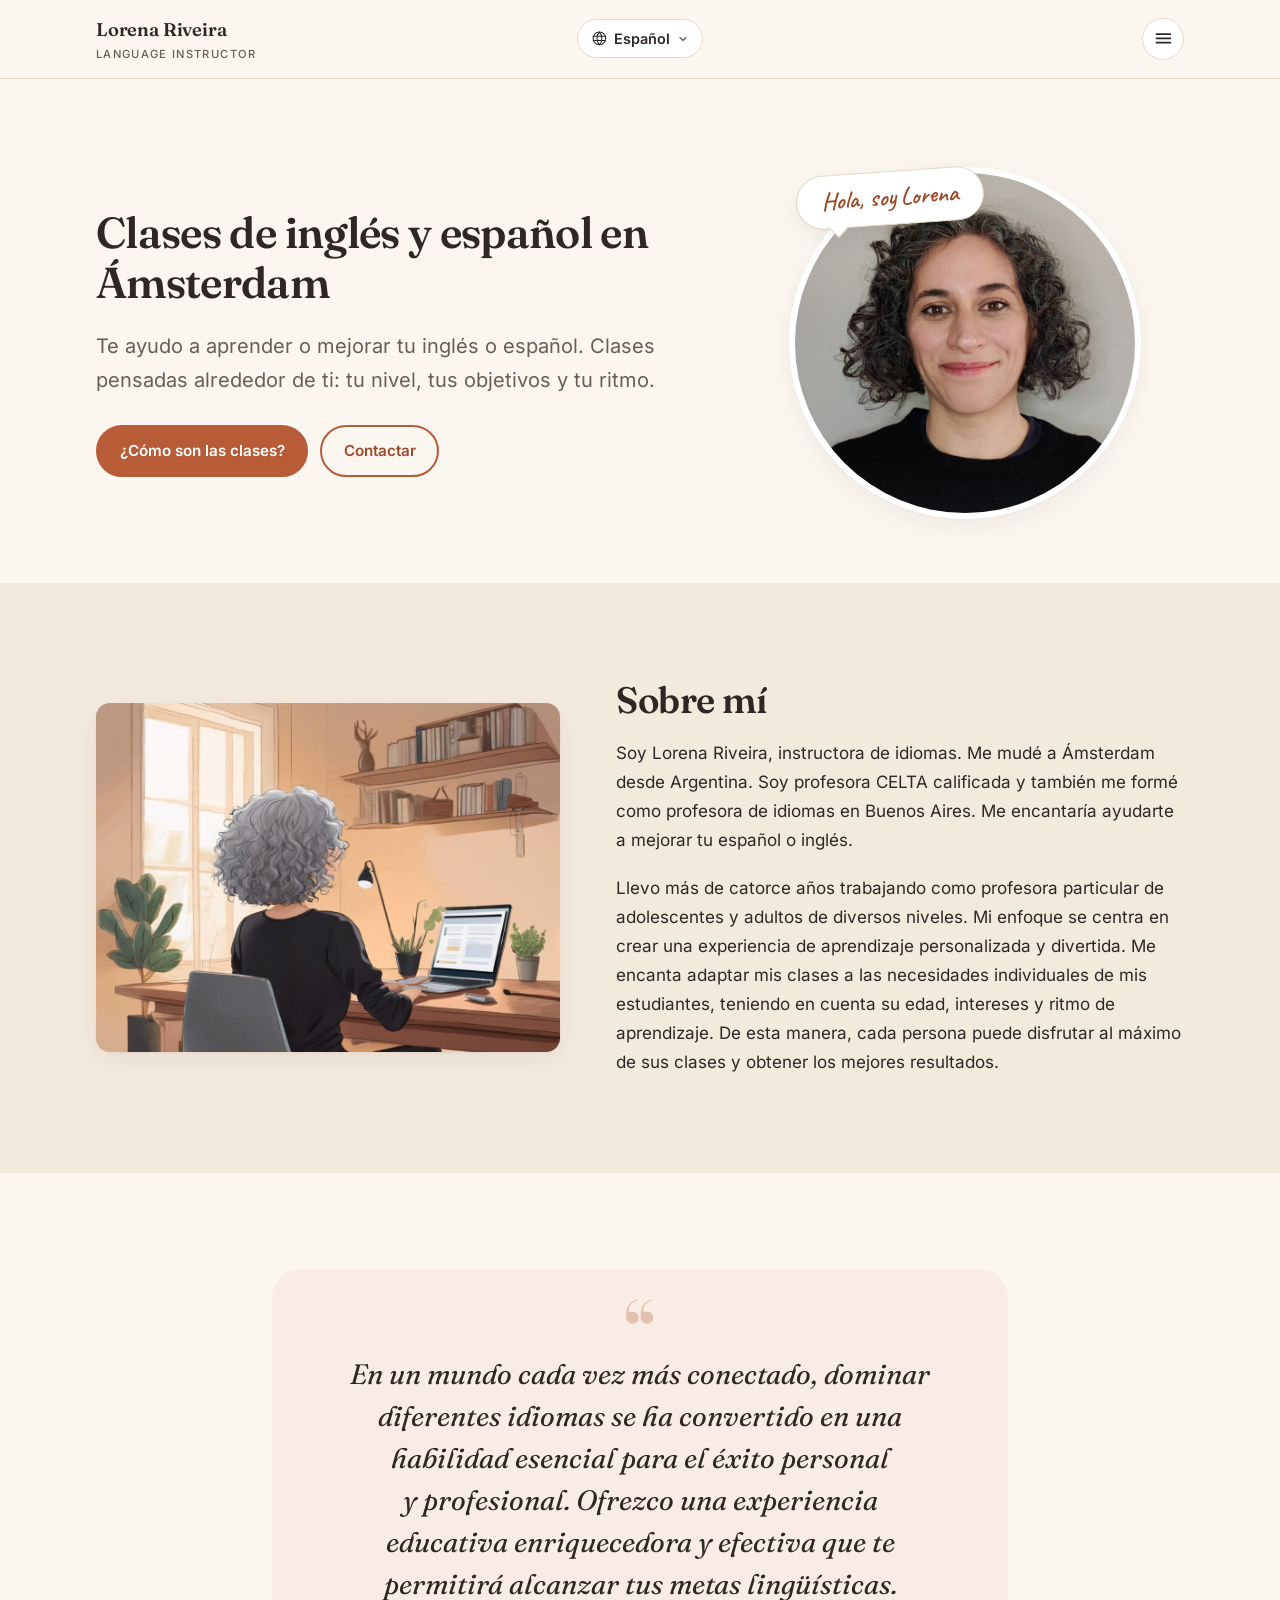
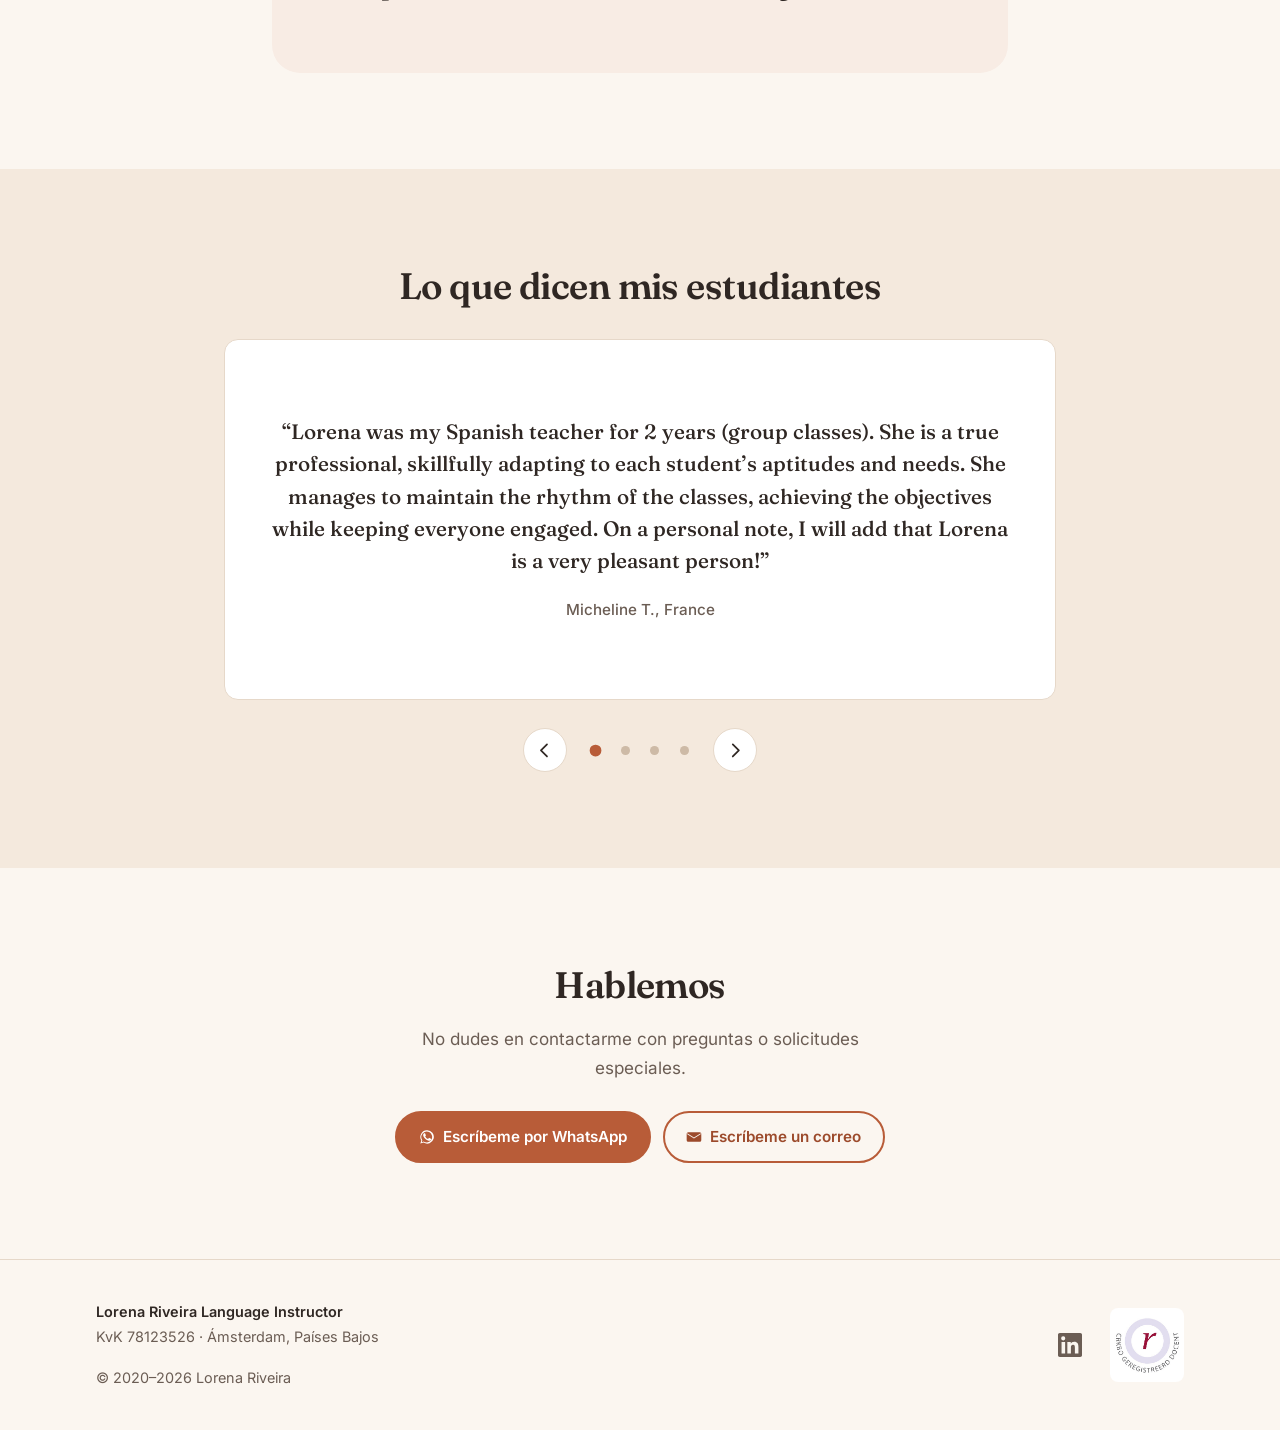
<file: index.html>
<!DOCTYPE html>
<html lang="es">
<head>
<meta charset="utf-8">
<meta name="viewport" content="width=device-width, initial-scale=1">
<title>Lorena Riveira — Clases de inglés y español en Ámsterdam</title>
<meta name="description" content="Clases de inglés y español, individuales y grupales, presenciales y online. Profesora CELTA con más de catorce años de experiencia con adolescentes y adultos.">
<link rel="canonical" href="https://lorenariveira.com/">
<link rel="alternate" hreflang="es" href="https://lorenariveira.com/">
<link rel="alternate" hreflang="en" href="https://lorenariveira.com/en/">
<link rel="alternate" hreflang="x-default" href="https://lorenariveira.com/">
<meta property="og:title" content="Lorena Riveira — Clases de inglés y español">
<meta property="og:description" content="Clases individuales y grupales, presenciales y online, adaptadas a tus necesidades.">
<meta property="og:image" content="https://lorenariveira.com/assets/img/lorena-retrato.jpg">
<meta property="og:type" content="website">
<meta property="og:locale" content="es_ES">

<link rel="stylesheet" href="assets/css/style.css">
<script type="application/ld+json">
{
  "@context": "https://schema.org",
  "@graph": [
    {
      "@type": "WebSite",
      "@id": "https://lorenariveira.com/#sitio",
      "url": "https://lorenariveira.com/",
      "name": "Lorena Riveira — Language Instructor",
      "inLanguage": "es",
      "publisher": {
        "@id": "https://lorenariveira.com/#lorena"
      }
    },
    {
      "@type": "Person",
      "@id": "https://lorenariveira.com/#lorena",
      "name": "Lorena Riveira",
      "jobTitle": "Profesora de idiomas",
      "description": "Profesora de inglés y español en Ámsterdam, con más de catorce años de experiencia con adolescentes y adultos.",
      "url": "https://lorenariveira.com/",
      "image": "https://lorenariveira.com/assets/img/lorena-retrato.jpg",
      "email": "info@lorenariveira.com",
      "sameAs": [
        "https://www.linkedin.com/in/lorenariveira"
      ],
      "knowsLanguage": [
        {
          "@type": "Language",
          "name": "Español",
          "alternateName": "es"
        },
        {
          "@type": "Language",
          "name": "Inglés",
          "alternateName": "en"
        }
      ],
      "hasCredential": {
        "@type": "EducationalOccupationalCredential",
        "credentialCategory": "certificate",
        "name": "CELTA — Certificate in Teaching English to Speakers of Other Languages"
      },
      "address": {
        "@type": "PostalAddress",
        "addressLocality": "Ámsterdam",
        "addressCountry": "NL"
      },
      "worksFor": {
        "@id": "https://lorenariveira.com/#negocio"
      }
    },
    {
      "@type": "Organization",
      "@id": "https://lorenariveira.com/#negocio",
      "name": "Lorena Riveira Language Instructor",
      "url": "https://lorenariveira.com/",
      "email": "info@lorenariveira.com",
      "founder": {
        "@id": "https://lorenariveira.com/#lorena"
      },
      "identifier": [
        {
          "@type": "PropertyValue",
          "name": "KvK",
          "value": "78123526"
        }
      ],
      "address": {
        "@type": "PostalAddress",
        "addressLocality": "Ámsterdam",
        "addressCountry": "NL"
      },
      "areaServed": [
        {
          "@type": "City",
          "name": "Ámsterdam"
        },
        {
          "@type": "Country",
          "name": "Países Bajos"
        }
      ]
    },
    {
      "@type": "Service",
      "@id": "https://lorenariveira.com/#clases",
      "name": "Clases de inglés y español",
      "serviceType": "Clases particulares de idiomas",
      "description": "Clases individuales y grupales de inglés y español, presenciales en Ámsterdam u online, con programas personalizados.",
      "url": "https://lorenariveira.com/clases.html",
      "provider": {
        "@id": "https://lorenariveira.com/#lorena"
      },
      "areaServed": [
        {
          "@type": "City",
          "name": "Ámsterdam"
        }
      ],
      "availableLanguage": [
        {
          "@type": "Language",
          "name": "Español",
          "alternateName": "es"
        },
        {
          "@type": "Language",
          "name": "Inglés",
          "alternateName": "en"
        }
      ],
      "audience": {
        "@type": "Audience",
        "audienceType": "Adolescentes y adultos"
      },
      "offers": [
        {
          "@type": "Offer",
          "name": "Clase de prueba",
          "description": "Sesión de 20 minutos: entrevista para determinar nivel y objetivos, más una actividad oral breve.",
          "price": 0,
          "priceCurrency": "EUR"
        }
      ]
    }
  ]
}
</script>
</head>
<body>

<a class="saltar" href="#contenido">Saltar al contenido</a>

<header class="cabecera">
  <div class="contenedor cabecera__inner">
    <a class="marca" href="index.html">Lorena Riveira<span>Language Instructor</span></a>

    <details class="idiomas">
      <summary class="idiomas__actual" title="Idioma / Language">
        <svg class="idiomas__globo" viewBox="0 0 24 24" fill="none" stroke="currentColor" stroke-width="1.5" stroke-linecap="round" stroke-linejoin="round" aria-hidden="true">
          <circle cx="12" cy="12" r="9"/>
          <path d="M3.2 9h17.6M3.2 15h17.6"/>
          <path d="M12 3c2.3 2.4 3.5 5.4 3.5 9s-1.2 6.6-3.5 9c-2.3-2.4-3.5-5.4-3.5-9S9.7 5.4 12 3z"/>
        </svg>
        <span class="idiomas__nombre">Español</span>
        <svg class="idiomas__flecha" viewBox="0 0 24 24" fill="none" stroke="currentColor" stroke-width="2.5" stroke-linecap="round" stroke-linejoin="round" aria-hidden="true">
          <path d="M6 9l6 6 6-6"/>
        </svg>
      </summary>
      <ul class="idiomas__menu">
        <li><a href="index.html" lang="es" hreflang="es" aria-current="page">Español</a></li>
        <li><a href="en/" lang="en" hreflang="en">English</a></li>
      </ul>
    </details>

    <details class="menu">
      <summary class="menu__boton">
        <svg class="menu__abrir" viewBox="0 0 24 24" fill="none" stroke="currentColor" stroke-width="2" stroke-linecap="round" aria-hidden="true">
          <path d="M4 7h16M4 12h16M4 17h16"/>
        </svg>
        <svg class="menu__cerrar" viewBox="0 0 24 24" fill="none" stroke="currentColor" stroke-width="2" stroke-linecap="round" aria-hidden="true">
          <path d="M6 6l12 12M18 6L6 18"/>
        </svg>
        <span class="oculto">Menú</span>
      </summary>
      <nav class="nav" aria-label="Navegación principal">
        <a href="index.html" aria-current="page">Inicio</a>
        <a href="clases.html">¿Cómo son las clases?</a>
        <a href="clases.html#prueba">Clase de prueba</a>
        <a href="#contacto">Contacto</a>
      </nav>
    </details>
  </div>
</header>

<main id="contenido">

  <section class="portada">
    <div class="contenedor portada__grid">
      <div class="portada__texto">
        <h1>Clases de inglés y español en Ámsterdam</h1>
        <p class="portada__entradilla">Te ayudo a aprender o mejorar tu inglés o español. Clases pensadas alrededor de ti: tu nivel, tus objetivos y tu ritmo.</p>
        <div class="portada__acciones">
          <a class="boton" href="clases.html">¿Cómo son las clases?</a>
          <a class="boton boton--fantasma" href="#contacto">Contactar</a>
        </div>
      </div>
      <div class="portada__retrato">
        <p class="portada__saludo">Hola, soy Lorena</p>
        <img class="retrato" src="assets/img/lorena-retrato.jpg" width="800" height="800"
             alt="Retrato de Lorena Riveira">
      </div>
    </div>
  </section>

  <section class="seccion seccion--alt" aria-labelledby="info">
    <div class="contenedor sobre__grid">
      <img class="sobre__imagen" src="assets/img/clases-ilustracion.jpg" width="1024" height="768"
           alt="Ilustración de Lorena dando clase desde su escritorio, frente al ordenador">
      <div>
        <h2 id="info">Sobre mí</h2>
        <p>Soy Lorena Riveira, instructora de idiomas. Me mudé a Ámsterdam desde Argentina. Soy profesora CELTA calificada y también me formé como profesora de idiomas en Buenos Aires. Me encantaría ayudarte a mejorar tu español o inglés.</p>
        <p>Llevo más de catorce años trabajando como profesora particular de adolescentes y adultos de diversos niveles. Mi enfoque se centra en crear una experiencia de aprendizaje personalizada y divertida. Me encanta adaptar mis clases a las necesidades individuales de mis estudiantes, teniendo en cuenta su edad, intereses y ritmo de aprendizaje. De esta manera, cada persona puede disfrutar al máximo de sus clases y obtener los mejores resultados.</p>
      </div>
    </div>
  </section>

  <section class="seccion">
    <div class="contenedor">
      <p class="destacado">En un mundo cada vez más conectado, dominar diferentes idiomas se ha convertido en una habilidad esencial para el éxito personal y profesional. Ofrezco una experiencia educativa enriquecedora y efectiva que te permitirá alcanzar tus metas lingüísticas.</p>
    </div>
  </section>

  <section class="seccion seccion--alt" aria-labelledby="testimonios">
    <div class="contenedor">
      <h2 id="testimonios" class="titulo-centrado">Lo que dicen mis estudiantes</h2>

      <div class="carrusel" data-carrusel role="group"
           aria-roledescription="carrusel" aria-label="Testimonios de estudiantes">
        <div class="carrusel__ventana">
          <ul class="carrusel__pista" data-pista>

            <li class="carrusel__slide">
              <figure class="testimonio">
                <blockquote lang="en">Lorena was my Spanish teacher for 2 years (group classes). She is a true professional, skillfully adapting to each student’s aptitudes and needs. She manages to maintain the rhythm of the classes, achieving the objectives while keeping everyone engaged. On a personal note, I will add that Lorena is a very pleasant person!</blockquote>
                <figcaption>Micheline T., France</figcaption>
              </figure>
            </li>

            <li class="carrusel__slide">
              <figure class="testimonio">
                <blockquote>Cinco minutos me llevó darme cuenta que era LA profe de inglés que estaba buscando. Tomo clases con Lorena hace un poco más de 3 años y fue la mejor decisión que pude haber tomado. Volví de un viaje que me hizo dar cuenta que necesitaba reforzar y re-aprender el inglés básico que había aprendido en la escuela. Paciencia, compromiso y dedicación son las palabras que la describen a Lorena como la mejor profe que vas a conocer. ¡¡Gracias Lorena!!</blockquote>
                <figcaption>Gabriela T., Argentina</figcaption>
              </figure>
            </li>

            <li class="carrusel__slide">
              <figure class="testimonio">
                <blockquote lang="en">Lorena helped me overcome the barrier of understanding English to finally be able to speak it with confidence. Her classes are dynamic, entertaining, and she always prepared the classes according to my interests. For several years I studied English, but I'm certain that it was with Lorena's classes that I gained confidence while I never got bored. I totally recommend her.</blockquote>
                <figcaption>Evelyn L., Netherlands</figcaption>
              </figure>
            </li>

            <li class="carrusel__slide">
              <figure class="testimonio">
                <blockquote lang="en">My experience with Lorena as an English teacher was excellent. She is a great teacher: responsible, flexible, observant and innovative. In her classes she always looked for the way to integrate methodologies and pedagogical tools that adapt to my needs. It was a great learning experience!</blockquote>
                <figcaption>Juan G., Argentina</figcaption>
              </figure>
            </li>

          </ul>
        </div>

        <div class="carrusel__controles">
          <button class="carrusel__flecha" type="button" data-anterior aria-label="Testimonio anterior">
            <svg viewBox="0 0 24 24" aria-hidden="true"><path d="M15 5l-7 7 7 7" fill="none" stroke="currentColor" stroke-width="2" stroke-linecap="round" stroke-linejoin="round"/></svg>
          </button>
          <div class="carrusel__puntos" data-puntos></div>
          <button class="carrusel__flecha" type="button" data-siguiente aria-label="Testimonio siguiente">
            <svg viewBox="0 0 24 24" aria-hidden="true"><path d="M9 5l7 7-7 7" fill="none" stroke="currentColor" stroke-width="2" stroke-linecap="round" stroke-linejoin="round"/></svg>
          </button>
        </div>
      </div>
    </div>
  </section>

  <section class="seccion contacto" id="contacto" aria-labelledby="contacto-titulo">
    <div class="contenedor">
      <h2 id="contacto-titulo">Hablemos</h2>
      <p>No dudes en contactarme con preguntas o solicitudes especiales.</p>
      <div class="contacto__acciones">
        <a class="boton" href="https://wa.me/qr/J2IYGOXS4OORE1" target="_blank" rel="noopener">
          <svg viewBox="0 0 24 24" aria-hidden="true"><path d="M17.5 14.4c-.3-.2-1.7-.9-2-1-.3-.1-.5-.1-.7.2-.2.3-.7.9-.9 1.1-.2.2-.3.2-.6.1-.3-.2-1.2-.5-2.3-1.4-.9-.8-1.4-1.7-1.6-2-.2-.3 0-.5.1-.6l.5-.6c.1-.2.2-.3.3-.5 0-.2 0-.4 0-.5 0-.2-.7-1.6-.9-2.2-.2-.6-.5-.5-.7-.5h-.6c-.2 0-.5.1-.8.4-.3.3-1 1-1 2.5s1.1 2.9 1.2 3.1c.2.2 2.1 3.2 5.1 4.5.7.3 1.3.5 1.7.6.7.2 1.4.2 1.9.1.6-.1 1.7-.7 2-1.4.2-.7.2-1.3.2-1.4-.1-.1-.3-.2-.6-.3zM12 2A10 10 0 0 0 3.5 17.2L2 22l4.9-1.6A10 10 0 1 0 12 2zm0 18.2c-1.6 0-3.2-.4-4.5-1.2l-.3-.2-3 1 .8-2.9-.2-.3A8.2 8.2 0 1 1 12 20.2z"/></svg>
          Escríbeme por WhatsApp
        </a>
        <a class="boton boton--fantasma" href="mailto:info@lorenariveira.com?subject=Contacto%20desde%20lorenariveira.com" target="_blank" rel="noopener">
          <svg viewBox="0 0 24 24" aria-hidden="true"><path fill-rule="evenodd" d="M3.4 4.8h17.2A2.4 2.4 0 0 1 23 7.2v9.6a2.4 2.4 0 0 1-2.4 2.4H3.4A2.4 2.4 0 0 1 1 16.8V7.2a2.4 2.4 0 0 1 2.4-2.4zM1.9 7.9l10.1 6.3 10.1-6.3V6.3L12 12.6 1.9 6.3z"/></svg>
          Escríbeme un correo
        </a>
      </div>
    </div>
  </section>

</main>

<footer class="pie">
  <div class="contenedor pie__inner">
    <div>
      <p><strong>Lorena Riveira Language Instructor</strong><br>
      KvK 78123526 · Ámsterdam, Países Bajos</p>
      <p>© 2020–2026 Lorena Riveira</p>
    </div>
    <div class="pie__marcas">
      <a class="pie__social" href="https://www.linkedin.com/in/lorenariveira"
         target="_blank" rel="noopener" aria-label="Perfil de Lorena Riveira en LinkedIn">
        <svg viewBox="0 0 24 24" fill="currentColor" aria-hidden="true">
          <path d="M20.45 20.45h-3.56v-5.57c0-1.33-.03-3.04-1.85-3.04-1.86 0-2.14 1.45-2.14 2.94v5.67H9.35V9h3.41v1.56h.05c.47-.9 1.63-1.85 3.36-1.85 3.59 0 4.26 2.37 4.26 5.45v6.29zM5.34 7.43a2.07 2.07 0 1 1 0-4.13 2.07 2.07 0 0 1 0 4.13zM7.12 20.45H3.55V9h3.57v11.45zM22.22 0H1.77C.79 0 0 .77 0 1.72v20.56C0 23.23.79 24 1.77 24h20.45c.98 0 1.78-.77 1.78-1.72V1.72C24 .77 23.2 0 22.22 0z"/>
        </svg>
      </a>
      <img class="pie__sello" src="assets/img/crkbo.jpg" width="283" height="283"
           alt="Sello de registro CRKBO como docente acreditada">
    </div>
  </div>
</footer>

<script src="assets/js/menu.js" defer></script>
<script src="assets/js/revelar.js" defer></script>
<script src="assets/js/carrusel.js" defer></script>
</body>
</html>
</file>
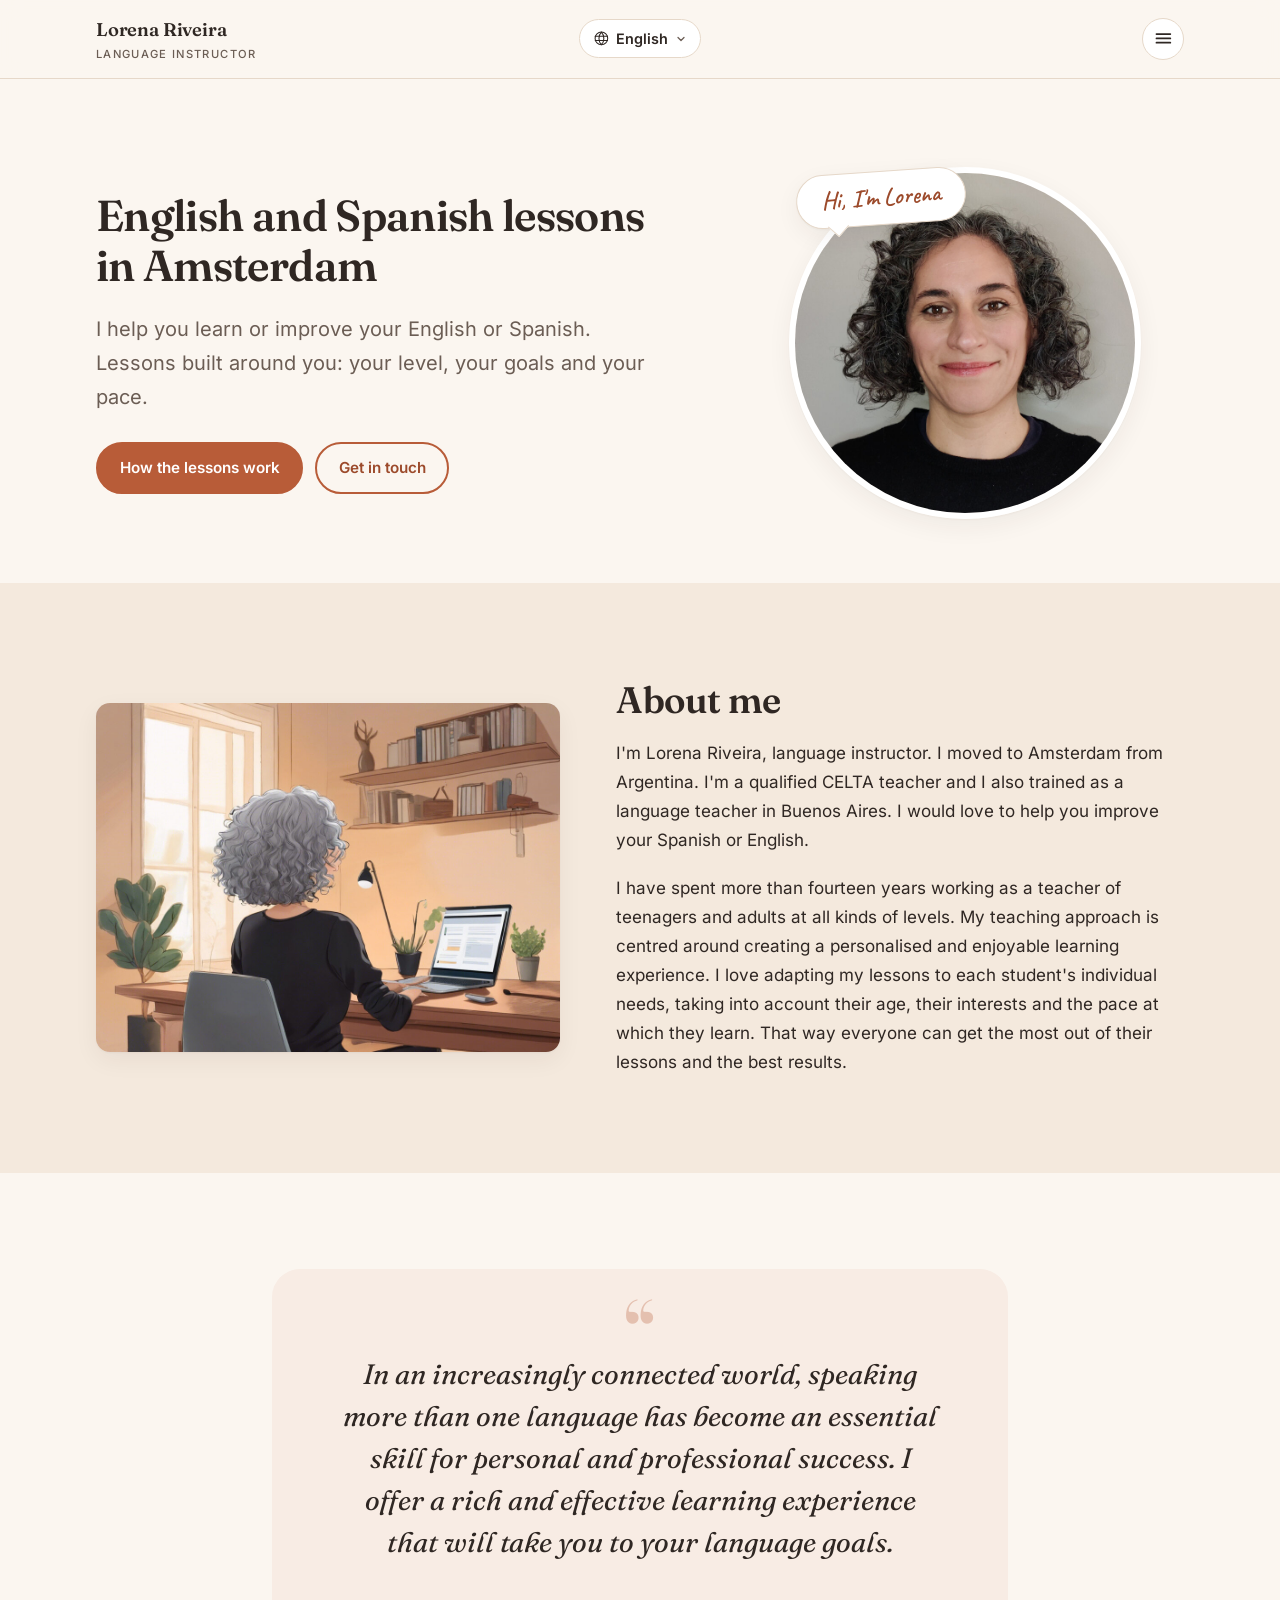
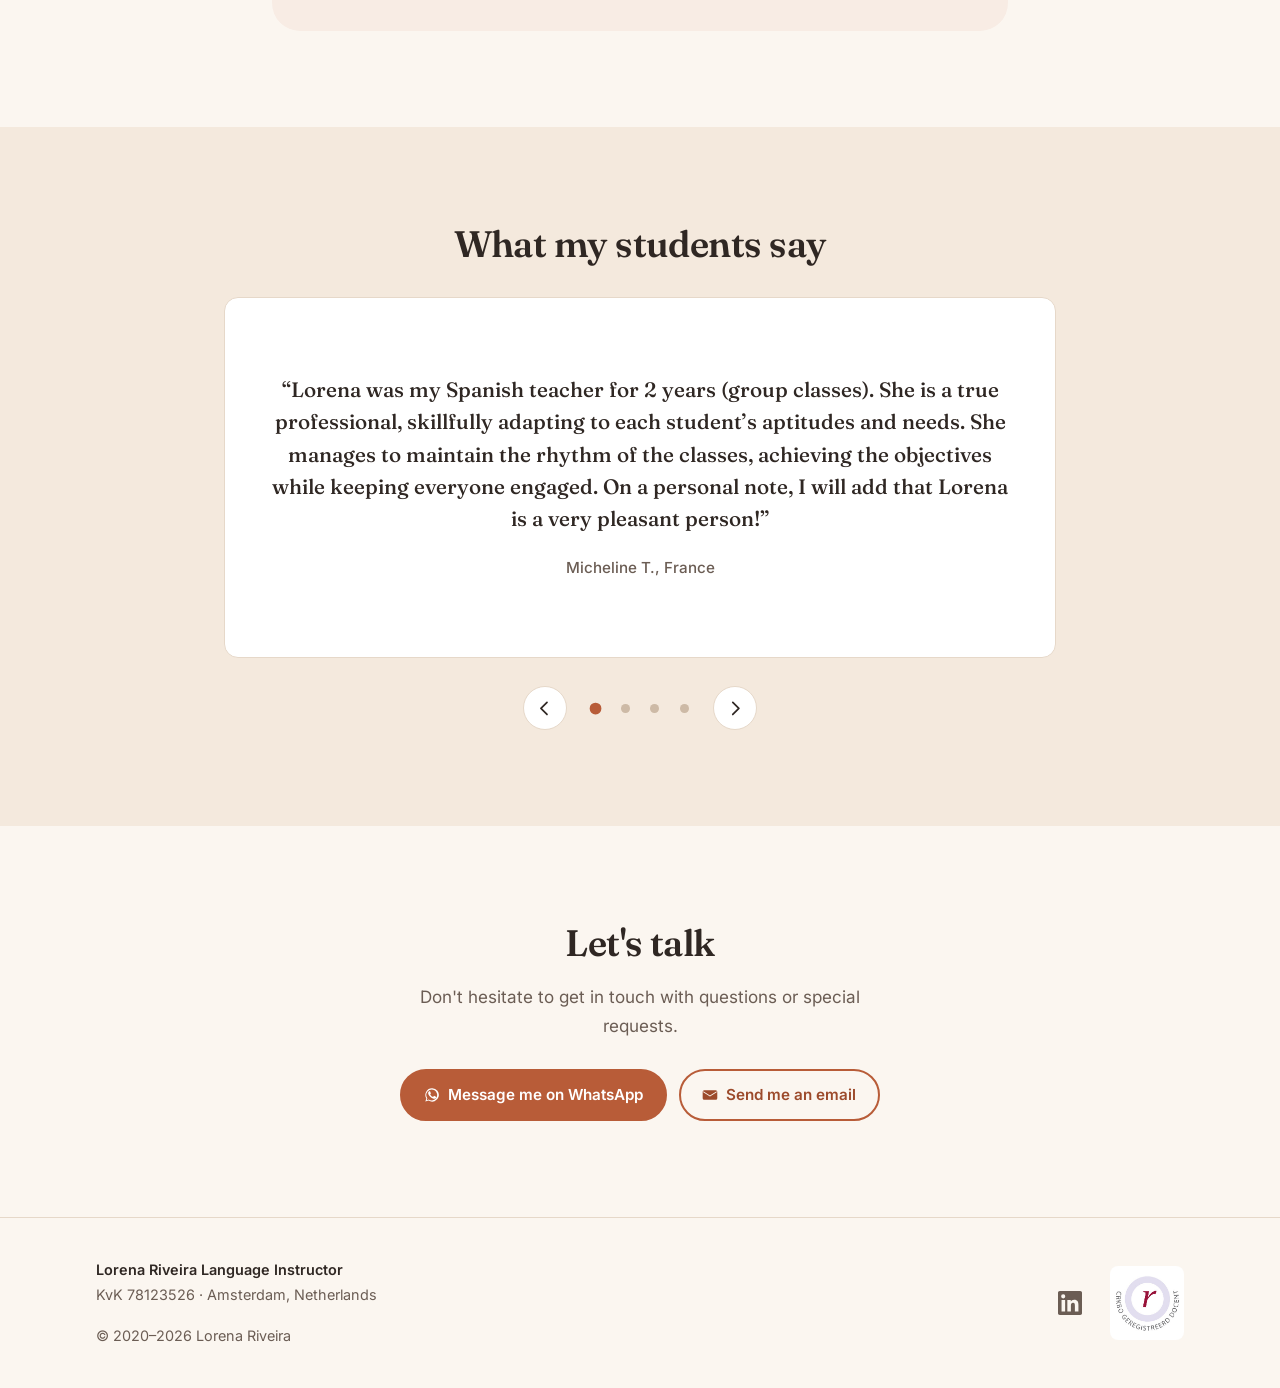
<file: en/index.html>
<!DOCTYPE html>
<html lang="en">
<head>
<meta charset="utf-8">
<meta name="viewport" content="width=device-width, initial-scale=1">
<title>Lorena Riveira — English and Spanish lessons in Amsterdam</title>
<meta name="description" content="English and Spanish lessons, one-to-one and in groups, in person and online. CELTA-qualified teacher with more than fourteen years of experience with teenagers and adults.">
<link rel="canonical" href="https://lorenariveira.com/en/">
<link rel="alternate" hreflang="es" href="https://lorenariveira.com/">
<link rel="alternate" hreflang="en" href="https://lorenariveira.com/en/">
<link rel="alternate" hreflang="x-default" href="https://lorenariveira.com/">
<meta property="og:title" content="Lorena Riveira — English and Spanish lessons">
<meta property="og:description" content="One-to-one and group lessons, in person and online, built around what you need.">
<meta property="og:image" content="https://lorenariveira.com/assets/img/lorena-retrato.jpg">
<meta property="og:type" content="website">
<meta property="og:locale" content="en_GB">

<link rel="stylesheet" href="../assets/css/style.css">
<script type="application/ld+json">
{
  "@context": "https://schema.org",
  "@graph": [
    {
      "@type": "WebSite",
      "@id": "https://lorenariveira.com/#sitio",
      "url": "https://lorenariveira.com/en/",
      "name": "Lorena Riveira — Language Instructor",
      "inLanguage": "en",
      "publisher": {
        "@id": "https://lorenariveira.com/#lorena"
      }
    },
    {
      "@type": "Person",
      "@id": "https://lorenariveira.com/#lorena",
      "name": "Lorena Riveira",
      "jobTitle": "Language teacher",
      "description": "English and Spanish teacher in Amsterdam, with more than fourteen years of experience with teenagers and adults.",
      "url": "https://lorenariveira.com/en/",
      "image": "https://lorenariveira.com/assets/img/lorena-retrato.jpg",
      "email": "info@lorenariveira.com",
      "sameAs": [
        "https://www.linkedin.com/in/lorenariveira"
      ],
      "knowsLanguage": [
        {
          "@type": "Language",
          "name": "Spanish",
          "alternateName": "es"
        },
        {
          "@type": "Language",
          "name": "English",
          "alternateName": "en"
        }
      ],
      "hasCredential": {
        "@type": "EducationalOccupationalCredential",
        "credentialCategory": "certificate",
        "name": "CELTA — Certificate in Teaching English to Speakers of Other Languages"
      },
      "address": {
        "@type": "PostalAddress",
        "addressLocality": "Amsterdam",
        "addressCountry": "NL"
      },
      "worksFor": {
        "@id": "https://lorenariveira.com/#negocio"
      }
    },
    {
      "@type": "Organization",
      "@id": "https://lorenariveira.com/#negocio",
      "name": "Lorena Riveira Language Instructor",
      "url": "https://lorenariveira.com/en/",
      "email": "info@lorenariveira.com",
      "founder": {
        "@id": "https://lorenariveira.com/#lorena"
      },
      "identifier": [
        {
          "@type": "PropertyValue",
          "name": "KvK",
          "value": "78123526"
        }
      ],
      "address": {
        "@type": "PostalAddress",
        "addressLocality": "Amsterdam",
        "addressCountry": "NL"
      },
      "areaServed": [
        {
          "@type": "City",
          "name": "Amsterdam"
        },
        {
          "@type": "Country",
          "name": "Netherlands"
        }
      ]
    },
    {
      "@type": "Service",
      "@id": "https://lorenariveira.com/#clases",
      "name": "English and Spanish lessons",
      "serviceType": "Private language lessons",
      "description": "One-to-one and group lessons in English and Spanish, in person in Amsterdam or online, with personalised programmes.",
      "url": "https://lorenariveira.com/en/lessons.html",
      "provider": {
        "@id": "https://lorenariveira.com/#lorena"
      },
      "areaServed": [
        {
          "@type": "City",
          "name": "Amsterdam"
        }
      ],
      "availableLanguage": [
        {
          "@type": "Language",
          "name": "Spanish",
          "alternateName": "es"
        },
        {
          "@type": "Language",
          "name": "English",
          "alternateName": "en"
        }
      ],
      "audience": {
        "@type": "Audience",
        "audienceType": "Teenagers and adults"
      },
      "offers": [
        {
          "@type": "Offer",
          "name": "Trial lesson",
          "description": "A 20-minute session: a short interview to work out your level and your goals, plus a brief speaking activity.",
          "price": 0,
          "priceCurrency": "EUR"
        }
      ]
    }
  ]
}
</script>
</head>
<body>

<a class="saltar" href="#contenido">Skip to content</a>

<header class="cabecera">
  <div class="contenedor cabecera__inner">
    <a class="marca" href="index.html">Lorena Riveira<span>Language Instructor</span></a>

    <details class="idiomas">
      <summary class="idiomas__actual" title="Language / Idioma">
        <svg class="idiomas__globo" viewBox="0 0 24 24" fill="none" stroke="currentColor" stroke-width="1.5" stroke-linecap="round" stroke-linejoin="round" aria-hidden="true">
          <circle cx="12" cy="12" r="9"/>
          <path d="M3.2 9h17.6M3.2 15h17.6"/>
          <path d="M12 3c2.3 2.4 3.5 5.4 3.5 9s-1.2 6.6-3.5 9c-2.3-2.4-3.5-5.4-3.5-9S9.7 5.4 12 3z"/>
        </svg>
        <span class="idiomas__nombre">English</span>
        <svg class="idiomas__flecha" viewBox="0 0 24 24" fill="none" stroke="currentColor" stroke-width="2.5" stroke-linecap="round" stroke-linejoin="round" aria-hidden="true">
          <path d="M6 9l6 6 6-6"/>
        </svg>
      </summary>
      <ul class="idiomas__menu">
        <li><a href="../" lang="es" hreflang="es">Español</a></li>
        <li><a href="index.html" lang="en" hreflang="en" aria-current="page">English</a></li>
      </ul>
    </details>

    <details class="menu">
      <summary class="menu__boton">
        <svg class="menu__abrir" viewBox="0 0 24 24" fill="none" stroke="currentColor" stroke-width="2" stroke-linecap="round" aria-hidden="true">
          <path d="M4 7h16M4 12h16M4 17h16"/>
        </svg>
        <svg class="menu__cerrar" viewBox="0 0 24 24" fill="none" stroke="currentColor" stroke-width="2" stroke-linecap="round" aria-hidden="true">
          <path d="M6 6l12 12M18 6L6 18"/>
        </svg>
        <span class="oculto">Menu</span>
      </summary>
      <nav class="nav" aria-label="Main navigation">
        <a href="index.html" aria-current="page">Home</a>
        <a href="lessons.html">How the lessons work</a>
        <a href="lessons.html#prueba">Trial lesson</a>
        <a href="#contacto">Contact</a>
      </nav>
    </details>
  </div>
</header>

<main id="contenido">

  <section class="portada">
    <div class="contenedor portada__grid">
      <div class="portada__texto">
        <h1>English and Spanish lessons in Amsterdam</h1>
        <p class="portada__entradilla">I help you learn or improve your English or Spanish. Lessons built around you: your level, your goals and your pace.</p>
        <div class="portada__acciones">
          <a class="boton" href="lessons.html">How the lessons work</a>
          <a class="boton boton--fantasma" href="#contacto">Get in touch</a>
        </div>
      </div>
      <div class="portada__retrato">
        <p class="portada__saludo">Hi, I'm Lorena</p>
        <img class="retrato" src="../assets/img/lorena-retrato.jpg" width="800" height="800"
             alt="Portrait of Lorena Riveira">
      </div>
    </div>
  </section>

  <section class="seccion seccion--alt" aria-labelledby="info">
    <div class="contenedor sobre__grid">
      <img class="sobre__imagen" src="../assets/img/clases-ilustracion.jpg" width="1024" height="768"
           alt="Illustration of Lorena teaching from her desk, in front of the computer">
      <div>
        <h2 id="info">About me</h2>
        <p>I'm Lorena Riveira, language instructor. I moved to Amsterdam from Argentina. I'm a qualified CELTA teacher and I also trained as a language teacher in Buenos Aires. I would love to help you improve your Spanish or English.</p>
        <p>I have spent more than fourteen years working as a teacher of teenagers and adults at all kinds of levels. My teaching approach is centred around creating a personalised and enjoyable learning experience. I love adapting my lessons to each student's individual needs, taking into account their age, their interests and the pace at which they learn. That way everyone can get the most out of their lessons and the best results.</p>
      </div>
    </div>
  </section>

  <section class="seccion">
    <div class="contenedor">
      <p class="destacado">In an increasingly connected world, speaking more than one language has become an essential skill for personal and professional success. I offer a rich and effective learning experience that will take you to your language goals.</p>
    </div>
  </section>

  <section class="seccion seccion--alt" aria-labelledby="testimonios">
    <div class="contenedor">
      <h2 id="testimonios" class="titulo-centrado">What my students say</h2>

      <div class="carrusel" data-carrusel role="group"
           aria-roledescription="carousel" aria-label="Student testimonials">
        <div class="carrusel__ventana">
          <ul class="carrusel__pista" data-pista>

            <li class="carrusel__slide">
              <figure class="testimonio">
                <blockquote>Lorena was my Spanish teacher for 2 years (group classes). She is a true professional, skillfully adapting to each student’s aptitudes and needs. She manages to maintain the rhythm of the classes, achieving the objectives while keeping everyone engaged. On a personal note, I will add that Lorena is a very pleasant person!</blockquote>
                <figcaption>Micheline T., France</figcaption>
              </figure>
            </li>

            <li class="carrusel__slide">
              <figure class="testimonio">
                <blockquote lang="es">Cinco minutos me llevó darme cuenta que era LA profe de inglés que estaba buscando. Tomo clases con Lorena hace un poco más de 3 años y fue la mejor decisión que pude haber tomado. Volví de un viaje que me hizo dar cuenta que necesitaba reforzar y re-aprender el inglés básico que había aprendido en la escuela. Paciencia, compromiso y dedicación son las palabras que la describen a Lorena como la mejor profe que vas a conocer. ¡¡Gracias Lorena!!</blockquote>
                <figcaption>Gabriela T., Argentina</figcaption>
              </figure>
            </li>

            <li class="carrusel__slide">
              <figure class="testimonio">
                <blockquote>Lorena helped me overcome the barrier of understanding English to finally be able to speak it with confidence. Her classes are dynamic, entertaining, and she always prepared the classes according to my interests. For several years I studied English, but I'm certain that it was with Lorena's classes that I gained confidence while I never got bored. I totally recommend her.</blockquote>
                <figcaption>Evelyn L., Netherlands</figcaption>
              </figure>
            </li>

            <li class="carrusel__slide">
              <figure class="testimonio">
                <blockquote>My experience with Lorena as an English teacher was excellent. She is a great teacher: responsible, flexible, observant and innovative. In her classes she always looked for the way to integrate methodologies and pedagogical tools that adapt to my needs. It was a great learning experience!</blockquote>
                <figcaption>Juan G., Argentina</figcaption>
              </figure>
            </li>

          </ul>
        </div>

        <div class="carrusel__controles">
          <button class="carrusel__flecha" type="button" data-anterior aria-label="Previous testimonial">
            <svg viewBox="0 0 24 24" aria-hidden="true"><path d="M15 5l-7 7 7 7" fill="none" stroke="currentColor" stroke-width="2" stroke-linecap="round" stroke-linejoin="round"/></svg>
          </button>
          <div class="carrusel__puntos" data-puntos></div>
          <button class="carrusel__flecha" type="button" data-siguiente aria-label="Next testimonial">
            <svg viewBox="0 0 24 24" aria-hidden="true"><path d="M9 5l7 7-7 7" fill="none" stroke="currentColor" stroke-width="2" stroke-linecap="round" stroke-linejoin="round"/></svg>
          </button>
        </div>
      </div>
    </div>
  </section>

  <section class="seccion contacto" id="contacto" aria-labelledby="contacto-titulo">
    <div class="contenedor">
      <h2 id="contacto-titulo">Let's talk</h2>
      <p>Don't hesitate to get in touch with questions or special requests.</p>
      <div class="contacto__acciones">
        <a class="boton" href="https://wa.me/qr/J2IYGOXS4OORE1" target="_blank" rel="noopener">
          <svg viewBox="0 0 24 24" aria-hidden="true"><path d="M17.5 14.4c-.3-.2-1.7-.9-2-1-.3-.1-.5-.1-.7.2-.2.3-.7.9-.9 1.1-.2.2-.3.2-.6.1-.3-.2-1.2-.5-2.3-1.4-.9-.8-1.4-1.7-1.6-2-.2-.3 0-.5.1-.6l.5-.6c.1-.2.2-.3.3-.5 0-.2 0-.4 0-.5 0-.2-.7-1.6-.9-2.2-.2-.6-.5-.5-.7-.5h-.6c-.2 0-.5.1-.8.4-.3.3-1 1-1 2.5s1.1 2.9 1.2 3.1c.2.2 2.1 3.2 5.1 4.5.7.3 1.3.5 1.7.6.7.2 1.4.2 1.9.1.6-.1 1.7-.7 2-1.4.2-.7.2-1.3.2-1.4-.1-.1-.3-.2-.6-.3zM12 2A10 10 0 0 0 3.5 17.2L2 22l4.9-1.6A10 10 0 1 0 12 2zm0 18.2c-1.6 0-3.2-.4-4.5-1.2l-.3-.2-3 1 .8-2.9-.2-.3A8.2 8.2 0 1 1 12 20.2z"/></svg>
          Message me on WhatsApp
        </a>
        <a class="boton boton--fantasma" href="mailto:info@lorenariveira.com?subject=Contact%20from%20lorenariveira.com" target="_blank" rel="noopener">
          <svg viewBox="0 0 24 24" aria-hidden="true"><path fill-rule="evenodd" d="M3.4 4.8h17.2A2.4 2.4 0 0 1 23 7.2v9.6a2.4 2.4 0 0 1-2.4 2.4H3.4A2.4 2.4 0 0 1 1 16.8V7.2a2.4 2.4 0 0 1 2.4-2.4zM1.9 7.9l10.1 6.3 10.1-6.3V6.3L12 12.6 1.9 6.3z"/></svg>
          Send me an email
        </a>
      </div>
    </div>
  </section>

</main>

<footer class="pie">
  <div class="contenedor pie__inner">
    <div>
      <p><strong>Lorena Riveira Language Instructor</strong><br>
      KvK 78123526 · Amsterdam, Netherlands</p>
      <p>© 2020–2026 Lorena Riveira</p>
    </div>
    <div class="pie__marcas">
      <a class="pie__social" href="https://www.linkedin.com/in/lorenariveira"
         target="_blank" rel="noopener" aria-label="Lorena Riveira's LinkedIn profile">
        <svg viewBox="0 0 24 24" fill="currentColor" aria-hidden="true">
          <path d="M20.45 20.45h-3.56v-5.57c0-1.33-.03-3.04-1.85-3.04-1.86 0-2.14 1.45-2.14 2.94v5.67H9.35V9h3.41v1.56h.05c.47-.9 1.63-1.85 3.36-1.85 3.59 0 4.26 2.37 4.26 5.45v6.29zM5.34 7.43a2.07 2.07 0 1 1 0-4.13 2.07 2.07 0 0 1 0 4.13zM7.12 20.45H3.55V9h3.57v11.45zM22.22 0H1.77C.79 0 0 .77 0 1.72v20.56C0 23.23.79 24 1.77 24h20.45c.98 0 1.78-.77 1.78-1.72V1.72C24 .77 23.2 0 22.22 0z"/>
        </svg>
      </a>
      <img class="pie__sello" src="../assets/img/crkbo.jpg" width="283" height="283"
           alt="CRKBO registration seal as an accredited teacher">
    </div>
  </div>
</footer>

<script src="../assets/js/menu.js" defer></script>
<script src="../assets/js/revelar.js" defer></script>
<script src="../assets/js/carrusel.js" defer></script>
</body>
</html>
</file>
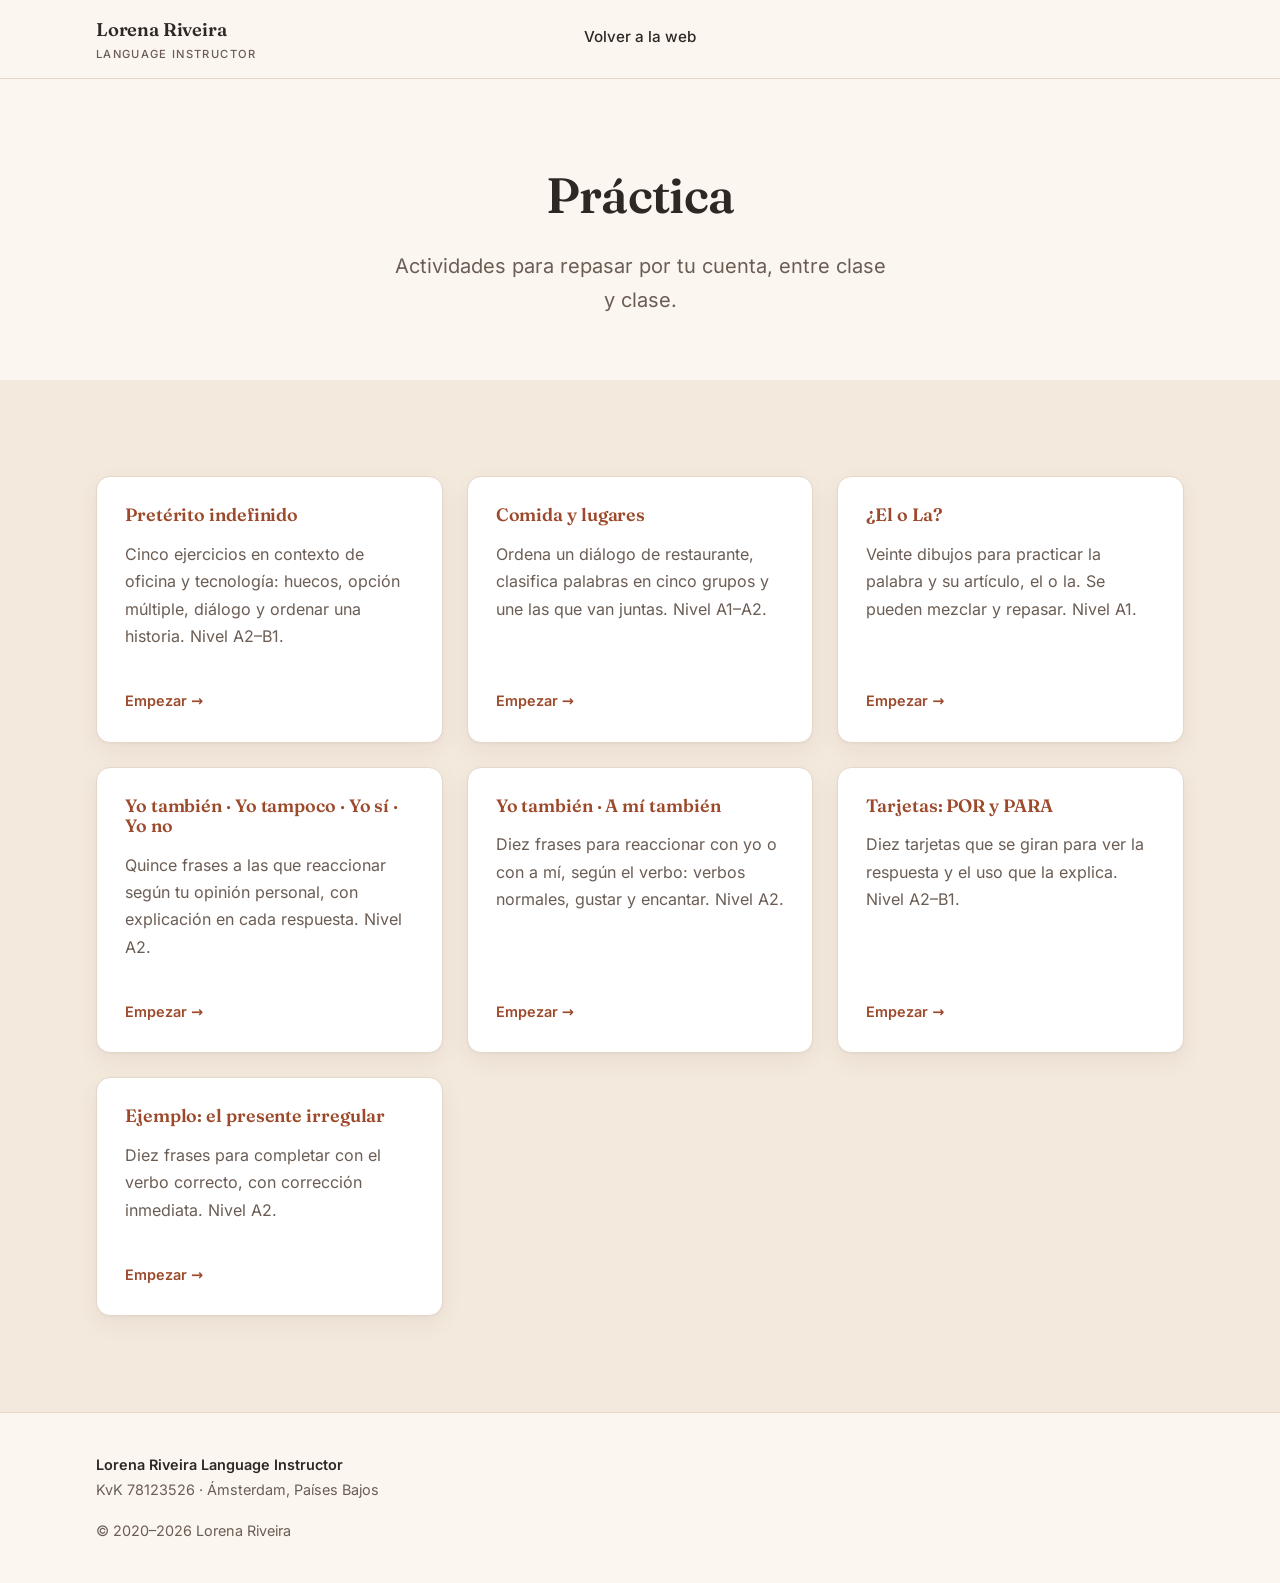
<file: practica/index.html>
<!DOCTYPE html>
<html lang="es">
<head>
<meta charset="utf-8">
<meta name="viewport" content="width=device-width, initial-scale=1">
<!-- Página no listada: no se enlaza desde el sitio y se pide a los buscadores
     que no la indexen. No es una página privada: quien tenga el enlace entra. -->
<meta name="robots" content="noindex, nofollow">
<title>Práctica — Lorena Riveira</title>
<meta name="description" content="Actividades interactivas para estudiantes de Lorena Riveira.">

<link rel="stylesheet" href="../assets/css/style.css">
</head>
<body>

<a class="saltar" href="#contenido">Saltar al contenido</a>

<header class="cabecera">
  <div class="contenedor cabecera__inner">
    <a class="marca" href="../index.html">Lorena Riveira<span>Language Instructor</span></a>
    <nav class="nav" aria-label="Navegación">
      <a href="../index.html">Volver a la web</a>
    </nav>
  </div>
</header>

<main id="contenido">

  <section class="portada portada--simple">
    <div class="contenedor">
      <div class="portada__texto">
        <h1>Práctica</h1>
        <p class="portada__entradilla">Actividades para repasar por tu cuenta, entre clase y clase.</p>
      </div>
    </div>
  </section>

  <section class="seccion seccion--alt">
    <div class="contenedor">
      <ul class="tarjetas">

        <li>
          <a class="tarjeta actividad" href="preterito-indefinido.html">
            <h3>Pretérito indefinido</h3>
            <p>Cinco ejercicios en contexto de oficina y tecnología: huecos, opción múltiple, diálogo y ordenar una historia. Nivel A2–B1.</p>
            <span class="actividad__ir">Empezar</span>
          </a>
        </li>

        <li>
          <a class="tarjeta actividad" href="comida-y-lugares.html">
            <h3>Comida y lugares</h3>
            <p>Ordena un diálogo de restaurante, clasifica palabras en cinco grupos y une las que van juntas. Nivel A1–A2.</p>
            <span class="actividad__ir">Empezar</span>
          </a>
        </li>

        <li>
          <a class="tarjeta actividad" href="el-o-la.html">
            <h3>¿El o La?</h3>
            <p>Veinte dibujos para practicar la palabra y su artículo, el o la. Se pueden mezclar y repasar. Nivel A1.</p>
            <span class="actividad__ir">Empezar</span>
          </a>
        </li>

        <li>
          <a class="tarjeta actividad" href="yo-tambien-yo-tampoco.html">
            <h3>Yo también · Yo tampoco · Yo sí · Yo no</h3>
            <p>Quince frases a las que reaccionar según tu opinión personal, con explicación en cada respuesta. Nivel A2.</p>
            <span class="actividad__ir">Empezar</span>
          </a>
        </li>

        <li>
          <a class="tarjeta actividad" href="yo-tambien-a-mi-tambien.html">
            <h3>Yo también · A mí también</h3>
            <p>Diez frases para reaccionar con yo o con a mí, según el verbo: verbos normales, gustar y encantar. Nivel A2.</p>
            <span class="actividad__ir">Empezar</span>
          </a>
        </li>

        <li>
          <a class="tarjeta actividad" href="por-y-para.html">
            <h3>Tarjetas: POR y PARA</h3>
            <p>Diez tarjetas que se giran para ver la respuesta y el uso que la explica. Nivel A2–B1.</p>
            <span class="actividad__ir">Empezar</span>
          </a>
        </li>

        <li>
          <a class="tarjeta actividad" href="ejemplo.html">
            <h3>Ejemplo: el presente irregular</h3>
            <p>Diez frases para completar con el verbo correcto, con corrección inmediata. Nivel A2.</p>
            <span class="actividad__ir">Empezar</span>
          </a>
        </li>

      </ul>
    </div>
  </section>

</main>

<footer class="pie">
  <div class="contenedor pie__inner">
    <div>
      <p><strong>Lorena Riveira Language Instructor</strong><br>
      KvK 78123526 · Ámsterdam, Países Bajos</p>
      <p>© 2020–2026 Lorena Riveira</p>
    </div>
  </div>
</footer>

<script src="../assets/js/revelar.js" defer></script>
</body>
</html>
</file>
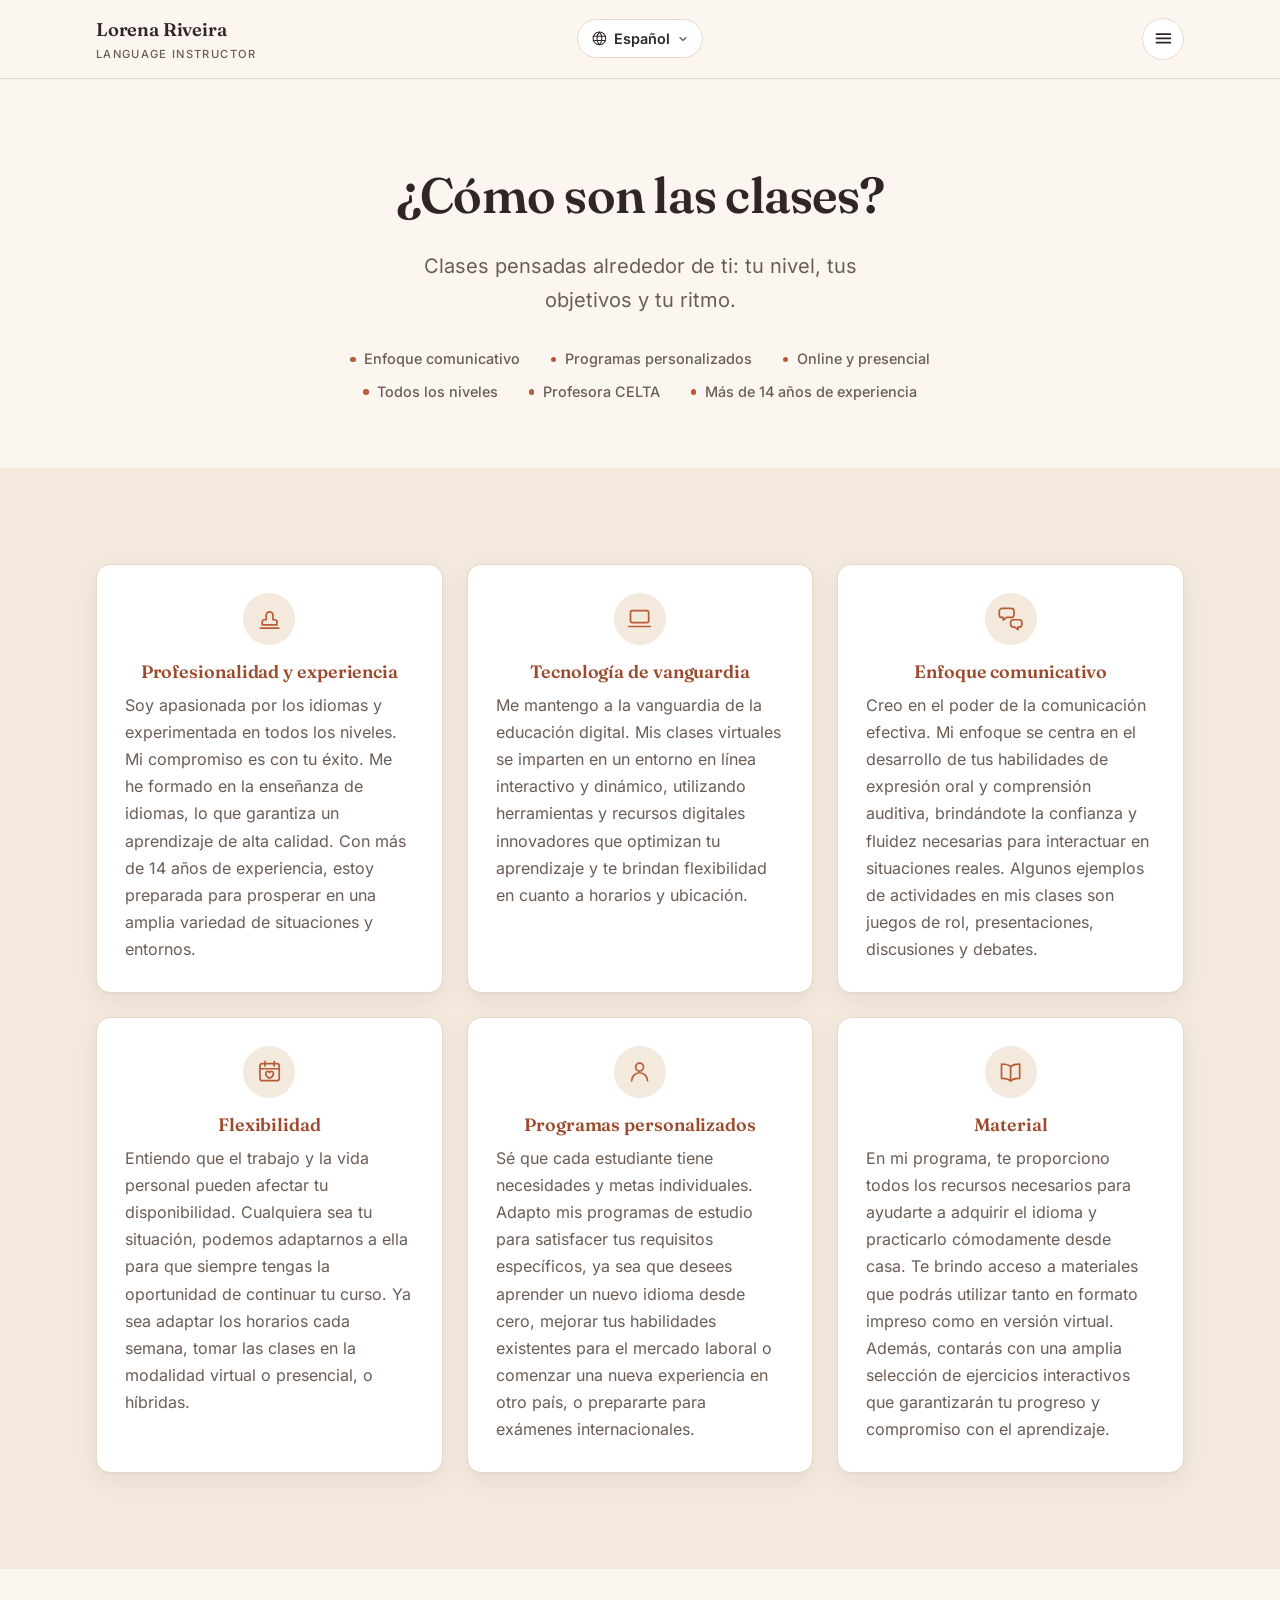
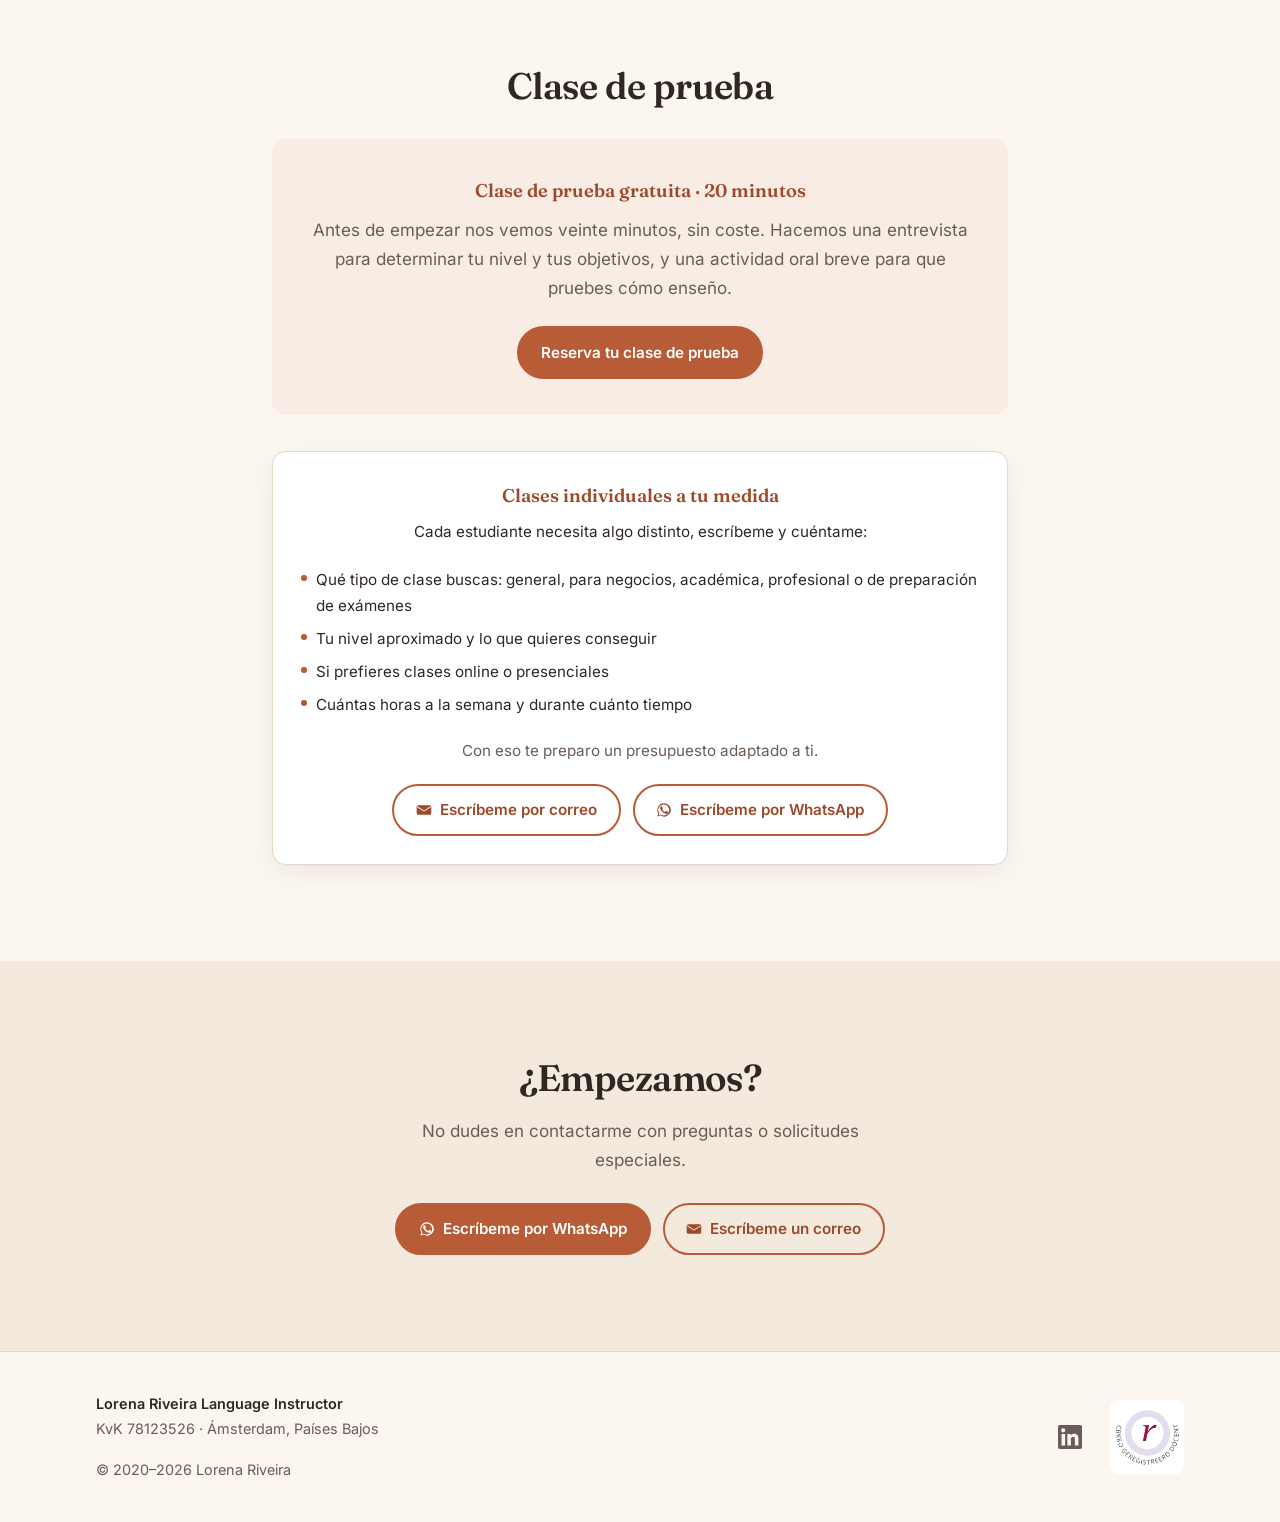
<file: clases.html>
<!DOCTYPE html>
<html lang="es">
<head>
<meta charset="utf-8">
<meta name="viewport" content="width=device-width, initial-scale=1">
<title>¿Cómo son las clases? — Lorena Riveira</title>
<meta name="description" content="Clases de idiomas con enfoque comunicativo, programas personalizados, horarios flexibles y materiales incluidos. Presenciales, online o híbridas.">
<link rel="canonical" href="https://lorenariveira.com/clases.html">
<link rel="alternate" hreflang="es" href="https://lorenariveira.com/clases.html">
<link rel="alternate" hreflang="en" href="https://lorenariveira.com/en/lessons.html">
<link rel="alternate" hreflang="x-default" href="https://lorenariveira.com/clases.html">
<meta property="og:title" content="¿Cómo son las clases? — Lorena Riveira">
<meta property="og:description" content="Enfoque comunicativo, programas personalizados y horarios flexibles.">
<meta property="og:image" content="https://lorenariveira.com/assets/img/clases-ilustracion.jpg">
<meta property="og:type" content="website">
<meta property="og:locale" content="es_ES">

<link rel="stylesheet" href="assets/css/style.css">
<script type="application/ld+json">
{
  "@context": "https://schema.org",
  "@graph": [
    {
      "@type": "WebSite",
      "@id": "https://lorenariveira.com/#sitio",
      "url": "https://lorenariveira.com/",
      "name": "Lorena Riveira — Language Instructor",
      "inLanguage": "es",
      "publisher": {
        "@id": "https://lorenariveira.com/#lorena"
      }
    },
    {
      "@type": "Person",
      "@id": "https://lorenariveira.com/#lorena",
      "name": "Lorena Riveira",
      "jobTitle": "Profesora de idiomas",
      "description": "Profesora de inglés y español en Ámsterdam, con más de catorce años de experiencia con adolescentes y adultos.",
      "url": "https://lorenariveira.com/",
      "image": "https://lorenariveira.com/assets/img/lorena-retrato.jpg",
      "email": "info@lorenariveira.com",
      "sameAs": [
        "https://www.linkedin.com/in/lorenariveira"
      ],
      "knowsLanguage": [
        {
          "@type": "Language",
          "name": "Español",
          "alternateName": "es"
        },
        {
          "@type": "Language",
          "name": "Inglés",
          "alternateName": "en"
        }
      ],
      "hasCredential": {
        "@type": "EducationalOccupationalCredential",
        "credentialCategory": "certificate",
        "name": "CELTA — Certificate in Teaching English to Speakers of Other Languages"
      },
      "address": {
        "@type": "PostalAddress",
        "addressLocality": "Ámsterdam",
        "addressCountry": "NL"
      },
      "worksFor": {
        "@id": "https://lorenariveira.com/#negocio"
      }
    },
    {
      "@type": "Organization",
      "@id": "https://lorenariveira.com/#negocio",
      "name": "Lorena Riveira Language Instructor",
      "url": "https://lorenariveira.com/",
      "email": "info@lorenariveira.com",
      "founder": {
        "@id": "https://lorenariveira.com/#lorena"
      },
      "identifier": [
        {
          "@type": "PropertyValue",
          "name": "KvK",
          "value": "78123526"
        }
      ],
      "address": {
        "@type": "PostalAddress",
        "addressLocality": "Ámsterdam",
        "addressCountry": "NL"
      },
      "areaServed": [
        {
          "@type": "City",
          "name": "Ámsterdam"
        },
        {
          "@type": "Country",
          "name": "Países Bajos"
        }
      ]
    },
    {
      "@type": "Service",
      "@id": "https://lorenariveira.com/#clases",
      "name": "Clases de inglés y español",
      "serviceType": "Clases particulares de idiomas",
      "description": "Clases individuales y grupales de inglés y español, presenciales en Ámsterdam u online, con programas personalizados.",
      "url": "https://lorenariveira.com/clases.html",
      "provider": {
        "@id": "https://lorenariveira.com/#lorena"
      },
      "areaServed": [
        {
          "@type": "City",
          "name": "Ámsterdam"
        }
      ],
      "availableLanguage": [
        {
          "@type": "Language",
          "name": "Español",
          "alternateName": "es"
        },
        {
          "@type": "Language",
          "name": "Inglés",
          "alternateName": "en"
        }
      ],
      "audience": {
        "@type": "Audience",
        "audienceType": "Adolescentes y adultos"
      },
      "offers": [
        {
          "@type": "Offer",
          "name": "Clase de prueba",
          "description": "Sesión de 20 minutos: entrevista para determinar nivel y objetivos, más una actividad oral breve.",
          "price": 0,
          "priceCurrency": "EUR"
        }
      ]
    }
  ]
}
</script>
</head>
<body>

<a class="saltar" href="#contenido">Saltar al contenido</a>

<header class="cabecera">
  <div class="contenedor cabecera__inner">
    <a class="marca" href="index.html">Lorena Riveira<span>Language Instructor</span></a>

    <details class="idiomas">
      <summary class="idiomas__actual" title="Idioma / Language">
        <svg class="idiomas__globo" viewBox="0 0 24 24" fill="none" stroke="currentColor" stroke-width="1.5" stroke-linecap="round" stroke-linejoin="round" aria-hidden="true">
          <circle cx="12" cy="12" r="9"/>
          <path d="M3.2 9h17.6M3.2 15h17.6"/>
          <path d="M12 3c2.3 2.4 3.5 5.4 3.5 9s-1.2 6.6-3.5 9c-2.3-2.4-3.5-5.4-3.5-9S9.7 5.4 12 3z"/>
        </svg>
        <span class="idiomas__nombre">Español</span>
        <svg class="idiomas__flecha" viewBox="0 0 24 24" fill="none" stroke="currentColor" stroke-width="2.5" stroke-linecap="round" stroke-linejoin="round" aria-hidden="true">
          <path d="M6 9l6 6 6-6"/>
        </svg>
      </summary>
      <ul class="idiomas__menu">
        <li><a href="clases.html" lang="es" hreflang="es" aria-current="page">Español</a></li>
        <li><a href="en/lessons.html" lang="en" hreflang="en">English</a></li>
      </ul>
    </details>

    <details class="menu">
      <summary class="menu__boton">
        <svg class="menu__abrir" viewBox="0 0 24 24" fill="none" stroke="currentColor" stroke-width="2" stroke-linecap="round" aria-hidden="true">
          <path d="M4 7h16M4 12h16M4 17h16"/>
        </svg>
        <svg class="menu__cerrar" viewBox="0 0 24 24" fill="none" stroke="currentColor" stroke-width="2" stroke-linecap="round" aria-hidden="true">
          <path d="M6 6l12 12M18 6L6 18"/>
        </svg>
        <span class="oculto">Menú</span>
      </summary>
      <nav class="nav" aria-label="Navegación principal">
        <a href="index.html">Inicio</a>
        <a href="clases.html" aria-current="page">¿Cómo son las clases?</a>
        <a href="#prueba">Clase de prueba</a>
        <a href="#contacto">Contacto</a>
      </nav>
    </details>
  </div>
</header>

<main id="contenido">

  <section class="portada portada--simple">
    <div class="contenedor">
      <div class="portada__texto">
        <h1>¿Cómo son las clases?</h1>
        <p class="portada__entradilla">Clases pensadas alrededor de ti: tu nivel, tus objetivos y tu ritmo.</p>
        <ul class="datos">
          <li>Enfoque comunicativo</li>
          <li>Programas personalizados</li>
          <li>Online y presencial</li>
          <li>Todos los niveles</li>
          <li>Profesora CELTA</li>
          <li>Más de 14 años de experiencia</li>
        </ul>
      </div>
    </div>
  </section>

  <section class="seccion seccion--alt">
    <div class="contenedor">
      <ul class="tarjetas">

        <li class="tarjeta">
          <span class="tarjeta__icono" aria-hidden="true">
            <svg viewBox="0 0 24 24" fill="none" stroke="currentColor" stroke-width="1.5" stroke-linecap="round" stroke-linejoin="round">
              <path d="M4 20.5h16"/>
              <path d="M9 13V9a3 3 0 0 1 6 0v4h1.5a2 2 0 0 1 2 2v2.5h-13V15a2 2 0 0 1 2-2z"/>
            </svg>
          </span>
          <h3>Profesionalidad y experiencia</h3>
          <p>Soy apasionada por los idiomas y experimentada en todos los niveles. Mi compromiso es con tu éxito. Me he formado en la enseñanza de idiomas, lo que garantiza un aprendizaje de alta calidad. Con más de 14 años de experiencia, estoy preparada para prosperar en una amplia variedad de situaciones y entornos.</p>
        </li>

        <li class="tarjeta">
          <span class="tarjeta__icono" aria-hidden="true">
            <svg viewBox="0 0 24 24" fill="none" stroke="currentColor" stroke-width="1.5" stroke-linecap="round" stroke-linejoin="round">
              <rect x="4" y="5" width="16" height="10.5" rx="1.5"/>
              <path d="M2.5 19h19"/>
            </svg>
          </span>
          <h3>Tecnología de vanguardia</h3>
          <p>Me mantengo a la vanguardia de la educación digital. Mis clases virtuales se imparten en un entorno en línea interactivo y dinámico, utilizando herramientas y recursos digitales innovadores que optimizan tu aprendizaje y te brindan flexibilidad en cuanto a horarios y ubicación.</p>
        </li>

        <li class="tarjeta">
          <span class="tarjeta__icono" aria-hidden="true">
            <svg viewBox="0 0 24 24" fill="none" stroke="currentColor" stroke-width="1.5" stroke-linecap="round" stroke-linejoin="round">
              <path d="M4.5 3h8A2.5 2.5 0 0 1 15 5.5v3A2.5 2.5 0 0 1 12.5 11h-4l-3 2.4V11h-1A2.5 2.5 0 0 1 2 8.5v-3A2.5 2.5 0 0 1 4.5 3z"/>
              <path d="M14.5 13h5a2.5 2.5 0 0 1 2.5 2.5V17a2.5 2.5 0 0 1-2.5 2.5h-1v2.2l-2.7-2.2h-1.3A2.5 2.5 0 0 1 12 17v-1.5a2.5 2.5 0 0 1 2.5-2.5z"/>
            </svg>
          </span>
          <h3>Enfoque comunicativo</h3>
          <p>Creo en el poder de la comunicación efectiva. Mi enfoque se centra en el desarrollo de tus habilidades de expresión oral y comprensión auditiva, brindándote la confianza y fluidez necesarias para interactuar en situaciones reales. Algunos ejemplos de actividades en mis clases son juegos de rol, presentaciones, discusiones y debates.</p>
        </li>

        <li class="tarjeta">
          <span class="tarjeta__icono" aria-hidden="true">
            <svg viewBox="0 0 24 24" fill="none" stroke="currentColor" stroke-width="1.5" stroke-linecap="round" stroke-linejoin="round">
              <rect x="3.5" y="5" width="17" height="15" rx="2"/>
              <path d="M3.5 9.5h17M8 3v4M16 3v4"/>
              <path d="M12 18s-3.4-2.1-3.4-4.2a1.8 1.8 0 0 1 3.4-1 1.8 1.8 0 0 1 3.4 1C15.4 15.9 12 18 12 18z"/>
            </svg>
          </span>
          <h3>Flexibilidad</h3>
          <p>Entiendo que el trabajo y la vida personal pueden afectar tu disponibilidad. Cualquiera sea tu situación, podemos adaptarnos a ella para que siempre tengas la oportunidad de continuar tu curso. Ya sea adaptar los horarios cada semana, tomar las clases en la modalidad virtual o presencial, o híbridas.</p>
        </li>

        <li class="tarjeta">
          <span class="tarjeta__icono" aria-hidden="true">
            <svg viewBox="0 0 24 24" fill="none" stroke="currentColor" stroke-width="1.5" stroke-linecap="round" stroke-linejoin="round">
              <circle cx="12" cy="8" r="3.5"/>
              <path d="M5 20a7 7 0 0 1 14 0"/>
            </svg>
          </span>
          <h3>Programas personalizados</h3>
          <p>Sé que cada estudiante tiene necesidades y metas individuales. Adapto mis programas de estudio para satisfacer tus requisitos específicos, ya sea que desees aprender un nuevo idioma desde cero, mejorar tus habilidades existentes para el mercado laboral o comenzar una nueva experiencia en otro país, o prepararte para exámenes internacionales.</p>
        </li>

        <li class="tarjeta">
          <span class="tarjeta__icono" aria-hidden="true">
            <svg viewBox="0 0 24 24" fill="none" stroke="currentColor" stroke-width="1.5" stroke-linecap="round" stroke-linejoin="round">
              <path d="M12 7.6C10.4 6.1 7.9 5.3 4 5.3V18c3.9 0 6.4.8 8 2.3 1.6-1.5 4.1-2.3 8-2.3V5.3c-3.9 0-6.4.8-8 2.3z"/>
              <path d="M12 7.6v12.7"/>
            </svg>
          </span>
          <h3>Material</h3>
          <p>En mi programa, te proporciono todos los recursos necesarios para ayudarte a adquirir el idioma y practicarlo cómodamente desde casa. Te brindo acceso a materiales que podrás utilizar tanto en formato impreso como en versión virtual. Además, contarás con una amplia selección de ejercicios interactivos que garantizarán tu progreso y compromiso con el aprendizaje.</p>
        </li>

      </ul>
    </div>
  </section>

  <section class="seccion" id="prueba" aria-labelledby="prueba-titulo">
    <div class="contenedor">
      <h2 id="prueba-titulo" class="titulo-centrado">Clase de prueba</h2>

      <div class="prueba">
        <p class="prueba__etiqueta">Clase de prueba gratuita · 20 minutos</p>
        <p class="prueba__texto">Antes de empezar nos vemos veinte minutos, sin coste. Hacemos una entrevista para
        determinar tu nivel y tus objetivos, y una actividad oral breve para que pruebes
        cómo enseño.</p>
        <p class="prueba__accion"><a class="boton" href="mailto:info@lorenariveira.com?subject=Reserva%20de%20clase%20de%20prueba&amp;body=Hola%20Lorena%2C%20me%20gustar%C3%ADa%20reservar%20la%20clase%20de%20prueba%20de%2020%20minutos." target="_blank" rel="noopener">Reserva tu clase de prueba</a></p>
      </div>

      <div class="precio">
        <p class="precio__nombre">Clases individuales a tu medida</p>
        <p class="precio__intro">Cada estudiante necesita algo distinto, escríbeme y cuéntame:</p>
        <ul class="precio__lista">
          <li>Qué tipo de clase buscas: general, para negocios, académica, profesional o de preparación de exámenes</li>
          <li>Tu nivel aproximado y lo que quieres conseguir</li>
          <li>Si prefieres clases online o presenciales</li>
          <li>Cuántas horas a la semana y durante cuánto tiempo</li>
        </ul>
        <p class="precio__nota">Con eso te preparo un presupuesto adaptado a ti.</p>
        <div class="precio__acciones">
          <a class="boton boton--fantasma" href="mailto:info@lorenariveira.com?subject=Consulta%20de%20precios&amp;body=Hola%20Lorena%2C%20me%20gustar%C3%ADa%20pedirte%20un%20presupuesto%20para%20clases%20individuales.%0A%0ATipo%20de%20clase%3A%0AMi%20nivel%20aproximado%3A%0ALo%20que%20quiero%20conseguir%3A%0AOnline%20o%20presencial%3A%0AHoras%20a%20la%20semana%20y%20durante%20cu%C3%A1nto%20tiempo%3A%0A" target="_blank" rel="noopener">
            <svg viewBox="0 0 24 24" aria-hidden="true"><path fill-rule="evenodd" d="M3.4 4.8h17.2A2.4 2.4 0 0 1 23 7.2v9.6a2.4 2.4 0 0 1-2.4 2.4H3.4A2.4 2.4 0 0 1 1 16.8V7.2a2.4 2.4 0 0 1 2.4-2.4zM1.9 7.9l10.1 6.3 10.1-6.3V6.3L12 12.6 1.9 6.3z"/></svg>
            Escríbeme por correo
          </a>
          <a class="boton boton--fantasma" href="https://wa.me/qr/J2IYGOXS4OORE1" target="_blank" rel="noopener">
            <svg viewBox="0 0 24 24" aria-hidden="true"><path d="M17.5 14.4c-.3-.2-1.7-.9-2-1-.3-.1-.5-.1-.7.2-.2.3-.7.9-.9 1.1-.2.2-.3.2-.6.1-.3-.2-1.2-.5-2.3-1.4-.9-.8-1.4-1.7-1.6-2-.2-.3 0-.5.1-.6l.5-.6c.1-.2.2-.3.3-.5 0-.2 0-.4 0-.5 0-.2-.7-1.6-.9-2.2-.2-.6-.5-.5-.7-.5h-.6c-.2 0-.5.1-.8.4-.3.3-1 1-1 2.5s1.1 2.9 1.2 3.1c.2.2 2.1 3.2 5.1 4.5.7.3 1.3.5 1.7.6.7.2 1.4.2 1.9.1.6-.1 1.7-.7 2-1.4.2-.7.2-1.3.2-1.4-.1-.1-.3-.2-.6-.3zM12 2A10 10 0 0 0 3.5 17.2L2 22l4.9-1.6A10 10 0 1 0 12 2zm0 18.2c-1.6 0-3.2-.4-4.5-1.2l-.3-.2-3 1 .8-2.9-.2-.3A8.2 8.2 0 1 1 12 20.2z"/></svg>
            Escríbeme por WhatsApp
          </a>
        </div>
      </div>
    </div>
  </section>

  <section class="seccion seccion--alt contacto" id="contacto" aria-labelledby="contacto-titulo">
    <div class="contenedor">
      <h2 id="contacto-titulo">¿Empezamos?</h2>
      <p>No dudes en contactarme con preguntas o solicitudes especiales.</p>
      <div class="contacto__acciones">
        <a class="boton" href="https://wa.me/qr/J2IYGOXS4OORE1" target="_blank" rel="noopener">
          <svg viewBox="0 0 24 24" aria-hidden="true"><path d="M17.5 14.4c-.3-.2-1.7-.9-2-1-.3-.1-.5-.1-.7.2-.2.3-.7.9-.9 1.1-.2.2-.3.2-.6.1-.3-.2-1.2-.5-2.3-1.4-.9-.8-1.4-1.7-1.6-2-.2-.3 0-.5.1-.6l.5-.6c.1-.2.2-.3.3-.5 0-.2 0-.4 0-.5 0-.2-.7-1.6-.9-2.2-.2-.6-.5-.5-.7-.5h-.6c-.2 0-.5.1-.8.4-.3.3-1 1-1 2.5s1.1 2.9 1.2 3.1c.2.2 2.1 3.2 5.1 4.5.7.3 1.3.5 1.7.6.7.2 1.4.2 1.9.1.6-.1 1.7-.7 2-1.4.2-.7.2-1.3.2-1.4-.1-.1-.3-.2-.6-.3zM12 2A10 10 0 0 0 3.5 17.2L2 22l4.9-1.6A10 10 0 1 0 12 2zm0 18.2c-1.6 0-3.2-.4-4.5-1.2l-.3-.2-3 1 .8-2.9-.2-.3A8.2 8.2 0 1 1 12 20.2z"/></svg>
          Escríbeme por WhatsApp
        </a>
        <a class="boton boton--fantasma" href="mailto:info@lorenariveira.com?subject=Contacto%20desde%20lorenariveira.com" target="_blank" rel="noopener">
          <svg viewBox="0 0 24 24" aria-hidden="true"><path fill-rule="evenodd" d="M3.4 4.8h17.2A2.4 2.4 0 0 1 23 7.2v9.6a2.4 2.4 0 0 1-2.4 2.4H3.4A2.4 2.4 0 0 1 1 16.8V7.2a2.4 2.4 0 0 1 2.4-2.4zM1.9 7.9l10.1 6.3 10.1-6.3V6.3L12 12.6 1.9 6.3z"/></svg>
          Escríbeme un correo
        </a>
      </div>
    </div>
  </section>

</main>

<footer class="pie">
  <div class="contenedor pie__inner">
    <div>
      <p><strong>Lorena Riveira Language Instructor</strong><br>
      KvK 78123526 · Ámsterdam, Países Bajos</p>
      <p>© 2020–2026 Lorena Riveira</p>
    </div>
    <div class="pie__marcas">
      <a class="pie__social" href="https://www.linkedin.com/in/lorenariveira"
         target="_blank" rel="noopener" aria-label="Perfil de Lorena Riveira en LinkedIn">
        <svg viewBox="0 0 24 24" fill="currentColor" aria-hidden="true">
          <path d="M20.45 20.45h-3.56v-5.57c0-1.33-.03-3.04-1.85-3.04-1.86 0-2.14 1.45-2.14 2.94v5.67H9.35V9h3.41v1.56h.05c.47-.9 1.63-1.85 3.36-1.85 3.59 0 4.26 2.37 4.26 5.45v6.29zM5.34 7.43a2.07 2.07 0 1 1 0-4.13 2.07 2.07 0 0 1 0 4.13zM7.12 20.45H3.55V9h3.57v11.45zM22.22 0H1.77C.79 0 0 .77 0 1.72v20.56C0 23.23.79 24 1.77 24h20.45c.98 0 1.78-.77 1.78-1.72V1.72C24 .77 23.2 0 22.22 0z"/>
        </svg>
      </a>
      <img class="pie__sello" src="assets/img/crkbo.jpg" width="283" height="283"
           alt="Sello de registro CRKBO como docente acreditada">
    </div>
  </div>
</footer>

<script src="assets/js/menu.js" defer></script>
<script src="assets/js/revelar.js" defer></script>
</body>
</html>
</file>
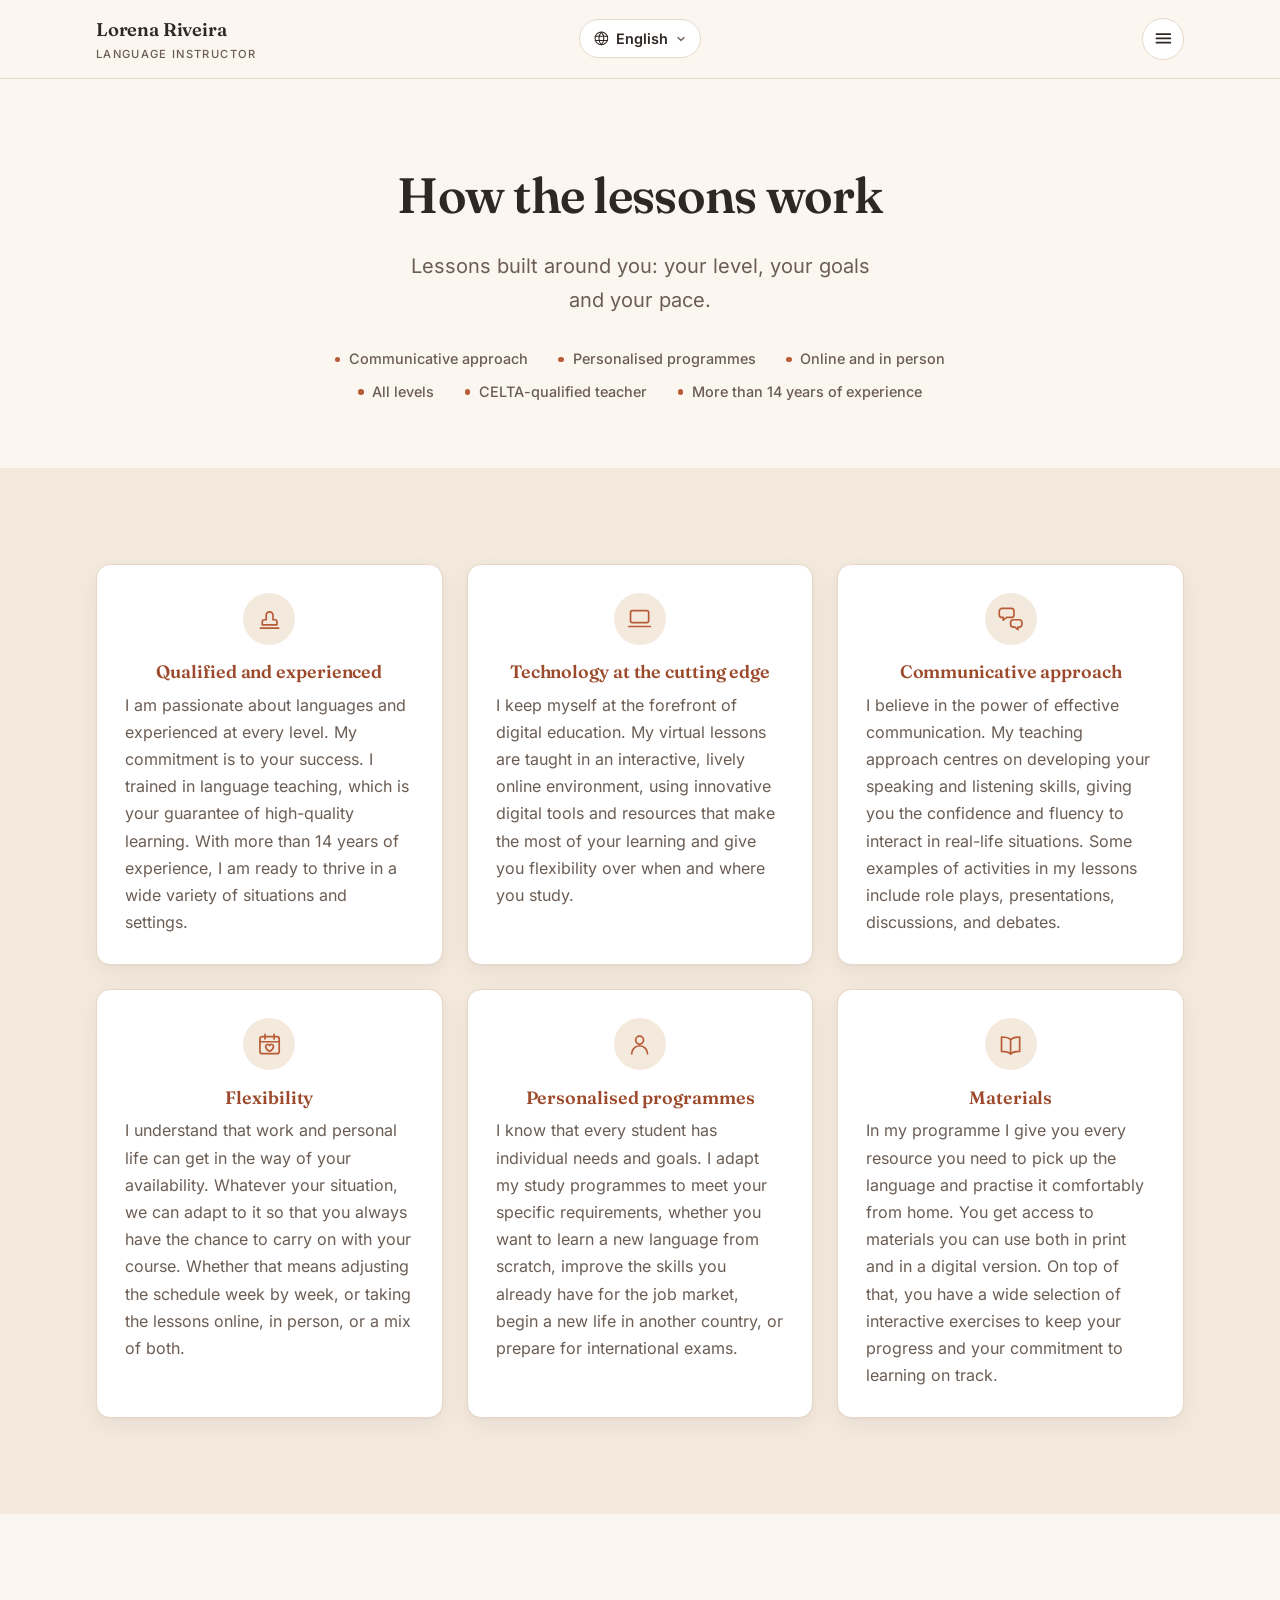
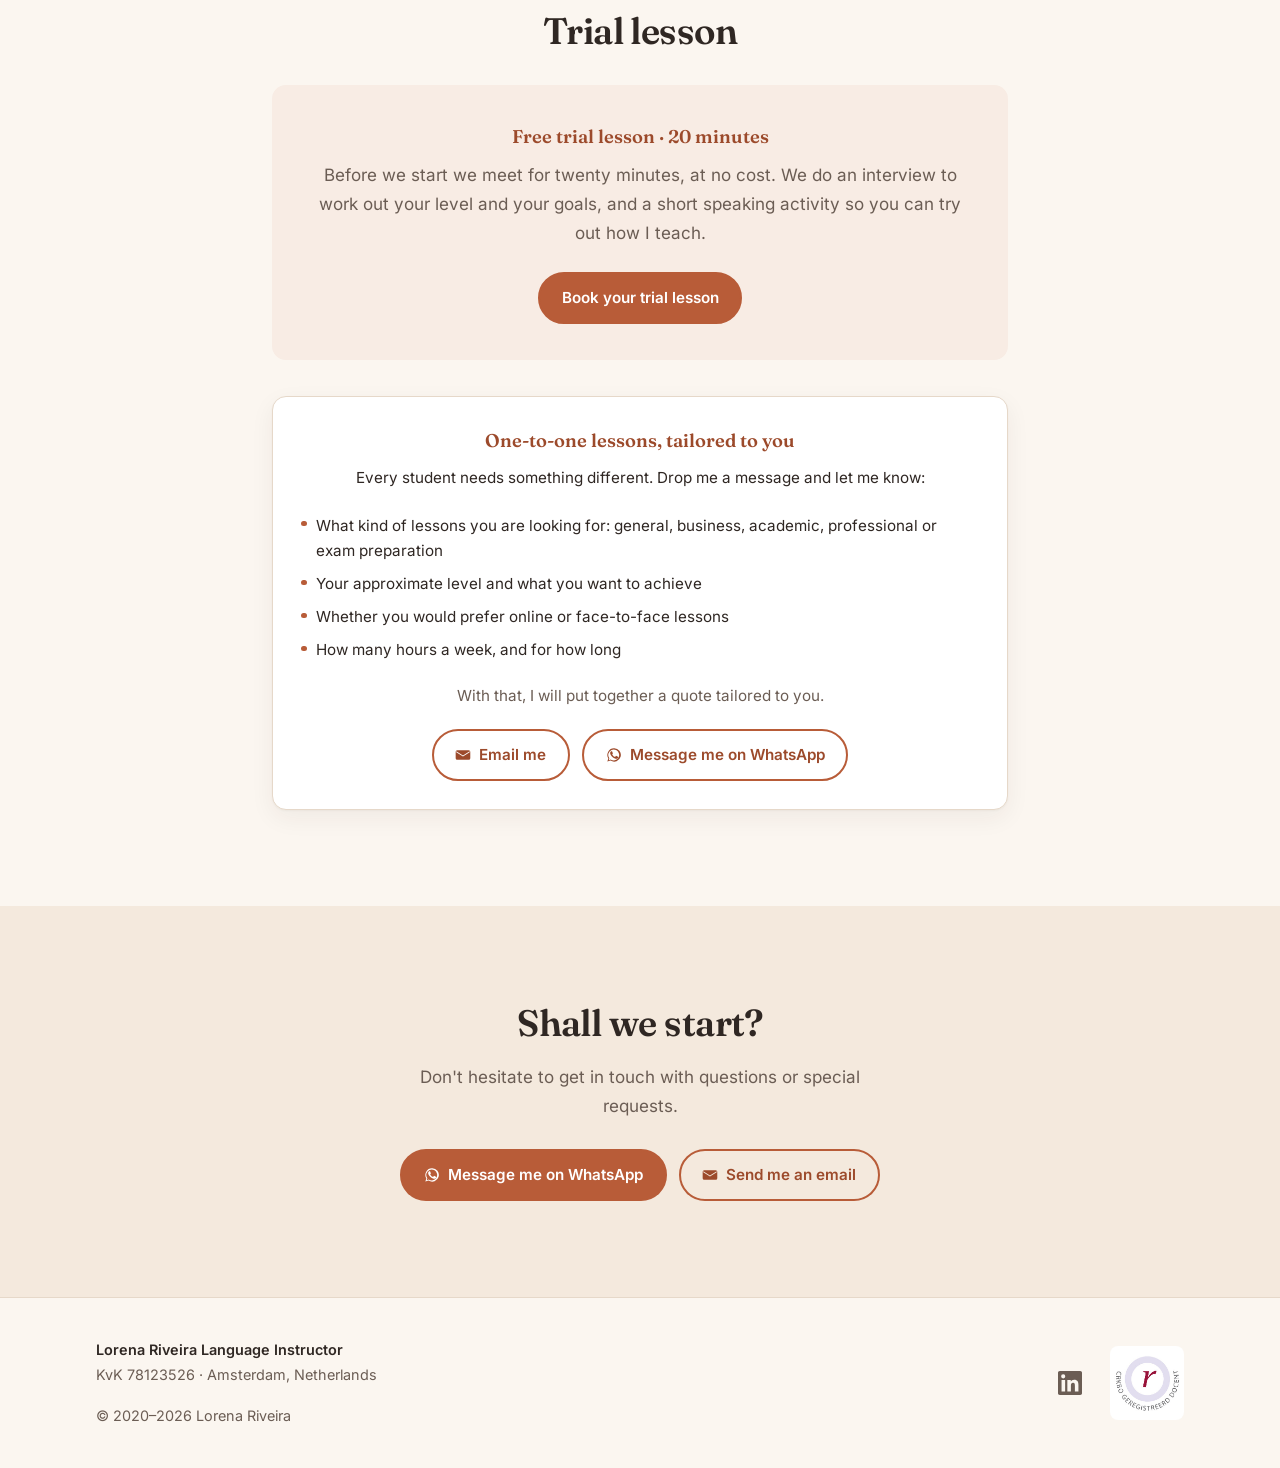
<file: en/lessons.html>
<!DOCTYPE html>
<html lang="en">
<head>
<meta charset="utf-8">
<meta name="viewport" content="width=device-width, initial-scale=1">
<title>How the lessons work — Lorena Riveira</title>
<meta name="description" content="Language lessons with a communicative approach, personalised programmes, flexible schedules and materials included. In person, online or a mix of both.">
<link rel="canonical" href="https://lorenariveira.com/en/lessons.html">
<link rel="alternate" hreflang="es" href="https://lorenariveira.com/clases.html">
<link rel="alternate" hreflang="en" href="https://lorenariveira.com/en/lessons.html">
<link rel="alternate" hreflang="x-default" href="https://lorenariveira.com/clases.html">
<meta property="og:title" content="How the lessons work — Lorena Riveira">
<meta property="og:description" content="A communicative approach, personalised programmes and flexible schedules.">
<meta property="og:image" content="https://lorenariveira.com/assets/img/clases-ilustracion.jpg">
<meta property="og:type" content="website">
<meta property="og:locale" content="en_GB">

<link rel="stylesheet" href="../assets/css/style.css">
<script type="application/ld+json">
{
  "@context": "https://schema.org",
  "@graph": [
    {
      "@type": "WebSite",
      "@id": "https://lorenariveira.com/#sitio",
      "url": "https://lorenariveira.com/en/",
      "name": "Lorena Riveira — Language Instructor",
      "inLanguage": "en",
      "publisher": {
        "@id": "https://lorenariveira.com/#lorena"
      }
    },
    {
      "@type": "Person",
      "@id": "https://lorenariveira.com/#lorena",
      "name": "Lorena Riveira",
      "jobTitle": "Language teacher",
      "description": "English and Spanish teacher in Amsterdam, with more than fourteen years of experience with teenagers and adults.",
      "url": "https://lorenariveira.com/en/",
      "image": "https://lorenariveira.com/assets/img/lorena-retrato.jpg",
      "email": "info@lorenariveira.com",
      "sameAs": [
        "https://www.linkedin.com/in/lorenariveira"
      ],
      "knowsLanguage": [
        {
          "@type": "Language",
          "name": "Spanish",
          "alternateName": "es"
        },
        {
          "@type": "Language",
          "name": "English",
          "alternateName": "en"
        }
      ],
      "hasCredential": {
        "@type": "EducationalOccupationalCredential",
        "credentialCategory": "certificate",
        "name": "CELTA — Certificate in Teaching English to Speakers of Other Languages"
      },
      "address": {
        "@type": "PostalAddress",
        "addressLocality": "Amsterdam",
        "addressCountry": "NL"
      },
      "worksFor": {
        "@id": "https://lorenariveira.com/#negocio"
      }
    },
    {
      "@type": "Organization",
      "@id": "https://lorenariveira.com/#negocio",
      "name": "Lorena Riveira Language Instructor",
      "url": "https://lorenariveira.com/en/",
      "email": "info@lorenariveira.com",
      "founder": {
        "@id": "https://lorenariveira.com/#lorena"
      },
      "identifier": [
        {
          "@type": "PropertyValue",
          "name": "KvK",
          "value": "78123526"
        }
      ],
      "address": {
        "@type": "PostalAddress",
        "addressLocality": "Amsterdam",
        "addressCountry": "NL"
      },
      "areaServed": [
        {
          "@type": "City",
          "name": "Amsterdam"
        },
        {
          "@type": "Country",
          "name": "Netherlands"
        }
      ]
    },
    {
      "@type": "Service",
      "@id": "https://lorenariveira.com/#clases",
      "name": "English and Spanish lessons",
      "serviceType": "Private language lessons",
      "description": "One-to-one and group lessons in English and Spanish, in person in Amsterdam or online, with personalised programmes.",
      "url": "https://lorenariveira.com/en/lessons.html",
      "provider": {
        "@id": "https://lorenariveira.com/#lorena"
      },
      "areaServed": [
        {
          "@type": "City",
          "name": "Amsterdam"
        }
      ],
      "availableLanguage": [
        {
          "@type": "Language",
          "name": "Spanish",
          "alternateName": "es"
        },
        {
          "@type": "Language",
          "name": "English",
          "alternateName": "en"
        }
      ],
      "audience": {
        "@type": "Audience",
        "audienceType": "Teenagers and adults"
      },
      "offers": [
        {
          "@type": "Offer",
          "name": "Trial lesson",
          "description": "A 20-minute session: a short interview to work out your level and your goals, plus a brief speaking activity.",
          "price": 0,
          "priceCurrency": "EUR"
        }
      ]
    }
  ]
}
</script>
</head>
<body>

<a class="saltar" href="#contenido">Skip to content</a>

<header class="cabecera">
  <div class="contenedor cabecera__inner">
    <a class="marca" href="index.html">Lorena Riveira<span>Language Instructor</span></a>

    <details class="idiomas">
      <summary class="idiomas__actual" title="Language / Idioma">
        <svg class="idiomas__globo" viewBox="0 0 24 24" fill="none" stroke="currentColor" stroke-width="1.5" stroke-linecap="round" stroke-linejoin="round" aria-hidden="true">
          <circle cx="12" cy="12" r="9"/>
          <path d="M3.2 9h17.6M3.2 15h17.6"/>
          <path d="M12 3c2.3 2.4 3.5 5.4 3.5 9s-1.2 6.6-3.5 9c-2.3-2.4-3.5-5.4-3.5-9S9.7 5.4 12 3z"/>
        </svg>
        <span class="idiomas__nombre">English</span>
        <svg class="idiomas__flecha" viewBox="0 0 24 24" fill="none" stroke="currentColor" stroke-width="2.5" stroke-linecap="round" stroke-linejoin="round" aria-hidden="true">
          <path d="M6 9l6 6 6-6"/>
        </svg>
      </summary>
      <ul class="idiomas__menu">
        <li><a href="../clases.html" lang="es" hreflang="es">Español</a></li>
        <li><a href="lessons.html" lang="en" hreflang="en" aria-current="page">English</a></li>
      </ul>
    </details>

    <details class="menu">
      <summary class="menu__boton">
        <svg class="menu__abrir" viewBox="0 0 24 24" fill="none" stroke="currentColor" stroke-width="2" stroke-linecap="round" aria-hidden="true">
          <path d="M4 7h16M4 12h16M4 17h16"/>
        </svg>
        <svg class="menu__cerrar" viewBox="0 0 24 24" fill="none" stroke="currentColor" stroke-width="2" stroke-linecap="round" aria-hidden="true">
          <path d="M6 6l12 12M18 6L6 18"/>
        </svg>
        <span class="oculto">Menu</span>
      </summary>
      <nav class="nav" aria-label="Main navigation">
        <a href="index.html">Home</a>
        <a href="lessons.html" aria-current="page">How the lessons work</a>
        <a href="#prueba">Trial lesson</a>
        <a href="#contacto">Contact</a>
      </nav>
    </details>
  </div>
</header>

<main id="contenido">

  <section class="portada portada--simple">
    <div class="contenedor">
      <div class="portada__texto">
        <h1>How the lessons work</h1>
        <p class="portada__entradilla">Lessons built around you: your level, your goals and your pace.</p>
        <ul class="datos">
          <li>Communicative approach</li>
          <li>Personalised programmes</li>
          <li>Online and in person</li>
          <li>All levels</li>
          <li>CELTA-qualified teacher</li>
          <li>More than 14 years of experience</li>
        </ul>
      </div>
    </div>
  </section>

  <section class="seccion seccion--alt">
    <div class="contenedor">
      <ul class="tarjetas">

        <li class="tarjeta">
          <span class="tarjeta__icono" aria-hidden="true">
            <svg viewBox="0 0 24 24" fill="none" stroke="currentColor" stroke-width="1.5" stroke-linecap="round" stroke-linejoin="round">
              <path d="M4 20.5h16"/>
              <path d="M9 13V9a3 3 0 0 1 6 0v4h1.5a2 2 0 0 1 2 2v2.5h-13V15a2 2 0 0 1 2-2z"/>
            </svg>
          </span>
          <h3>Qualified and experienced</h3>
          <p>I am passionate about languages and experienced at every level. My commitment is to your success. I trained in language teaching, which is your guarantee of high-quality learning. With more than 14 years of experience, I am ready to thrive in a wide variety of situations and settings.</p>
        </li>

        <li class="tarjeta">
          <span class="tarjeta__icono" aria-hidden="true">
            <svg viewBox="0 0 24 24" fill="none" stroke="currentColor" stroke-width="1.5" stroke-linecap="round" stroke-linejoin="round">
              <rect x="4" y="5" width="16" height="10.5" rx="1.5"/>
              <path d="M2.5 19h19"/>
            </svg>
          </span>
          <h3>Technology at the cutting edge</h3>
          <p>I keep myself at the forefront of digital education. My virtual lessons are taught in an interactive, lively online environment, using innovative digital tools and resources that make the most of your learning and give you flexibility over when and where you study.</p>
        </li>

        <li class="tarjeta">
          <span class="tarjeta__icono" aria-hidden="true">
            <svg viewBox="0 0 24 24" fill="none" stroke="currentColor" stroke-width="1.5" stroke-linecap="round" stroke-linejoin="round">
              <path d="M4.5 3h8A2.5 2.5 0 0 1 15 5.5v3A2.5 2.5 0 0 1 12.5 11h-4l-3 2.4V11h-1A2.5 2.5 0 0 1 2 8.5v-3A2.5 2.5 0 0 1 4.5 3z"/>
              <path d="M14.5 13h5a2.5 2.5 0 0 1 2.5 2.5V17a2.5 2.5 0 0 1-2.5 2.5h-1v2.2l-2.7-2.2h-1.3A2.5 2.5 0 0 1 12 17v-1.5a2.5 2.5 0 0 1 2.5-2.5z"/>
            </svg>
          </span>
          <h3>Communicative approach</h3>
          <p>I believe in the power of effective communication. My teaching approach centres on developing your speaking and listening skills, giving you the confidence and fluency to interact in real-life situations. Some examples of activities in my lessons include role plays, presentations, discussions, and debates.</p>
        </li>

        <li class="tarjeta">
          <span class="tarjeta__icono" aria-hidden="true">
            <svg viewBox="0 0 24 24" fill="none" stroke="currentColor" stroke-width="1.5" stroke-linecap="round" stroke-linejoin="round">
              <rect x="3.5" y="5" width="17" height="15" rx="2"/>
              <path d="M3.5 9.5h17M8 3v4M16 3v4"/>
              <path d="M12 18s-3.4-2.1-3.4-4.2a1.8 1.8 0 0 1 3.4-1 1.8 1.8 0 0 1 3.4 1C15.4 15.9 12 18 12 18z"/>
            </svg>
          </span>
          <h3>Flexibility</h3>
          <p>I understand that work and personal life can get in the way of your availability. Whatever your situation, we can adapt to it so that you always have the chance to carry on with your course. Whether that means adjusting the schedule week by week, or taking the lessons online, in person, or a mix of both.</p>
        </li>

        <li class="tarjeta">
          <span class="tarjeta__icono" aria-hidden="true">
            <svg viewBox="0 0 24 24" fill="none" stroke="currentColor" stroke-width="1.5" stroke-linecap="round" stroke-linejoin="round">
              <circle cx="12" cy="8" r="3.5"/>
              <path d="M5 20a7 7 0 0 1 14 0"/>
            </svg>
          </span>
          <h3>Personalised programmes</h3>
          <p>I know that every student has individual needs and goals. I adapt my study programmes to meet your specific requirements, whether you want to learn a new language from scratch, improve the skills you already have for the job market, begin a new life in another country, or prepare for international exams.</p>
        </li>

        <li class="tarjeta">
          <span class="tarjeta__icono" aria-hidden="true">
            <svg viewBox="0 0 24 24" fill="none" stroke="currentColor" stroke-width="1.5" stroke-linecap="round" stroke-linejoin="round">
              <path d="M12 7.6C10.4 6.1 7.9 5.3 4 5.3V18c3.9 0 6.4.8 8 2.3 1.6-1.5 4.1-2.3 8-2.3V5.3c-3.9 0-6.4.8-8 2.3z"/>
              <path d="M12 7.6v12.7"/>
            </svg>
          </span>
          <h3>Materials</h3>
          <p>In my programme I give you every resource you need to pick up the language and practise it comfortably from home. You get access to materials you can use both in print and in a digital version. On top of that, you have a wide selection of interactive exercises to keep your progress and your commitment to learning on track.</p>
        </li>

      </ul>
    </div>
  </section>

  <section class="seccion" id="prueba" aria-labelledby="prueba-titulo">
    <div class="contenedor">
      <h2 id="prueba-titulo" class="titulo-centrado">Trial lesson</h2>

      <div class="prueba">
        <p class="prueba__etiqueta">Free trial lesson · 20 minutes</p>
        <p class="prueba__texto">Before we start we meet for twenty minutes, at no cost. We do an interview to
        work out your level and your goals, and a short speaking activity so you can
        try out how I teach.</p>
        <p class="prueba__accion"><a class="boton" href="mailto:info@lorenariveira.com?subject=Trial%20lesson%20booking&amp;body=Hi%20Lorena%2C%20I%27d%20like%20to%20book%20the%2020-minute%20trial%20lesson." target="_blank" rel="noopener">Book your trial lesson</a></p>
      </div>

      <div class="precio">
        <p class="precio__nombre">One-to-one lessons, tailored to you</p>
        <p class="precio__intro">Every student needs something different. Drop me a message and let me know:</p>
        <ul class="precio__lista">
          <li>What kind of lessons you are looking for: general, business, academic, professional or exam preparation</li>
          <li>Your approximate level and what you want to achieve</li>
          <li>Whether you would prefer online or face-to-face lessons</li>
          <li>How many hours a week, and for how long</li>
        </ul>
        <p class="precio__nota">With that, I will put together a quote tailored to you.</p>
        <div class="precio__acciones">
          <a class="boton boton--fantasma" href="mailto:info@lorenariveira.com?subject=Price%20enquiry&amp;body=Hi%20Lorena%2C%20I%27d%20like%20to%20ask%20for%20a%20quote%20for%20one-to-one%20lessons.%0A%0AKind%20of%20lessons%3A%0AMy%20approximate%20level%3A%0AWhat%20I%20want%20to%20achieve%3A%0AOnline%20or%20face-to-face%3A%0AHours%20a%20week%2C%20and%20for%20how%20long%3A%0A" target="_blank" rel="noopener">
            <svg viewBox="0 0 24 24" aria-hidden="true"><path fill-rule="evenodd" d="M3.4 4.8h17.2A2.4 2.4 0 0 1 23 7.2v9.6a2.4 2.4 0 0 1-2.4 2.4H3.4A2.4 2.4 0 0 1 1 16.8V7.2a2.4 2.4 0 0 1 2.4-2.4zM1.9 7.9l10.1 6.3 10.1-6.3V6.3L12 12.6 1.9 6.3z"/></svg>
            Email me
          </a>
          <a class="boton boton--fantasma" href="https://wa.me/qr/J2IYGOXS4OORE1" target="_blank" rel="noopener">
            <svg viewBox="0 0 24 24" aria-hidden="true"><path d="M17.5 14.4c-.3-.2-1.7-.9-2-1-.3-.1-.5-.1-.7.2-.2.3-.7.9-.9 1.1-.2.2-.3.2-.6.1-.3-.2-1.2-.5-2.3-1.4-.9-.8-1.4-1.7-1.6-2-.2-.3 0-.5.1-.6l.5-.6c.1-.2.2-.3.3-.5 0-.2 0-.4 0-.5 0-.2-.7-1.6-.9-2.2-.2-.6-.5-.5-.7-.5h-.6c-.2 0-.5.1-.8.4-.3.3-1 1-1 2.5s1.1 2.9 1.2 3.1c.2.2 2.1 3.2 5.1 4.5.7.3 1.3.5 1.7.6.7.2 1.4.2 1.9.1.6-.1 1.7-.7 2-1.4.2-.7.2-1.3.2-1.4-.1-.1-.3-.2-.6-.3zM12 2A10 10 0 0 0 3.5 17.2L2 22l4.9-1.6A10 10 0 1 0 12 2zm0 18.2c-1.6 0-3.2-.4-4.5-1.2l-.3-.2-3 1 .8-2.9-.2-.3A8.2 8.2 0 1 1 12 20.2z"/></svg>
            Message me on WhatsApp
          </a>
        </div>
      </div>
    </div>
  </section>

  <section class="seccion seccion--alt contacto" id="contacto" aria-labelledby="contacto-titulo">
    <div class="contenedor">
      <h2 id="contacto-titulo">Shall we start?</h2>
      <p>Don't hesitate to get in touch with questions or special requests.</p>
      <div class="contacto__acciones">
        <a class="boton" href="https://wa.me/qr/J2IYGOXS4OORE1" target="_blank" rel="noopener">
          <svg viewBox="0 0 24 24" aria-hidden="true"><path d="M17.5 14.4c-.3-.2-1.7-.9-2-1-.3-.1-.5-.1-.7.2-.2.3-.7.9-.9 1.1-.2.2-.3.2-.6.1-.3-.2-1.2-.5-2.3-1.4-.9-.8-1.4-1.7-1.6-2-.2-.3 0-.5.1-.6l.5-.6c.1-.2.2-.3.3-.5 0-.2 0-.4 0-.5 0-.2-.7-1.6-.9-2.2-.2-.6-.5-.5-.7-.5h-.6c-.2 0-.5.1-.8.4-.3.3-1 1-1 2.5s1.1 2.9 1.2 3.1c.2.2 2.1 3.2 5.1 4.5.7.3 1.3.5 1.7.6.7.2 1.4.2 1.9.1.6-.1 1.7-.7 2-1.4.2-.7.2-1.3.2-1.4-.1-.1-.3-.2-.6-.3zM12 2A10 10 0 0 0 3.5 17.2L2 22l4.9-1.6A10 10 0 1 0 12 2zm0 18.2c-1.6 0-3.2-.4-4.5-1.2l-.3-.2-3 1 .8-2.9-.2-.3A8.2 8.2 0 1 1 12 20.2z"/></svg>
          Message me on WhatsApp
        </a>
        <a class="boton boton--fantasma" href="mailto:info@lorenariveira.com?subject=Contact%20from%20lorenariveira.com" target="_blank" rel="noopener">
          <svg viewBox="0 0 24 24" aria-hidden="true"><path fill-rule="evenodd" d="M3.4 4.8h17.2A2.4 2.4 0 0 1 23 7.2v9.6a2.4 2.4 0 0 1-2.4 2.4H3.4A2.4 2.4 0 0 1 1 16.8V7.2a2.4 2.4 0 0 1 2.4-2.4zM1.9 7.9l10.1 6.3 10.1-6.3V6.3L12 12.6 1.9 6.3z"/></svg>
          Send me an email
        </a>
      </div>
    </div>
  </section>

</main>

<footer class="pie">
  <div class="contenedor pie__inner">
    <div>
      <p><strong>Lorena Riveira Language Instructor</strong><br>
      KvK 78123526 · Amsterdam, Netherlands</p>
      <p>© 2020–2026 Lorena Riveira</p>
    </div>
    <div class="pie__marcas">
      <a class="pie__social" href="https://www.linkedin.com/in/lorenariveira"
         target="_blank" rel="noopener" aria-label="Lorena Riveira's LinkedIn profile">
        <svg viewBox="0 0 24 24" fill="currentColor" aria-hidden="true">
          <path d="M20.45 20.45h-3.56v-5.57c0-1.33-.03-3.04-1.85-3.04-1.86 0-2.14 1.45-2.14 2.94v5.67H9.35V9h3.41v1.56h.05c.47-.9 1.63-1.85 3.36-1.85 3.59 0 4.26 2.37 4.26 5.45v6.29zM5.34 7.43a2.07 2.07 0 1 1 0-4.13 2.07 2.07 0 0 1 0 4.13zM7.12 20.45H3.55V9h3.57v11.45zM22.22 0H1.77C.79 0 0 .77 0 1.72v20.56C0 23.23.79 24 1.77 24h20.45c.98 0 1.78-.77 1.78-1.72V1.72C24 .77 23.2 0 22.22 0z"/>
        </svg>
      </a>
      <img class="pie__sello" src="../assets/img/crkbo.jpg" width="283" height="283"
           alt="CRKBO registration seal as an accredited teacher">
    </div>
  </div>
</footer>

<script src="../assets/js/menu.js" defer></script>
<script src="../assets/js/revelar.js" defer></script>
</body>
</html>
</file>
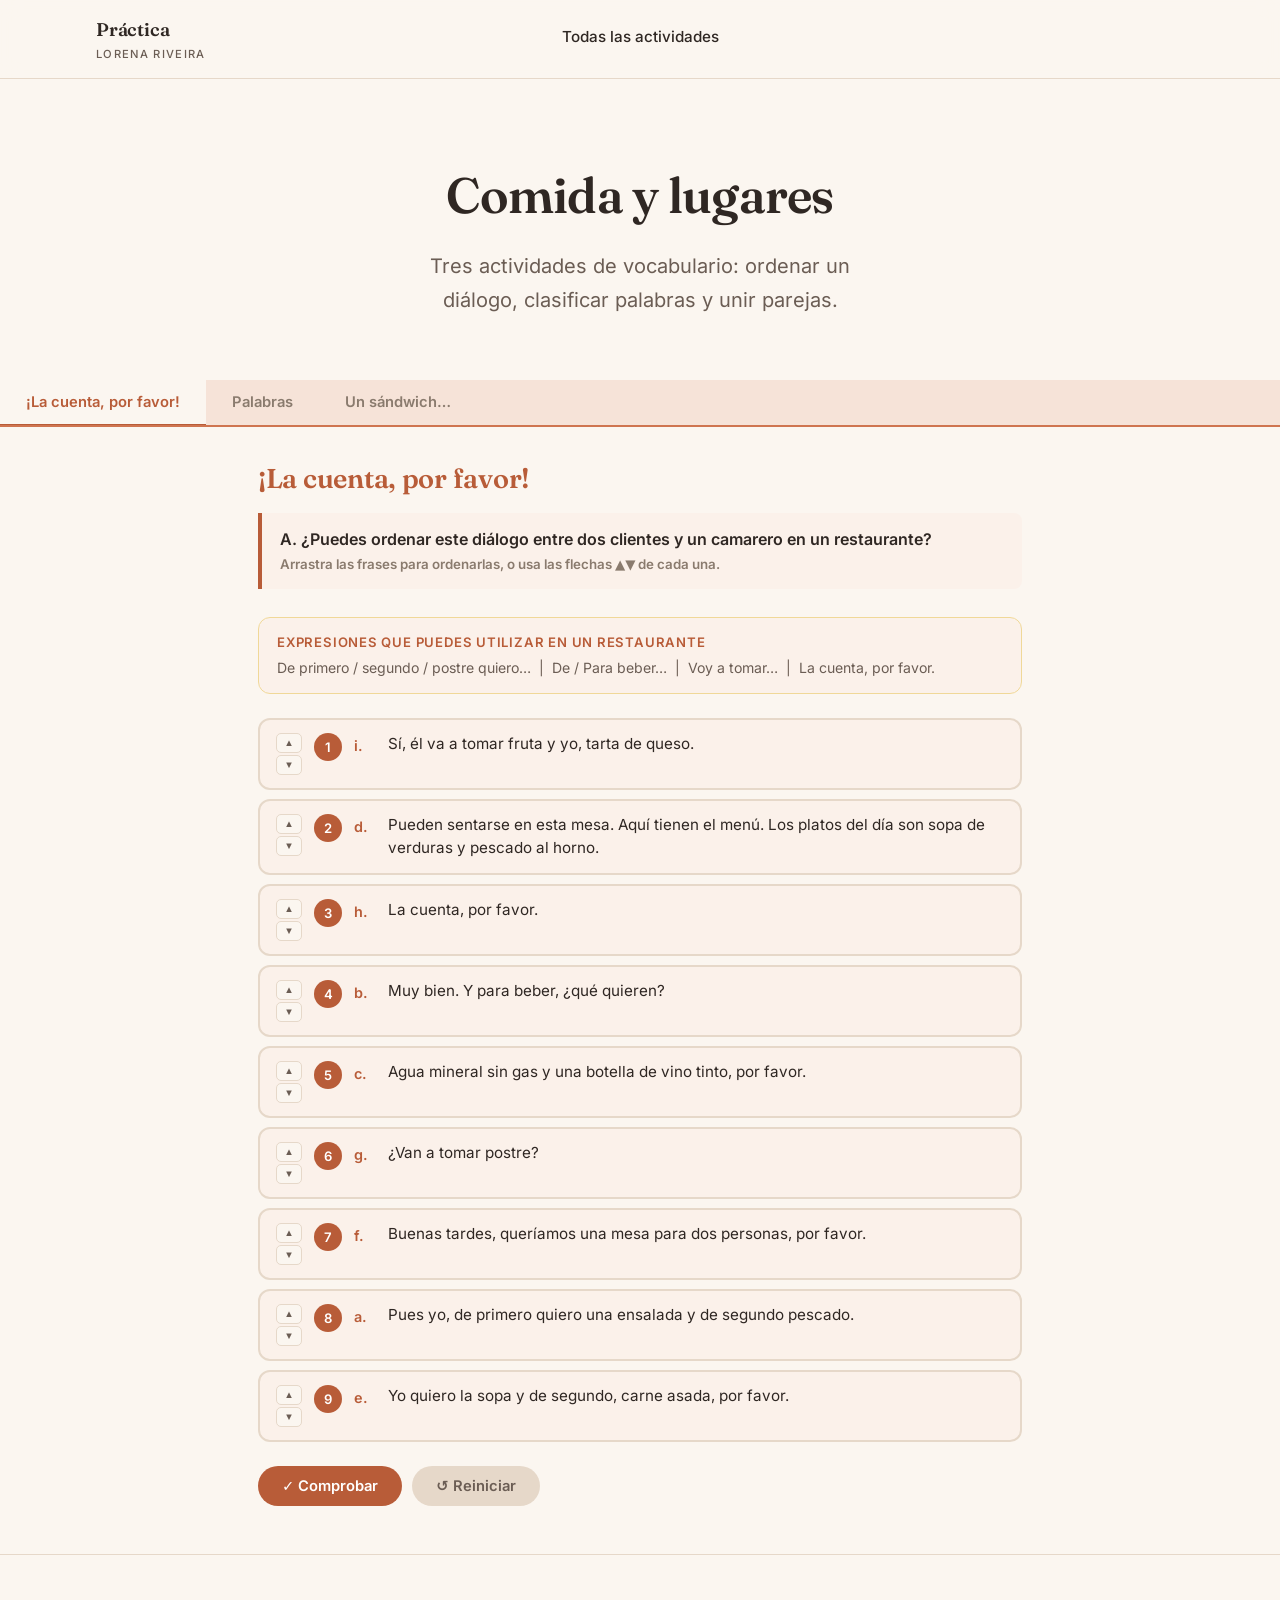
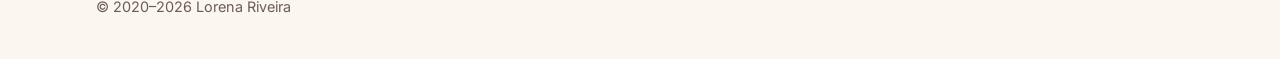
<file: practica/comida-y-lugares.html>
<!DOCTYPE html>
<html lang="es">
<head>
<meta charset="UTF-8">
<meta name="viewport" content="width=device-width, initial-scale=1.0">
<meta name="robots" content="noindex, nofollow">
<title>Comida y lugares — Práctica</title>
<link rel="stylesheet" href="../assets/css/style.css">
<style>
  /* Se conservan los nombres de variables del original; solo cambian los
     valores, que pasan a ser los del sitio. */
  :root {
    --amber: #b85c38;
    --amber-light: #cf7550;
    --amber-pale: #f6e3d8;
    --amber-faint: #fbf1ea;
    --dark: #2f2723;
    --mid: #6b5d54;
    --gray: #8a7b6e;
    --light-gray: #e6d8c9;
    --white: #fbf6f0;
    --success: #5d7355;
    --error: #9c4a2b;
    --success-bg: #eef2ec;
    --error-bg: #fbeae3;
  }

  .tab-bar {
    display: flex;
    gap: 0;
    background: var(--amber-pale);
    border-bottom: 2px solid var(--amber-light);
    overflow-x: auto;
  }
  .tab-btn {
    padding: 13px 26px;
    font-family: var(--texto);
    font-size: 0.92rem;
    font-weight: 800;
    color: var(--gray);
    background: none;
    border: none;
    cursor: pointer;
    border-bottom: 3px solid transparent;
    margin-bottom: -2px;
    transition: all 0.2s;
    white-space: nowrap;
  }
  .tab-btn:hover { color: var(--amber); background: rgba(245,166,35,0.08); }
  .tab-btn.active { color: var(--amber); border-bottom-color: var(--amber); background: var(--white); }

  .tab-content { display: none; padding: 36px 28px 48px; max-width: 820px; margin: 0 auto; }
  .tab-content.active { display: block; }

  /* Sin el número delante, el título carga solo con la jerarquía. */
  .activity-title {
    font-family: var(--display);
    font-size: 1.7rem;
    font-weight: 600;
    letter-spacing: -0.01em;
    color: var(--amber);
    margin: 0 0 18px;
  }
  .activity-instruction {
    font-size: 1rem;
    font-weight: 700;
    color: var(--dark);
    margin-bottom: 28px;
    line-height: 1.5;
    padding: 14px 18px;
    background: var(--amber-faint);
    border-left: 4px solid var(--amber);
    border-radius: 0 8px 8px 0;
  }

  /* ====== ACTIVIDAD 8: Ordenar diálogo ====== */
  .dialog-container { display: flex; flex-direction: column; gap: 9px; }

  .dialog-item {
    display: flex;
    align-items: flex-start;
    gap: 12px;
    padding: 13px 16px;
    background: var(--amber-faint);
    border: 2px solid var(--light-gray);
    border-radius: 12px;
    cursor: grab;
    transition: all 0.18s;
    user-select: none;
  }
  .dialog-item:active { cursor: grabbing; }
  .dialog-item.dragging { opacity: 0.45; border-color: var(--amber); background: var(--amber-pale); }
  .dialog-item.drag-over { border-color: var(--amber-light); background: var(--amber-pale); transform: scale(1.01); box-shadow: 0 4px 16px rgba(217,123,6,0.15); }
  .dialog-item.correct { border-color: var(--success); background: var(--success-bg); }
  .dialog-item.incorrect { border-color: var(--error); background: var(--error-bg); }

  .dialog-letter {
    font-weight: 900;
    font-size: 0.9rem;
    color: var(--amber);
    min-width: 22px;
    padding-top: 1px;
  }
  .dialog-text { font-size: 0.95rem; line-height: 1.5; color: var(--dark); flex: 1; }
  .reordenar { display: flex; flex-direction: column; gap: 2px; }
  .mover {
    width: 26px;
    height: 20px;
    display: grid;
    place-items: center;
    padding: 0;
    font-size: 0.6rem;
    line-height: 1;
    color: var(--mid);
    background: var(--white);
    border: 1px solid var(--light-gray);
    border-radius: 5px;
    cursor: pointer;
  }
  .mover:hover { background: var(--amber-pale); border-color: var(--amber); color: var(--amber); }
  .order-badge {
    min-width: 28px;
    height: 28px;
    border-radius: 50%;
    background: var(--amber);
    color: white;
    font-size: 0.82rem;
    font-weight: 900;
    display: flex;
    align-items: center;
    justify-content: center;
  }

  /* ====== ACTIVIDAD 10: Clasificar ====== */
  .words-pool {
    display: flex;
    flex-wrap: wrap;
    gap: 8px;
    min-height: 64px;
    padding: 12px;
    border: 2px dashed var(--light-gray);
    border-radius: 12px;
    margin-bottom: 24px;
    background: var(--white);
  }
  .word-chip {
    padding: 7px 15px;
    border-radius: 20px;
    font-size: 0.88rem;
    font-weight: 700;
    cursor: pointer;
    transition: all 0.18s;
    border: 2px solid transparent;
    user-select: none;
  }
  .word-chip:hover { transform: translateY(-2px); box-shadow: 0 4px 10px rgba(0,0,0,0.12); }
  .word-chip.pool { background: var(--light-gray); color: var(--mid); border-color: #DDD3B0; }
  .word-chip.selected { outline: 3px solid var(--amber); outline-offset: 2px; transform: scale(1.06); }

  .categories-grid {
    display: grid;
    grid-template-columns: repeat(auto-fill, minmax(148px, 1fr));
    gap: 14px;
  }
  .category-box {
    border: 2px solid var(--light-gray);
    border-radius: 14px;
    overflow: hidden;
    transition: border-color 0.2s;
  }
  .category-box.highlight { border-color: var(--amber-light); }
  .category-header {
    padding: 10px 12px;
    font-weight: 900;
    font-size: 0.85rem;
    text-align: center;
    letter-spacing: 0.04em;
    text-transform: uppercase;
  }
  .cat-ropa { background: #FCE4D6; color: #8B3A1A; }
  .cat-comida { background: #FFF3CD; color: #7A5A00; }
  .cat-lugares { background: #D9F0FF; color: #1A4F7A; }
  .cat-muebles { background: #E8D5F5; color: #5A2080; }
  .cat-partes { background: #D5F5E3; color: #1A5E38; }

  .category-body {
    min-height: 80px;
    padding: 8px;
    display: flex;
    flex-wrap: wrap;
    gap: 5px;
    align-content: flex-start;
    cursor: pointer;
    background: var(--white);
  }

  .chip-ropa { background: #FCE4D6; color: #8B3A1A; border-color: #F0B08A; }
  .chip-comida { background: #FFF3CD; color: #7A5A00; border-color: #F0D878; }
  .chip-lugares { background: #D9F0FF; color: #1A4F7A; border-color: #8AC8F0; }
  .chip-muebles { background: #E8D5F5; color: #5A2080; border-color: #C8A0E8; }
  .chip-partes { background: #D5F5E3; color: #1A5E38; border-color: #80D8A8; }

  /* ====== ACTIVIDAD 13: Unir columnas ====== */
  .matching-wrapper {
    display: grid;
    grid-template-columns: 1fr auto 1fr;
    gap: 0 10px;
    align-items: center;
  }
  .match-row {
    display: contents;
  }
  .match-left, .match-right {
    padding: 9px 14px;
    border-radius: 10px;
    font-size: 0.93rem;
    font-weight: 700;
    background: var(--amber-faint);
    border: 2px solid var(--light-gray);
    margin: 4px 0;
    cursor: pointer;
    transition: all 0.18s;
    display: flex;
    align-items: center;
    gap: 8px;
  }
  .match-left:hover, .match-right:hover { border-color: var(--amber-light); background: var(--amber-pale); }
  .match-left.selected { border-color: var(--amber); background: var(--amber-pale); box-shadow: 0 0 0 3px rgba(217,123,6,0.2); }
  .match-right.selected { border-color: var(--amber); background: var(--amber-pale); box-shadow: 0 0 0 3px rgba(217,123,6,0.2); }
  .match-left.correct, .match-right.correct { border-color: var(--success); background: var(--success-bg); color: var(--success); }
  .match-left.incorrect, .match-right.incorrect { border-color: var(--error); background: var(--error-bg); color: var(--error); animation: shake 0.4s; }
  .match-left.matched, .match-right.matched { opacity: 0.55; cursor: default; }
  .match-label { font-weight: 900; color: var(--amber); font-size: 0.85rem; min-width: 18px; }
  .match-connector { font-size: 1.3rem; color: var(--light-gray); text-align: center; transition: color 0.2s; }
  .match-connector.active { color: var(--amber-light); }

  @keyframes shake {
    0%,100%{transform:translateX(0)} 20%{transform:translateX(-6px)} 60%{transform:translateX(6px)}
  }

  /* ====== BUTTONS ====== */
  .btn-row { display: flex; gap: 10px; margin-top: 24px; flex-wrap: wrap; }
  .btn {
    padding: 11px 24px;
    border-radius: 30px;
    font-family: var(--texto);
    font-weight: 800;
    font-size: 0.92rem;
    cursor: pointer;
    border: none;
    transition: all 0.18s;
    display: flex; align-items: center; gap: 7px;
  }
  .btn-primary { background: var(--amber); color: white; }
  .btn-primary:hover { background: var(--amber-light); transform: translateY(-1px); box-shadow: 0 4px 14px rgba(217,123,6,0.3); }
  .btn-ghost { background: var(--light-gray); color: var(--mid); }
  .btn-ghost:hover { background: var(--amber-pale); color: var(--amber); }

  /* ====== FEEDBACK ====== */
  .feedback-bar {
    display: none;
    margin-top: 16px;
    padding: 12px 18px;
    border-radius: 10px;
    font-weight: 700;
    font-size: 0.95rem;
    align-items: center;
    gap: 10px;
  }
  .feedback-bar.show { display: flex; }
  .feedback-bar.success { background: var(--success-bg); color: var(--success); border: 1.5px solid #A9DFBF; }
  .feedback-bar.error { background: var(--error-bg); color: var(--error); border: 1.5px solid #F1948A; }

  .score-badge {
    display: inline-flex;
    align-items: center;
    gap: 6px;
    padding: 6px 16px;
    border-radius: 20px;
    background: var(--amber);
    color: white;
    font-weight: 900;
    font-size: 0.9rem;
    margin-left: auto;
  }

  .tip-box {
    background: var(--amber-faint);
    border: 1.5px solid #F0D898;
    border-radius: 12px;
    padding: 14px 18px;
    margin-bottom: 24px;
    font-size: 0.88rem;
    color: var(--mid);
    line-height: 1.6;
  }
  .tip-box strong { color: var(--amber); display: block; margin-bottom: 4px; font-size: 0.82rem; text-transform: uppercase; letter-spacing: 0.06em; }

  @media (max-width: 560px) {
    .tab-content { padding: 24px 16px 40px; }
    .categories-grid { grid-template-columns: repeat(2, 1fr); }
    .matching-wrapper { grid-template-columns: 1fr 18px 1fr; }
    .match-left, .match-right { font-size: 0.82rem; padding: 8px 10px; }
  }
</style>
</head>
<body>

<a class="saltar" href="#contenido">Saltar al contenido</a>

<header class="cabecera">
  <div class="contenedor cabecera__inner">
    <a class="marca" href="index.html">Práctica<span>Lorena Riveira</span></a>
    <nav class="nav" aria-label="Navegación">
      <a href="index.html">Todas las actividades</a>
    </nav>
  </div>
</header>

<section class="portada portada--simple">
  <div class="contenedor">
    <div class="portada__texto">
      <h1>Comida y lugares</h1>
      <p class="portada__entradilla">Tres actividades de vocabulario: ordenar un diálogo, clasificar palabras y unir parejas.</p>
    </div>
  </div>
</section>

<main id="contenido">

<div class="tab-bar" role="tablist">
  <button class="tab-btn active" role="tab" aria-selected="true" onclick="showTab('act8', this)">¡La cuenta, por favor!</button>
  <button class="tab-btn" role="tab" aria-selected="false" onclick="showTab('act10', this)">Palabras</button>
  <button class="tab-btn" role="tab" aria-selected="false" onclick="showTab('act13', this)">Un sándwich…</button>
</div>

<!-- ============================================================ -->
<!--  ACTIVIDAD 8                                                   -->
<!-- ============================================================ -->
<div id="act8" class="tab-content active">
  <h2 class="activity-title">¡La cuenta, por favor!</h2>
  <div class="activity-instruction">A. ¿Puedes ordenar este diálogo entre dos clientes y un camarero en un restaurante?<br><small style="font-weight:600;color:var(--gray)">Arrastra las frases para ordenarlas, o usa las flechas ▲▼ de cada una.</small></div>

  <div class="tip-box">
    <strong>Expresiones que puedes utilizar en un restaurante</strong>
    De primero / segundo / postre quiero… &nbsp;|&nbsp; De / Para beber… &nbsp;|&nbsp; Voy a tomar… &nbsp;|&nbsp; La cuenta, por favor.
  </div>

  <div class="dialog-container" id="dialogContainer">
    <!-- items injected by JS -->
  </div>

  <div class="btn-row">
    <button class="btn btn-primary" onclick="checkDialog()">✓ Comprobar</button>
    <button class="btn btn-ghost" onclick="resetDialog()">↺ Reiniciar</button>
    <div id="dialogScore" class="score-badge" style="display:none"></div>
  </div>
  <div class="feedback-bar" id="dialogFeedback"></div>
</div>

<!-- ============================================================ -->
<!--  ACTIVIDAD 10                                                  -->
<!-- ============================================================ -->
<div id="act10" class="tab-content">
  <h2 class="activity-title">Palabras</h2>
  <div class="activity-instruction">A. Clasifica estas palabras entre los cinco grupos siguientes: <strong>ropa, comida, lugares, muebles</strong> y <strong>partes de una casa</strong>.<br><small style="font-weight:600;color:var(--gray)">Haz clic en una palabra y luego en la categoría donde quieres colocarla.</small></div>

  <div class="words-pool" id="wordsPool"></div>

  <div class="categories-grid" id="catGrid"></div>

  <div class="btn-row">
    <button class="btn btn-primary" onclick="checkClassify()">✓ Comprobar</button>
    <button class="btn btn-ghost" onclick="resetClassify()">↺ Reiniciar</button>
    <div id="classifyScore" class="score-badge" style="display:none"></div>
  </div>
  <div class="feedback-bar" id="classifyFeedback"></div>
</div>

<!-- ============================================================ -->
<!--  ACTIVIDAD 13                                                  -->
<!-- ============================================================ -->
<div id="act13" class="tab-content">
  <h2 class="activity-title">Un sándwich…</h2>
  <div class="activity-instruction">¿Qué palabras van frecuentemente juntas? Une las palabras de las dos columnas.<br><small style="font-weight:600;color:var(--gray)">Haz clic en una palabra de la izquierda y luego en su pareja de la derecha.</small></div>

  <div class="matching-wrapper" id="matchGrid"></div>

  <div class="btn-row">
    <button class="btn btn-primary" onclick="checkMatching()">✓ Comprobar</button>
    <button class="btn btn-ghost" onclick="resetMatching()">↺ Reiniciar</button>
    <div id="matchScore" class="score-badge" style="display:none"></div>
  </div>
  <div class="feedback-bar" id="matchFeedback"></div>
</div>

</main>

<footer class="pie">
  <div class="contenedor pie__inner">
    <div><p>© 2020–2026 Lorena Riveira</p></div>
  </div>
</footer>

<script>
// ============================================================
// TAB NAVIGATION
// ============================================================
/* Recibe el botón como argumento. La versión anterior usaba la variable
   global "event", que solo existe en navegadores basados en Chrome: en
   Firefox las pestañas no cambiaban. */
function showTab(id, btn) {
  document.querySelectorAll('.tab-content').forEach(t => t.classList.remove('active'));
  document.querySelectorAll('.tab-btn').forEach(b => {
    b.classList.remove('active');
    b.setAttribute('aria-selected', 'false');
  });
  document.getElementById(id).classList.add('active');
  btn.classList.add('active');
  btn.setAttribute('aria-selected', 'true');
}

// ============================================================
// ACTIVIDAD 8 — DRAG & DROP DIALOG ORDER
// ============================================================
const dialogItems = [
  { id:'f', letter:'f', text:'Buenas tardes, queríamos una mesa para dos personas, por favor.', order:1 },
  { id:'d', letter:'d', text:'Pueden sentarse en esta mesa. Aquí tienen el menú. Los platos del día son sopa de verduras y pescado al horno.', order:2 },
  { id:'e', letter:'e', text:'Yo quiero la sopa y de segundo, carne asada, por favor.', order:3 },
  { id:'a', letter:'a', text:'Pues yo, de primero quiero una ensalada y de segundo pescado.', order:4 },
  { id:'b', letter:'b', text:'Muy bien. Y para beber, ¿qué quieren?', order:5 },
  { id:'c', letter:'c', text:'Agua mineral sin gas y una botella de vino tinto, por favor.', order:6 },
  { id:'g', letter:'g', text:'¿Van a tomar postre?', order:7 },
  { id:'i', letter:'i', text:'Sí, él va a tomar fruta y yo, tarta de queso.', order:8 },
  { id:'h', letter:'h', text:'La cuenta, por favor.', order:9 },
];

let dragSrc = null;

function buildDialog() {
  const container = document.getElementById('dialogContainer');
  container.innerHTML = '';
  // Shuffle
  const shuffled = [...dialogItems].sort(() => Math.random() - 0.5);
  shuffled.forEach((item, idx) => {
    const div = document.createElement('div');
    div.className = 'dialog-item';
    div.draggable = true;
    div.dataset.id = item.id;
    div.innerHTML = `
      <span class="reordenar">
        <button type="button" class="mover" data-mover="arriba" aria-label="Subir esta frase">▲</button>
        <button type="button" class="mover" data-mover="abajo" aria-label="Bajar esta frase">▼</button>
      </span>
      <span class="order-badge">${idx+1}</span>
      <span class="dialog-letter">${item.letter}.</span>
      <span class="dialog-text">${item.text}</span>
    `;
    /* Las flechas son la alternativa al arrastre: en pantallas táctiles el
       drag & drop de HTML5 no dispara ningún evento, y con teclado tampoco. */
    div.querySelectorAll('[data-mover]').forEach(boton => {
      boton.addEventListener('click', e => {
        e.stopPropagation();
        const hacia = boton.dataset.mover;
        const vecino = hacia === 'arriba' ? div.previousElementSibling : div.nextElementSibling;
        if (!vecino) return;
        if (hacia === 'arriba') container.insertBefore(div, vecino);
        else container.insertBefore(vecino, div);
        updateBadges();
        boton.focus();
      });
    });
    div.addEventListener('dragstart', e => { dragSrc = div; div.classList.add('dragging'); e.dataTransfer.effectAllowed = 'move'; });
    div.addEventListener('dragend', () => { div.classList.remove('dragging'); document.querySelectorAll('.dialog-item').forEach(d=>d.classList.remove('drag-over')); updateBadges(); });
    div.addEventListener('dragover', e => { e.preventDefault(); div.classList.add('drag-over'); });
    div.addEventListener('dragleave', () => div.classList.remove('drag-over'));
    div.addEventListener('drop', e => {
      e.preventDefault();
      if (dragSrc !== div) {
        const allItems = [...container.querySelectorAll('.dialog-item')];
        const srcIdx = allItems.indexOf(dragSrc);
        const tgtIdx = allItems.indexOf(div);
        if (srcIdx < tgtIdx) container.insertBefore(dragSrc, div.nextSibling);
        else container.insertBefore(dragSrc, div);
      }
      div.classList.remove('drag-over');
    });
    container.appendChild(div);
  });
}

function updateBadges() {
  document.querySelectorAll('.dialog-item').forEach((d, i) => {
    d.querySelector('.order-badge').textContent = i + 1;
  });
}

function checkDialog() {
  const items = [...document.querySelectorAll('.dialog-item')];
  const correctOrder = ['f','d','e','a','b','c','g','i','h'];
  let correct = 0;
  items.forEach((item, idx) => {
    item.classList.remove('correct','incorrect');
    if (item.dataset.id === correctOrder[idx]) { item.classList.add('correct'); correct++; }
    else item.classList.add('incorrect');
  });
  const score = document.getElementById('dialogScore');
  score.style.display = 'inline-flex';
  score.innerHTML = `🎯 ${correct}/9`;
  const fb = document.getElementById('dialogFeedback');
  fb.classList.remove('success','error');
  if (correct === 9) { fb.className='feedback-bar show success'; fb.innerHTML='✅ ¡Perfecto! Has ordenado el diálogo correctamente.'; }
  else { fb.className='feedback-bar show error'; fb.innerHTML=`❌ ${9-correct} frase(s) en posición incorrecta. ¡Sigue intentándolo!`; }
}

function resetDialog() {
  document.querySelectorAll('.dialog-item').forEach(d => d.classList.remove('correct','incorrect'));
  document.getElementById('dialogFeedback').className = 'feedback-bar';
  document.getElementById('dialogScore').style.display = 'none';
  buildDialog();
}

buildDialog();

// ============================================================
// ACTIVIDAD 10 — CLASSIFICATION
// ============================================================
const wordData = [
  {word:'plaza', cat:'lugares'},
  {word:'cerveza', cat:'comida'},
  {word:'falda', cat:'ropa'},
  {word:'huevos', cat:'comida'},
  {word:'silla', cat:'muebles'},
  {word:'restaurante', cat:'lugares'},
  {word:'lavabo', cat:'partes'},
  {word:'apartamento', cat:'lugares'},
  {word:'paseo', cat:'lugares'},
  {word:'ascensor', cat:'partes'},
  {word:'pescado', cat:'comida'},
  {word:'estantería', cat:'muebles'},
  {word:'banco', cat:'lugares'},
  {word:'leche', cat:'comida'},
  {word:'hospital', cat:'lugares'},
  {word:'piso', cat:'lugares'},
  {word:'camisa', cat:'ropa'},
  {word:'museo', cat:'lugares'},
  {word:'verdura', cat:'comida'},
  {word:'avenida', cat:'lugares'},
  {word:'vino', cat:'comida'},
  {word:'estudio', cat:'partes'},
  {word:'armario', cat:'muebles'},
  {word:'tienda', cat:'lugares'},
  {word:'zapatos', cat:'ropa'},
  {word:'ducha', cat:'partes'},
];

const catConfig = [
  {id:'ropa', label:'👗 Ropa', headerClass:'cat-ropa', chipClass:'chip-ropa'},
  {id:'comida', label:'🍽️ Comida', headerClass:'cat-comida', chipClass:'chip-comida'},
  {id:'lugares', label:'🏙️ Lugares', headerClass:'cat-lugares', chipClass:'chip-lugares'},
  {id:'muebles', label:'🪑 Muebles', headerClass:'cat-muebles', chipClass:'chip-muebles'},
  {id:'partes', label:'🏠 Partes de una casa', headerClass:'cat-partes', chipClass:'chip-partes'},
];

let classifyState = {}; // word -> category or null
let selectedWord = null;

function buildClassify() {
  classifyState = {};
  wordData.forEach(w => classifyState[w.word] = null);
  selectedWord = null;
  renderClassify();
}

function renderClassify() {
  // Pool
  const pool = document.getElementById('wordsPool');
  pool.innerHTML = '';
  wordData.filter(w => classifyState[w.word] === null).forEach(w => {
    const chip = makeChip(w.word, 'pool', w.word);
    chip.onclick = () => selectWord(w.word);
    pool.appendChild(chip);
  });
  if (pool.children.length === 0) pool.innerHTML = '<span style="color:var(--gray);font-size:0.88rem;padding:4px">Todas las palabras clasificadas ✓</span>';

  // Categories
  const grid = document.getElementById('catGrid');
  grid.innerHTML = '';
  catConfig.forEach(cat => {
    const box = document.createElement('div');
    box.className = 'category-box';
    box.id = 'cat-' + cat.id;
    box.innerHTML = `<div class="category-header ${cat.headerClass}">${cat.label}</div><div class="category-body" id="catbody-${cat.id}"></div>`;
    box.querySelector('.category-body').onclick = () => placeWord(cat.id);
    grid.appendChild(box);
    wordData.filter(w => classifyState[w.word] === cat.id).forEach(w => {
      const chip = makeChip(w.word, cat.chipClass, w.word);
      chip.onclick = (e) => { e.stopPropagation(); returnWord(w.word); };
      box.querySelector('.category-body').appendChild(chip);
    });
  });

  // Re-highlight selected
  if (selectedWord) {
    document.querySelectorAll('.word-chip').forEach(c => {
      if (c.dataset.word === selectedWord) c.classList.add('selected');
    });
  }
}

function makeChip(word, cls, dataWord) {
  const chip = document.createElement('span');
  chip.className = `word-chip ${cls}`;
  chip.textContent = word;
  chip.dataset.word = dataWord;
  return chip;
}

function selectWord(word) {
  selectedWord = selectedWord === word ? null : word;
  renderClassify();
}

function placeWord(catId) {
  if (!selectedWord) return;
  classifyState[selectedWord] = catId;
  selectedWord = null;
  renderClassify();
}

function returnWord(word) {
  classifyState[word] = null;
  renderClassify();
}

function checkClassify() {
  let correct = 0, total = wordData.length;
  document.querySelectorAll('.category-body .word-chip').forEach(chip => {
    chip.classList.remove('correct-chip','incorrect-chip');
  });
  wordData.forEach(w => {
    const correctCat = w.cat;
    if (classifyState[w.word] === correctCat) correct++;
  });
  const score = document.getElementById('classifyScore');
  score.style.display = 'inline-flex';
  score.innerHTML = `🎯 ${correct}/${total}`;
  const fb = document.getElementById('classifyFeedback');
  fb.classList.remove('success','error');
  if (correct === total) { fb.className='feedback-bar show success'; fb.innerHTML='✅ ¡Excelente! Has clasificado todas las palabras correctamente.'; }
  else { fb.className='feedback-bar show error'; fb.innerHTML=`❌ ${total-correct} palabra(s) en categoría incorrecta o sin clasificar.`; }
}

function resetClassify() {
  document.getElementById('classifyFeedback').className = 'feedback-bar';
  document.getElementById('classifyScore').style.display = 'none';
  buildClassify();
}

buildClassify();

// ============================================================
// ACTIVIDAD 13 — MATCHING
// ============================================================
const matchData = [
  {id:'a', left:'sándwich', right:'de queso', rightId:4},
  {id:'b', left:'huevos', right:'fritos', rightId:7},
  {id:'c', left:'menú', right:'del día', rightId:5},
  {id:'d', left:'información', right:'turística', rightId:1},
  {id:'e', left:'tienda', right:'de ropa', rightId:10},
  {id:'f', left:'pagar', right:'con tarjeta', rightId:8},
  {id:'g', left:'café', right:'con leche', rightId:2},
  {id:'h', left:'estación', right:'de tren', rightId:9},
  {id:'i', left:'centro', right:'comercial', rightId:3},
  {id:'j', left:'museo', right:'de arte', rightId:6},
];

// Shuffle right column
let rightItems = matchData.map(m => ({id: m.rightId, text: m.right, leftId: m.id}));
rightItems = rightItems.sort(() => Math.random() - 0.5);

let matchState = {}; // leftId -> rightId or null
let selectedLeft = null;
let matchedPairs = new Set();

function buildMatching() {
  matchState = {};
  matchedPairs = new Set();
  selectedLeft = null;
  rightItems = [...matchData].map(m => ({id: m.rightId, text: m.right, leftId: m.id})).sort(() => Math.random()-0.5);
  renderMatching();
}

function renderMatching() {
  const grid = document.getElementById('matchGrid');
  grid.innerHTML = '';
  matchData.forEach((item, idx) => {
    const right = rightItems[idx];
    // Left
    const lDiv = document.createElement('div');
    lDiv.className = 'match-left';
    lDiv.dataset.id = item.id;
    const isMatchedLeft = matchedPairs.has(item.id);
    if (isMatchedLeft) lDiv.classList.add('matched');
    if (selectedLeft === item.id) lDiv.classList.add('selected');
    lDiv.innerHTML = `<span class="match-label">${item.id}.</span>${item.left}`;
    lDiv.onclick = () => {
      if (matchedPairs.has(item.id)) return;
      selectedLeft = selectedLeft === item.id ? null : item.id;
      renderMatching();
    };
    grid.appendChild(lDiv);

    // Connector
    const conn = document.createElement('div');
    conn.className = 'match-connector';
    conn.innerHTML = isMatchedLeft ? '—' : '·';
    grid.appendChild(conn);

    // Right
    const rDiv = document.createElement('div');
    rDiv.className = 'match-right';
    rDiv.dataset.id = right.id;
    const isMatchedRight = [...matchedPairs].some(pid => {
      const pair = matchData.find(m=>m.id===pid);
      return pair && pair.rightId === right.id;
    });
    if (isMatchedRight) rDiv.classList.add('matched');
    rDiv.innerHTML = `<span class="match-label">${right.id}.</span>${right.text}`;
    rDiv.onclick = () => {
      if (!selectedLeft) return;
      if (isMatchedRight) return;
      // Check correctness
      const correct = matchData.find(m => m.id === selectedLeft && m.rightId === right.id);
      if (correct) {
        matchedPairs.add(selectedLeft);
        lDiv.classList.add('correct'); rDiv.classList.add('correct');
        selectedLeft = null;
        setTimeout(renderMatching, 500);
      } else {
        lDiv.classList.add('incorrect'); rDiv.classList.add('incorrect');
        setTimeout(() => { lDiv.classList.remove('incorrect'); rDiv.classList.remove('incorrect'); }, 600);
        selectedLeft = null;
        setTimeout(renderMatching, 650);
      }
    };
    grid.appendChild(rDiv);
  });
}

function checkMatching() {
  const score = document.getElementById('matchScore');
  const total = matchData.length;
  const correct = matchedPairs.size;
  score.style.display = 'inline-flex';
  score.innerHTML = `🎯 ${correct}/${total}`;
  const fb = document.getElementById('matchFeedback');
  fb.classList.remove('success','error');
  if (correct === total) { fb.className='feedback-bar show success'; fb.innerHTML='✅ ¡Perfecto! Has unido todas las palabras correctamente.'; }
  else { fb.className='feedback-bar show error'; fb.innerHTML=`❌ Faltan ${total-correct} par(es) por conectar correctamente.`; }
}

function resetMatching() {
  document.getElementById('matchFeedback').className = 'feedback-bar';
  document.getElementById('matchScore').style.display = 'none';
  buildMatching();
}

buildMatching();
</script>
</body>
</html>
</file>
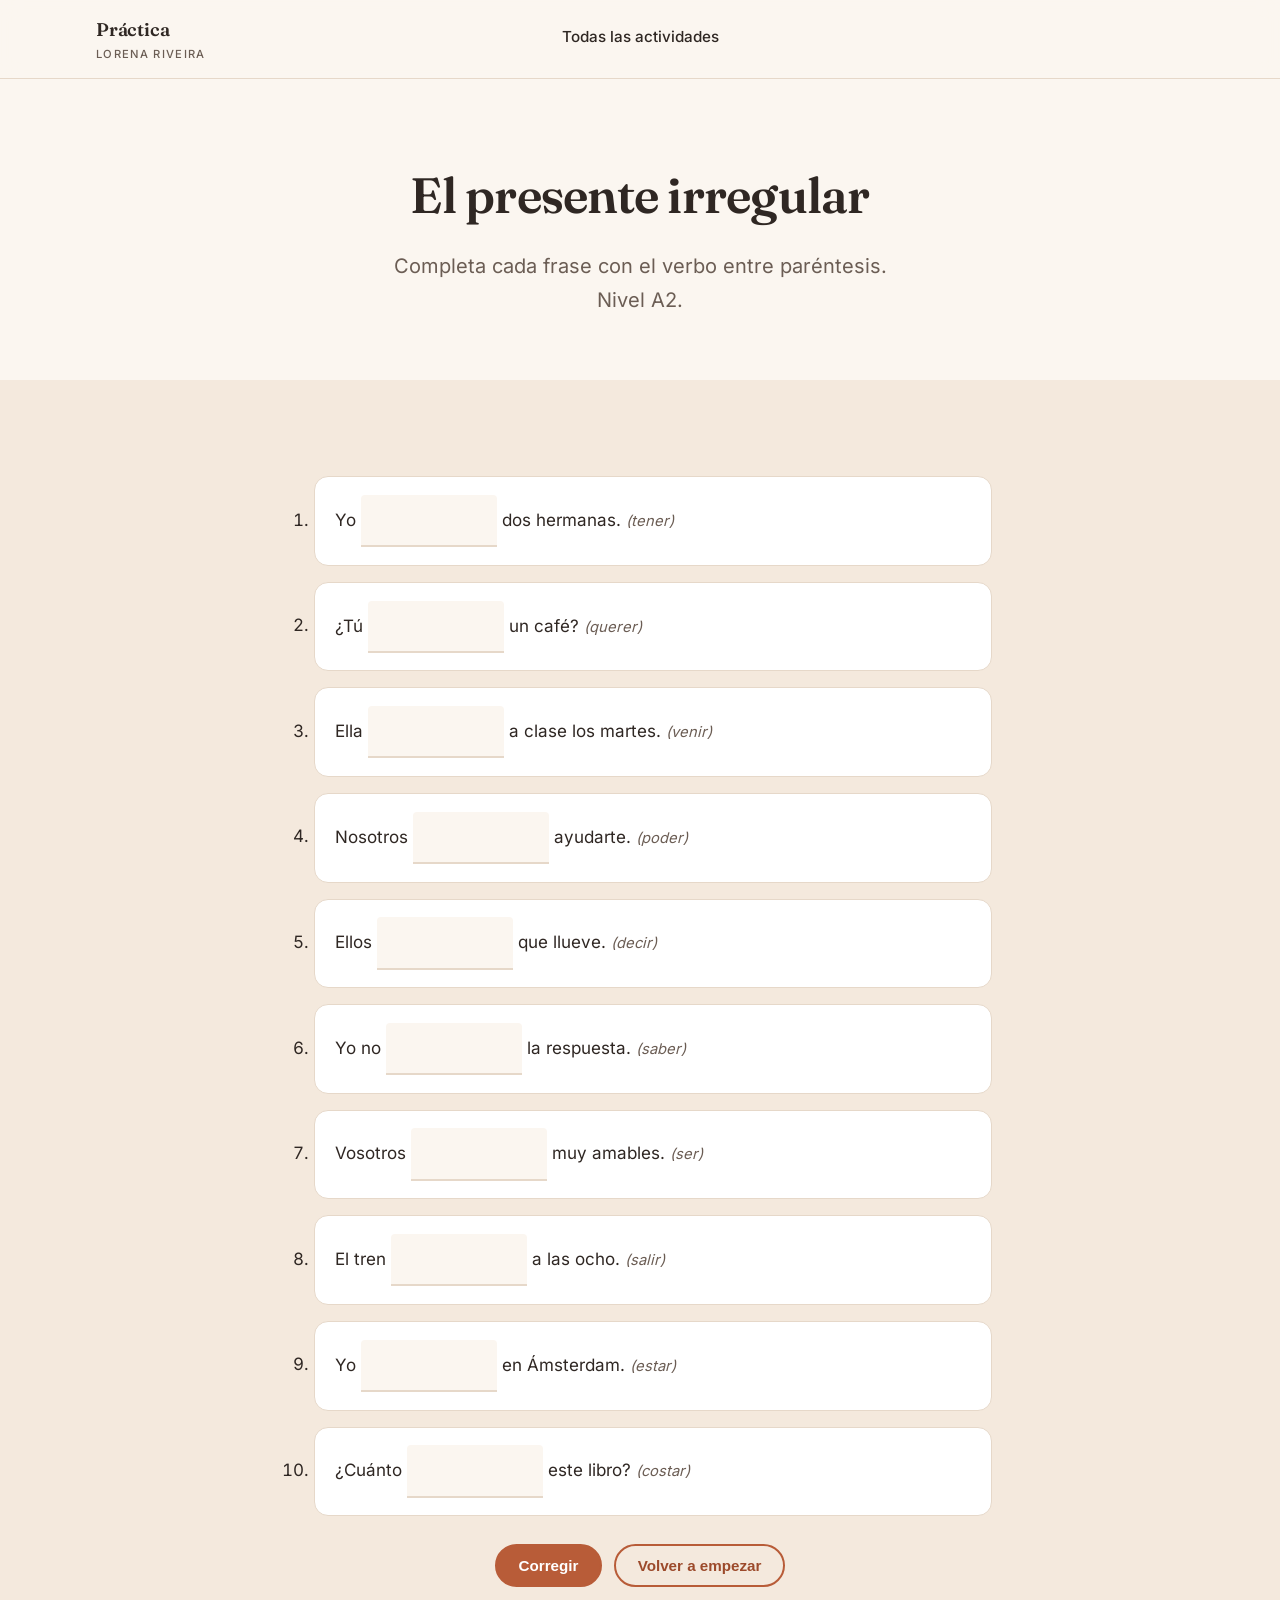
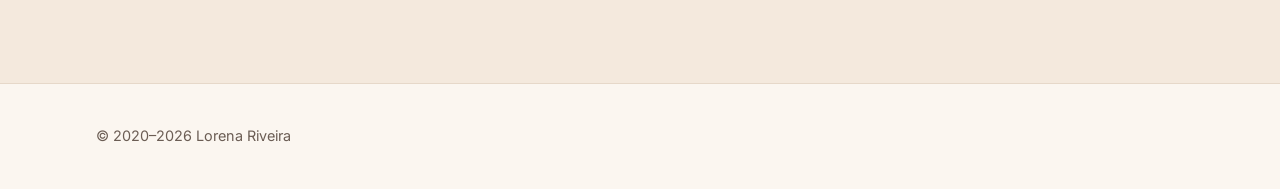
<file: practica/ejemplo.html>
<!DOCTYPE html>
<html lang="es">
<head>
<meta charset="utf-8">
<meta name="viewport" content="width=device-width, initial-scale=1">
<meta name="robots" content="noindex, nofollow">
<title>El presente irregular — Práctica</title>

<link rel="stylesheet" href="../assets/css/style.css">
</head>
<body>

<a class="saltar" href="#contenido">Saltar al contenido</a>

<header class="cabecera">
  <div class="contenedor cabecera__inner">
    <a class="marca" href="index.html">Práctica<span>Lorena Riveira</span></a>
    <nav class="nav" aria-label="Navegación">
      <a href="index.html">Todas las actividades</a>
    </nav>
  </div>
</header>

<main id="contenido">

  <section class="portada portada--simple">
    <div class="contenedor">
      <div class="portada__texto">
        <h1>El presente irregular</h1>
        <p class="portada__entradilla">Completa cada frase con el verbo entre paréntesis. Nivel A2.</p>
      </div>
    </div>
  </section>

  <section class="seccion seccion--alt">
    <div class="contenedor">
      <form class="quiz" data-quiz novalidate>
        <ol class="preguntas">

          <li class="pregunta">
            <p class="pregunta__texto">Yo <input class="hueco" type="text" autocomplete="off" data-respuesta="tengo" aria-label="Frase 1, verbo tener"> dos hermanas. <span class="pregunta__pista">(tener)</span></p>
            <p class="pregunta__aviso" data-aviso aria-live="polite"></p>
          </li>

          <li class="pregunta">
            <p class="pregunta__texto">¿Tú <input class="hueco" type="text" autocomplete="off" data-respuesta="quieres" aria-label="Frase 2, verbo querer"> un café? <span class="pregunta__pista">(querer)</span></p>
            <p class="pregunta__aviso" data-aviso aria-live="polite"></p>
          </li>

          <li class="pregunta">
            <p class="pregunta__texto">Ella <input class="hueco" type="text" autocomplete="off" data-respuesta="viene" aria-label="Frase 3, verbo venir"> a clase los martes. <span class="pregunta__pista">(venir)</span></p>
            <p class="pregunta__aviso" data-aviso aria-live="polite"></p>
          </li>

          <li class="pregunta">
            <p class="pregunta__texto">Nosotros <input class="hueco" type="text" autocomplete="off" data-respuesta="podemos" aria-label="Frase 4, verbo poder"> ayudarte. <span class="pregunta__pista">(poder)</span></p>
            <p class="pregunta__aviso" data-aviso aria-live="polite"></p>
          </li>

          <li class="pregunta">
            <p class="pregunta__texto">Ellos <input class="hueco" type="text" autocomplete="off" data-respuesta="dicen" aria-label="Frase 5, verbo decir"> que llueve. <span class="pregunta__pista">(decir)</span></p>
            <p class="pregunta__aviso" data-aviso aria-live="polite"></p>
          </li>

          <li class="pregunta">
            <p class="pregunta__texto">Yo no <input class="hueco" type="text" autocomplete="off" data-respuesta="sé" aria-label="Frase 6, verbo saber"> la respuesta. <span class="pregunta__pista">(saber)</span></p>
            <p class="pregunta__aviso" data-aviso aria-live="polite"></p>
          </li>

          <li class="pregunta">
            <p class="pregunta__texto">Vosotros <input class="hueco" type="text" autocomplete="off" data-respuesta="sois" aria-label="Frase 7, verbo ser"> muy amables. <span class="pregunta__pista">(ser)</span></p>
            <p class="pregunta__aviso" data-aviso aria-live="polite"></p>
          </li>

          <li class="pregunta">
            <p class="pregunta__texto">El tren <input class="hueco" type="text" autocomplete="off" data-respuesta="sale" aria-label="Frase 8, verbo salir"> a las ocho. <span class="pregunta__pista">(salir)</span></p>
            <p class="pregunta__aviso" data-aviso aria-live="polite"></p>
          </li>

          <li class="pregunta">
            <p class="pregunta__texto">Yo <input class="hueco" type="text" autocomplete="off" data-respuesta="estoy" aria-label="Frase 9, verbo estar"> en Ámsterdam. <span class="pregunta__pista">(estar)</span></p>
            <p class="pregunta__aviso" data-aviso aria-live="polite"></p>
          </li>

          <li class="pregunta">
            <p class="pregunta__texto">¿Cuánto <input class="hueco" type="text" autocomplete="off" data-respuesta="cuesta" aria-label="Frase 10, verbo costar"> este libro? <span class="pregunta__pista">(costar)</span></p>
            <p class="pregunta__aviso" data-aviso aria-live="polite"></p>
          </li>

        </ol>

        <div class="quiz__acciones">
          <button class="boton" type="submit">Corregir</button>
          <button class="boton boton--fantasma" type="button" data-reiniciar>Volver a empezar</button>
        </div>

        <p class="quiz__resultado" data-resultado aria-live="polite"></p>
      </form>
    </div>
  </section>

</main>

<footer class="pie">
  <div class="contenedor pie__inner">
    <div><p>© 2020–2026 Lorena Riveira</p></div>
  </div>
</footer>

<script src="../assets/js/actividad.js" defer></script>
</body>
</html>
</file>
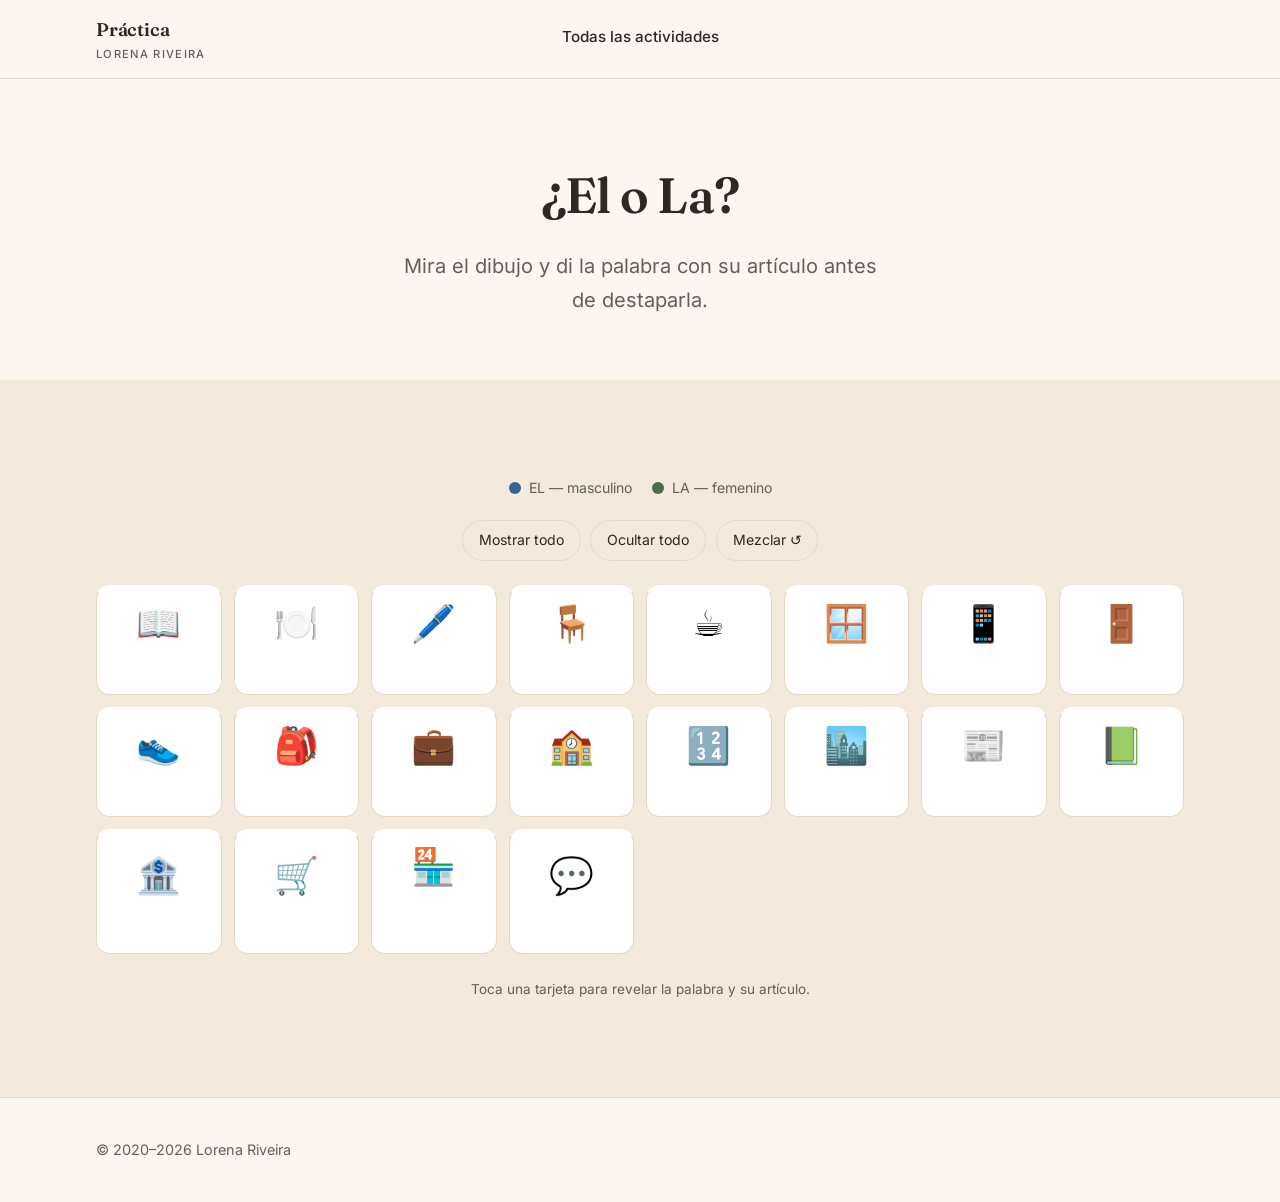
<file: practica/el-o-la.html>
<!DOCTYPE html>
<html lang="es">
<head>
<meta charset="utf-8">
<meta name="viewport" content="width=device-width, initial-scale=1">
<meta name="robots" content="noindex, nofollow">
<title>¿El o La? — Práctica</title>

<link rel="stylesheet" href="../assets/css/style.css">

<style>
  /* El azul y el verde no son decorativos: distinguen el género gramatical,
     así que se mantienen aunque el resto del sitio sea terracota. */
  :root {
    --masculino: #2f6690;
    --masculino-fondo: #e7eff5;
    --femenino: #4f6b47;
    --femenino-fondo: #e9efe7;
  }

  .rejilla-tarjetas {
    display: grid;
    grid-template-columns: repeat(auto-fill, minmax(120px, 1fr));
    gap: 12px;
    margin-top: 1.5rem;
  }

  .tarjeta-palabra {
    display: flex;
    flex-direction: column;
    align-items: center;
    justify-content: center;
    gap: 6px;
    min-height: 110px;
    padding: 1rem .75rem;
    background: #fff;
    border: 1px solid var(--borde);
    border-top: 3px solid transparent;
    border-radius: var(--radio);
    font: inherit;
    cursor: pointer;
    user-select: none;
    transition: transform .15s ease, border-color .15s ease;
  }
  .tarjeta-palabra:hover { transform: translateY(-2px); border-color: #cdbaa6; }

  .tarjeta-palabra.revelada.el { border-top-color: var(--masculino); }
  .tarjeta-palabra.revelada.la { border-top-color: var(--femenino); }

  .tarjeta-palabra .dibujo { font-size: 2.25rem; line-height: 1; }

  .tarjeta-palabra .etiqueta {
    opacity: 0;
    transition: opacity .2s ease;
    min-height: 1.4rem;
  }
  .tarjeta-palabra.revelada .etiqueta { opacity: 1; }

  .distintivo {
    display: inline-block;
    padding: 2px 8px;
    border-radius: 999px;
    font-size: .78rem;
    font-weight: 600;
  }
  .distintivo.el { background: var(--masculino-fondo); color: var(--masculino); }
  .distintivo.la { background: var(--femenino-fondo); color: var(--femenino); }

  .leyenda { display: flex; gap: 1.25rem; flex-wrap: wrap; justify-content: center; margin-bottom: 1.25rem; }
  .leyenda div { display: flex; align-items: center; gap: .5rem; font-size: .88rem; color: var(--tinta-suave); }
  .leyenda i { width: 12px; height: 12px; border-radius: 50%; }

  .mandos { display: flex; gap: .6rem; flex-wrap: wrap; justify-content: center; }

  .mando {
    padding: .45rem 1rem;
    border-radius: 999px;
    border: 1px solid var(--borde);
    background: transparent;
    color: var(--tinta);
    font: inherit;
    font-size: .88rem;
    cursor: pointer;
    transition: background .15s ease, border-color .15s ease;
  }
  .mando:hover { background: var(--crema-alt); border-color: #cdbaa6; }

  .aviso { font-size: .85rem; color: var(--tinta-suave); text-align: center; margin-top: 1.5rem; }
</style>
</head>
<body>

<a class="saltar" href="#contenido">Saltar al contenido</a>

<header class="cabecera">
  <div class="contenedor cabecera__inner">
    <a class="marca" href="index.html">Práctica<span>Lorena Riveira</span></a>
    <nav class="nav" aria-label="Navegación">
      <a href="index.html">Todas las actividades</a>
    </nav>
  </div>
</header>

<main id="contenido">

  <section class="portada portada--simple">
    <div class="contenedor">
      <div class="portada__texto">
        <h1>¿El o La?</h1>
        <p class="portada__entradilla">Mira el dibujo y di la palabra con su artículo antes de destaparla.</p>
      </div>
    </div>
  </section>

  <section class="seccion seccion--alt">
    <div class="contenedor">

      <div class="leyenda">
        <div><i style="background: var(--masculino)"></i> EL — masculino</div>
        <div><i style="background: var(--femenino)"></i> LA — femenino</div>
      </div>

      <div class="mandos">
        <button class="mando" type="button" data-mostrar>Mostrar todo</button>
        <button class="mando" type="button" data-ocultar>Ocultar todo</button>
        <button class="mando" type="button" data-mezclar>Mezclar ↺</button>
      </div>

      <div class="rejilla-tarjetas" id="rejilla"></div>

      <p class="aviso">Toca una tarjeta para revelar la palabra y su artículo.</p>

    </div>
  </section>

</main>

<footer class="pie">
  <div class="contenedor pie__inner">
    <div><p>© 2020–2026 Lorena Riveira</p></div>
  </div>
</footer>

<script>
const palabras = [
  {w:"libro",        icon:"📖",  g:"el"},
  {w:"mesa",         icon:"🍽️",  g:"la"},
  {w:"bolígrafo",    icon:"🖊️",  g:"el"},
  {w:"silla",        icon:"🪑",  g:"la"},
  {w:"café",         icon:"☕",  g:"el"},
  {w:"ventana",      icon:"🪟",  g:"la"},
  {w:"teléfono",     icon:"📱",  g:"el"},
  {w:"puerta",       icon:"🚪",  g:"la"},
  {w:"zapato",       icon:"👟",  g:"el"},
  {w:"mochila",      icon:"🎒",  g:"la"},
  {w:"trabajo",      icon:"💼",  g:"el"},
  {w:"clase",        icon:"🏫",  g:"la"},
  {w:"número",       icon:"🔢",  g:"el"},
  {w:"ciudad",       icon:"🏙️",  g:"la"},
  {w:"periódico",    icon:"📰",  g:"el"},
  {w:"revista",      icon:"📗",  g:"la"},
  {w:"banco",        icon:"🏦",  g:"el"},
  {w:"tienda",       icon:"🛒",  g:"la"},
  {w:"supermercado", icon:"🏪",  g:"el"},
  {w:"palabra",      icon:"💬",  g:"la"},
];

const rejilla = document.getElementById('rejilla');
let orden = [...palabras];

function pintar() {
  rejilla.innerHTML = '';
  orden.forEach((item) => {
    const tarjeta = document.createElement('button');
    tarjeta.type = 'button';
    tarjeta.className = `tarjeta-palabra ${item.g}`;
    /* El nombre accesible no revela la respuesta: quien use lector de
       pantalla oye el dibujo, no la palabra, igual que quien la ve. */
    tarjeta.setAttribute('aria-label', 'Tarjeta de vocabulario. Tócala para ver la palabra.');
    tarjeta.innerHTML = `
      <span class="dibujo" aria-hidden="true">${item.icon}</span>
      <span class="etiqueta"><span class="distintivo ${item.g}">${item.g} ${item.w}</span></span>`;
    tarjeta.addEventListener('click', () => {
      const visible = tarjeta.classList.toggle('revelada');
      tarjeta.setAttribute('aria-label', visible
        ? `${item.g} ${item.w}. Tócala para ocultarla.`
        : 'Tarjeta de vocabulario. Tócala para ver la palabra.');
    });
    rejilla.appendChild(tarjeta);
  });
}

/* Barajado de Fisher-Yates. Ordenar con Math.random() - 0.5 no reparte por
   igual: deja las palabras cerca de su posición inicial más veces de la cuenta. */
function mezclar(lista) {
  const copia = [...lista];
  for (let i = copia.length - 1; i > 0; i--) {
    const j = Math.floor(Math.random() * (i + 1));
    [copia[i], copia[j]] = [copia[j], copia[i]];
  }
  return copia;
}

document.querySelector('[data-mostrar]').addEventListener('click', () => {
  document.querySelectorAll('.tarjeta-palabra').forEach((t) => t.classList.add('revelada'));
});

document.querySelector('[data-ocultar]').addEventListener('click', () => {
  document.querySelectorAll('.tarjeta-palabra').forEach((t) => t.classList.remove('revelada'));
});

document.querySelector('[data-mezclar]').addEventListener('click', () => {
  orden = mezclar(orden);
  pintar();
});

pintar();
</script>
</body>
</html>
</file>
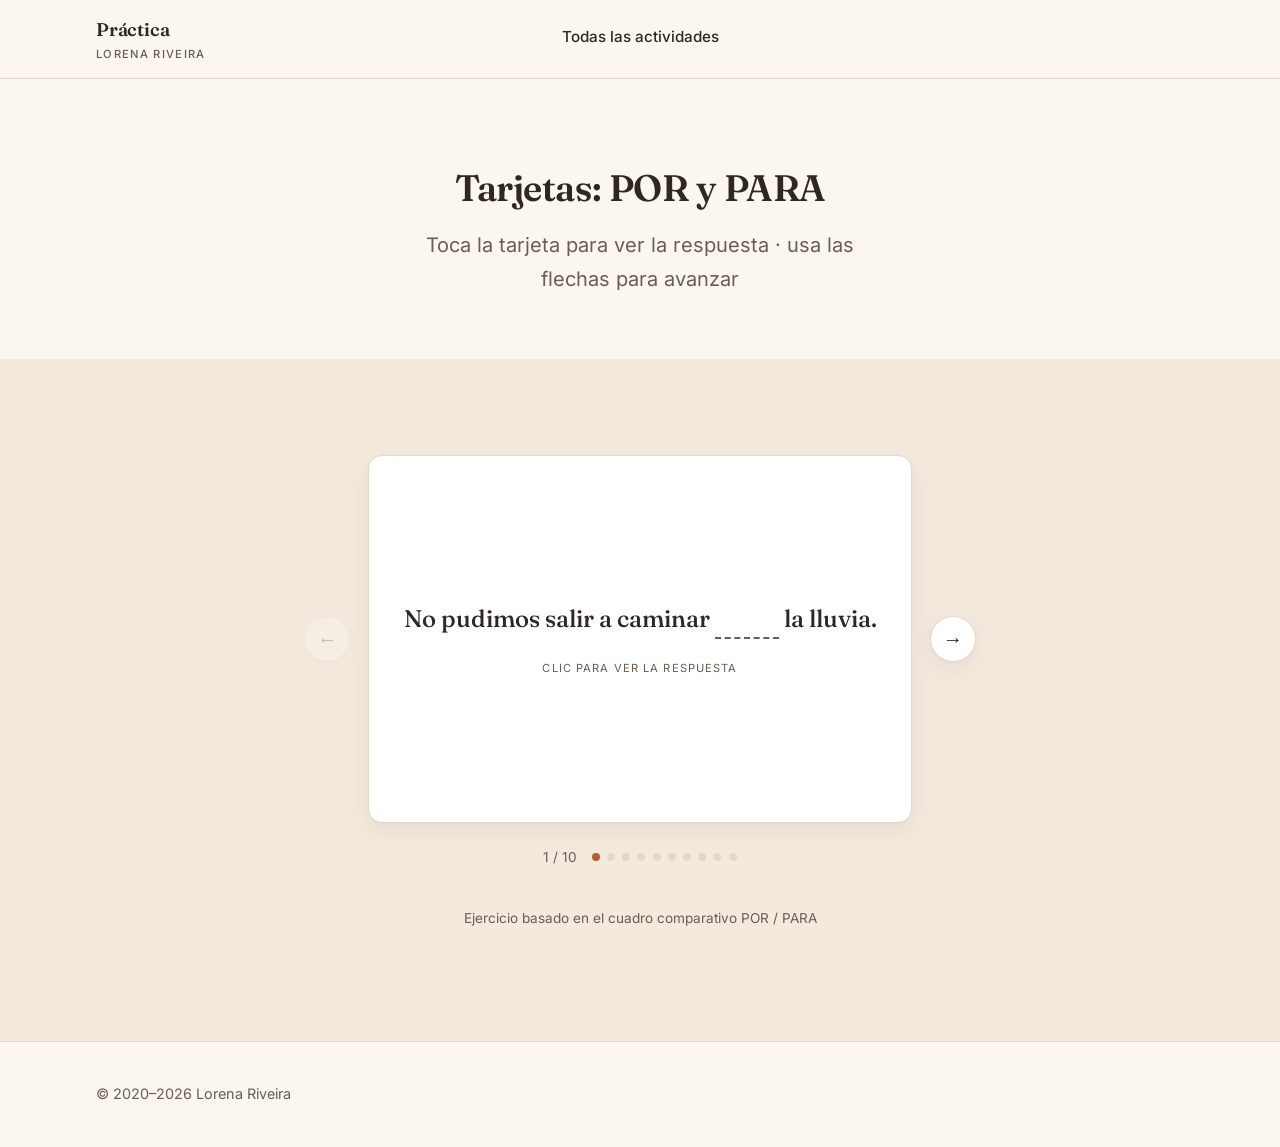
<file: practica/por-y-para.html>
<!DOCTYPE html>
<html lang="es">
<head>
<meta charset="utf-8">
<meta name="viewport" content="width=device-width, initial-scale=1">
<meta name="robots" content="noindex, nofollow">
<title>Tarjetas: POR y PARA — Práctica</title>

<link rel="stylesheet" href="../assets/css/style.css">

<style>
  /* Estilos propios de esta actividad, con los colores del sitio. Los nombres de
     clase y las reglas son los del archivo original; lo que cambia son los
     valores de las variables y las medidas, que pasan a rem. */
  :root {
    /* Los dos colores que distinguen las respuestas. El terracota es el del
       sitio; el verde es la salvia oscurecida, porque la salvia tal cual no
       sostiene texto blanco a 14 px. */
    --por:  #9c4a2b;
    --para: #616b58;
  }

  /* El titular va más pequeño que en el resto del sitio: aquí la tarjeta es lo
     que importa, y con el tamaño de serie le quitaba peso. Se ajusta solo en
     esta página, no en `style.css`, que es de las diez. */
  .portada--simple h1 { font-size: min(6.2cqi, 2.3rem); }

  .mazo { display: flex; flex-direction: column; align-items: center; gap: 1.4rem; }

  .stage {
    display: flex;
    align-items: center;
    gap: 1.1rem;
    width: 100%;
    max-width: 44rem;
    justify-content: center;
  }

  .nav-btn {
    background: #fff;
    border: 1px solid var(--borde);
    color: var(--tinta);
    width: 2.9rem;
    height: 2.9rem;
    border-radius: 50%;
    font-size: 1.25rem;
    display: flex;
    align-items: center;
    justify-content: center;
    cursor: pointer;
    flex-shrink: 0;
    box-shadow: var(--sombra);
    user-select: none;
    transition: opacity .15s ease, border-color .15s ease;
  }
  .nav-btn:hover:not(:disabled) { border-color: #cdbaa6; }
  .nav-btn:disabled { opacity: .25; cursor: default; }

  /* El envoltorio de la tarjeta es un <button> para que se pueda girar con el
     teclado; hay que quitarle los estilos de botón que trae el navegador. */
  .card-wrap {
    perspective: 1400px;
    width: 100%;
    max-width: 34rem;
    height: 23rem;
    cursor: pointer;
    touch-action: pan-y;
    display: block;
    background: none;
    border: 0;
    padding: 0;
    font: inherit;
    color: inherit;
    text-align: inherit;
  }
  .card {
    /* Es un <span> dentro del botón, así que sin esto el alto y el ancho no le
       aplican y las dos caras se quedan sin sitio donde colocarse. */
    display: block;
    position: relative;
    width: 100%;
    height: 100%;
    transition: transform .5s;
    transform-style: preserve-3d;
  }
  .card-wrap.flipped .card { transform: rotateY(180deg); }

  .face {
    position: absolute;
    inset: 0;
    border-radius: var(--radio);
    display: flex;
    flex-direction: column;
    align-items: center;
    justify-content: center;
    text-align: center;
    padding: 1.9rem 2rem;
    backface-visibility: hidden;
    box-shadow: var(--sombra);
  }
  .front {
    background: #fff;
    border: 1px solid var(--borde);
  }
  .front .sentence {
    font-family: var(--display);
    font-size: 1.5rem;
    line-height: 1.55;
  }
  .front .blank {
    display: inline-block;
    min-width: 4rem;
    border-bottom: 2px dashed var(--tinta-suave);
  }
  .front .hint {
    margin-top: 1.25rem;
    font-size: .7rem;
    color: var(--tinta-suave);
    text-transform: uppercase;
    letter-spacing: .1em;
  }
  .back {
    transform: rotateY(180deg);
    color: #fff;
  }
  .back.por  { background: var(--por); }
  .back.para { background: var(--para); }
  .back .answer {
    font-family: var(--display);
    font-size: 2.9rem;
    font-weight: 700;
    letter-spacing: 1px;
    margin-bottom: .75rem;
  }
  .back .use {
    font-size: 1rem;
    opacity: .92;
    font-weight: 600;
  }
  .back .full-sentence {
    margin-top: 1.1rem;
    font-size: .9rem;
    opacity: .88;
    font-style: italic;
    line-height: 1.5;
  }

  .progress {
    display: flex;
    align-items: center;
    gap: .9rem;
    font-size: .85rem;
    color: var(--tinta-suave);
  }
  .dots { display: flex; gap: .45rem; }
  .dot {
    width: 8px;
    height: 8px;
    border-radius: 50%;
    background: var(--borde);
    transition: background .2s ease;
  }
  .dot.active { background: var(--terracota); }

  .nota { font-size: .85rem; color: var(--tinta-suave); text-align: center; }

  /* Para anunciar a un lector de pantalla lo que el resto ve al girar la tarjeta. */
  .solo-lectores {
    position: absolute;
    width: 1px; height: 1px;
    overflow: hidden;
    clip-path: inset(50%);
    white-space: nowrap;
  }

  @media (max-width: 30rem) {
    .card-wrap { height: 19.5rem; }
    .front .sentence { font-size: 1.12rem; }
    .face { padding: 1.5rem 1.25rem; }
    .stage { gap: .6rem; }
    .nav-btn { width: 2.5rem; height: 2.5rem; font-size: 1.1rem; }
  }
</style>
</head>
<body>

<a class="saltar" href="#contenido">Saltar al contenido</a>

<header class="cabecera">
  <div class="contenedor cabecera__inner">
    <a class="marca" href="index.html">Práctica<span>Lorena Riveira</span></a>
    <nav class="nav" aria-label="Navegación">
      <a href="index.html">Todas las actividades</a>
    </nav>
  </div>
</header>

<main id="contenido">

  <section class="portada portada--simple">
    <div class="contenedor">
      <div class="portada__texto">
        <h1>Tarjetas: POR y PARA</h1>
        <p class="portada__entradilla">Toca la tarjeta para ver la respuesta · usa las flechas para avanzar</p>
      </div>
    </div>
  </section>

  <section class="seccion seccion--alt">
    <div class="contenedor">
      <div class="mazo">

        <div class="stage">
          <button class="nav-btn" id="prevBtn" type="button" aria-label="Anterior">&#8592;</button>
          <button class="card-wrap" id="cardWrap" type="button" aria-expanded="false">
            <span class="card">
              <span class="face front" id="frontFace">
                <span class="sentence" id="sentenceText"></span>
                <span class="hint">Clic para ver la respuesta</span>
              </span>
              <span class="face back" id="backFace" aria-hidden="true">
                <span class="answer" id="answerText"></span>
                <span class="use" id="useText"></span>
                <span class="full-sentence" id="fullSentenceText"></span>
              </span>
            </span>
          </button>
          <button class="nav-btn" id="nextBtn" type="button" aria-label="Siguiente">&#8594;</button>
        </div>

        <p class="progress">
          <span id="counter">1 / 10</span>
          <span class="dots" id="dots" aria-hidden="true"></span>
        </p>

        <p class="nota">Ejercicio basado en el cuadro comparativo POR / PARA</p>

        <p class="solo-lectores" id="aviso" aria-live="polite"></p>

      </div>
    </div>
  </section>

</main>

<footer class="pie">
  <div class="contenedor pie__inner">
    <div><p>© 2020–2026 Lorena Riveira</p></div>
  </div>
</footer>

<script>
const cards = [
  { before: "No pudimos salir a caminar", after: "la lluvia.", answer: "por", use: "Causa o motivo" },
  { before: "Te llamo", after: "la mañana, cuando tenga un momento libre.", answer: "por", use: "Tiempo aproximado" },
  { before: "Este cuchillo sirve", after: "cortar pan.", answer: "para", use: "Finalidad o propósito" },
  { before: "Compré estas flores", after: "mi abuela.", answer: "para", use: "Destinatario" },
  { before: "", after: "mí, esta es la mejor película del año.", answer: "para", use: "Opinión" },
  { before: "Salimos", after: "el aeropuerto en media hora.", answer: "para", use: "Dirección a un destino" },
  { before: "El informe tiene que estar listo", after: "el viernes.", answer: "para", use: "Fecha límite" },
  { before: "Se cancelaron las clases", after: "la huelga de transporte.", answer: "por", use: "Causa o motivo" },
  { before: "Ayer vi a Juan corriendo", after: "la plaza.", answer: "por", use: "Lugar aproximado" },
  { before: "Este regalo es", after: "ti.", answer: "para", use: "Destinatario" },
];

let index = 0;
let flipped = false;

const cardWrap = document.getElementById('cardWrap');
const sentenceText = document.getElementById('sentenceText');
const answerText = document.getElementById('answerText');
const useText = document.getElementById('useText');
const fullSentenceText = document.getElementById('fullSentenceText');
const frontFace = document.getElementById('frontFace');
const backFace = document.getElementById('backFace');
const counter = document.getElementById('counter');
const dotsWrap = document.getElementById('dots');
const prevBtn = document.getElementById('prevBtn');
const nextBtn = document.getElementById('nextBtn');
const aviso = document.getElementById('aviso');

function buildDots(){
  dotsWrap.innerHTML = '';
  cards.forEach((_, i) => {
    const d = document.createElement('span');
    d.className = 'dot' + (i === index ? ' active' : '');
    dotsWrap.appendChild(d);
  });
}

function frasePlana(c){
  return `${c.before} ${c.answer.toUpperCase()} ${c.after}`.replace(/\s+/g,' ').trim();
}

/* La cara de atrás sigue en el HTML aunque no se vea, así que se oculta con
   aria-hidden mientras la tarjeta no está girada: si no, un lector de pantalla
   canta la respuesta antes de que el estudiante la piense. */
function girar(estado){
  flipped = estado;
  cardWrap.classList.toggle('flipped', flipped);
  cardWrap.setAttribute('aria-expanded', String(flipped));
  frontFace.setAttribute('aria-hidden', String(flipped));
  backFace.setAttribute('aria-hidden', String(!flipped));
  const c = cards[index];
  aviso.textContent = flipped ? `${c.answer.toUpperCase()}. ${c.use}. ${frasePlana(c)}` : '';
}

function render(){
  const c = cards[index];
  sentenceText.innerHTML = `${c.before} <span class="blank">&nbsp;</span> ${c.after}`;
  answerText.textContent = c.answer.toUpperCase();
  useText.textContent = c.use;
  fullSentenceText.textContent = frasePlana(c);
  backFace.className = 'face back ' + c.answer;
  counter.textContent = `${index + 1} / ${cards.length}`;
  prevBtn.disabled = index === 0;
  nextBtn.disabled = index === cards.length - 1;
  buildDots();
}

function goTo(i){
  if (i < 0 || i >= cards.length) return;
  index = i;
  render();
  girar(false);
  aviso.textContent = `Tarjeta ${index + 1} de ${cards.length}. ${cards[index].before} … ${cards[index].after}`;
}

cardWrap.addEventListener('click', () => girar(!flipped));

prevBtn.addEventListener('click', (e) => { e.stopPropagation(); goTo(index - 1); });
nextBtn.addEventListener('click', (e) => { e.stopPropagation(); goTo(index + 1); });

document.addEventListener('keydown', (e) => {
  if (e.key === 'ArrowRight') goTo(index + 1);
  if (e.key === 'ArrowLeft') goTo(index - 1);
});

// Swipe support
let touchStartX = null;
cardWrap.addEventListener('touchstart', (e) => {
  touchStartX = e.changedTouches[0].clientX;
});
cardWrap.addEventListener('touchend', (e) => {
  if (touchStartX === null) return;
  const dx = e.changedTouches[0].clientX - touchStartX;
  /* Un toque no se trata aquí: el navegador dispara «click» justo después y de
     eso se encarga el otro manejador. Si se girase también desde aquí, la
     tarjeta daría dos vueltas seguidas y se quedaría como estaba. */
  if (Math.abs(dx) > 50) {
    e.preventDefault();
    goTo(dx < 0 ? index + 1 : index - 1);
  }
  touchStartX = null;
});

render();
</script>
</body>
</html>
</file>
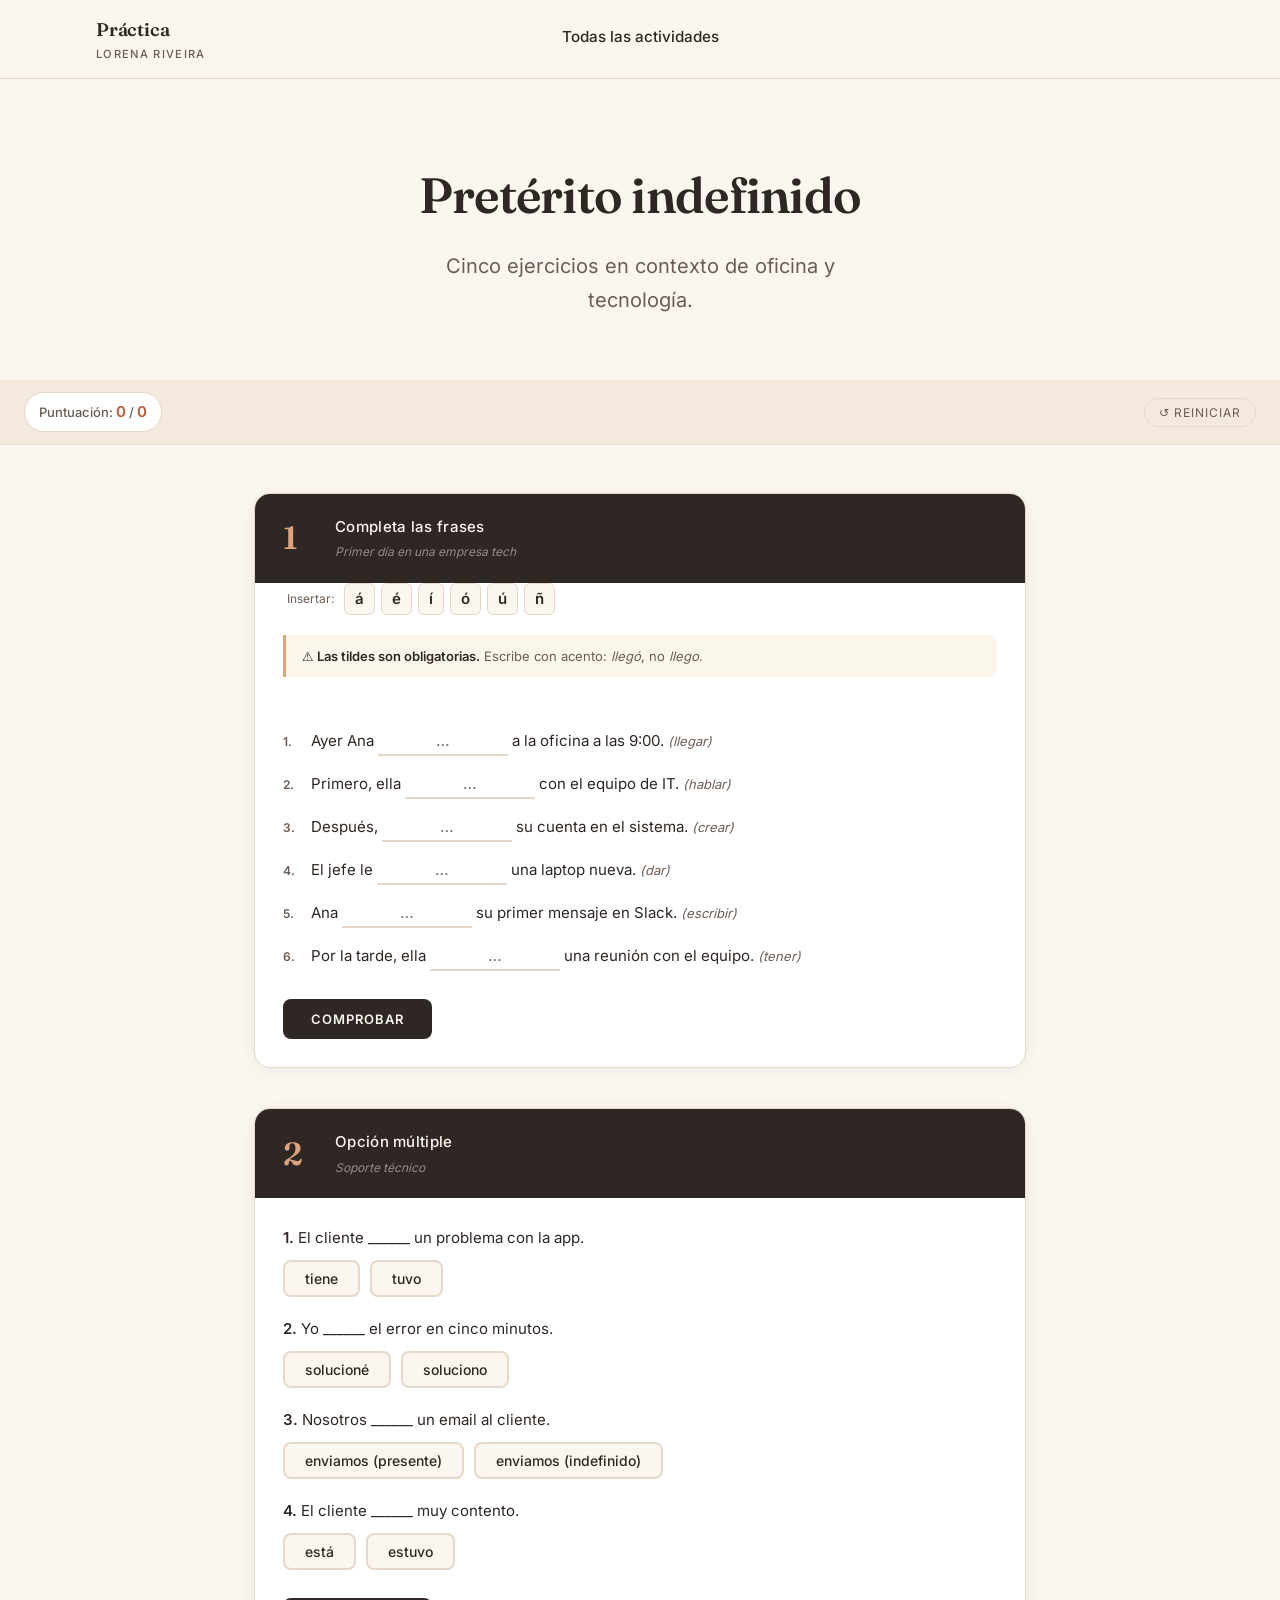
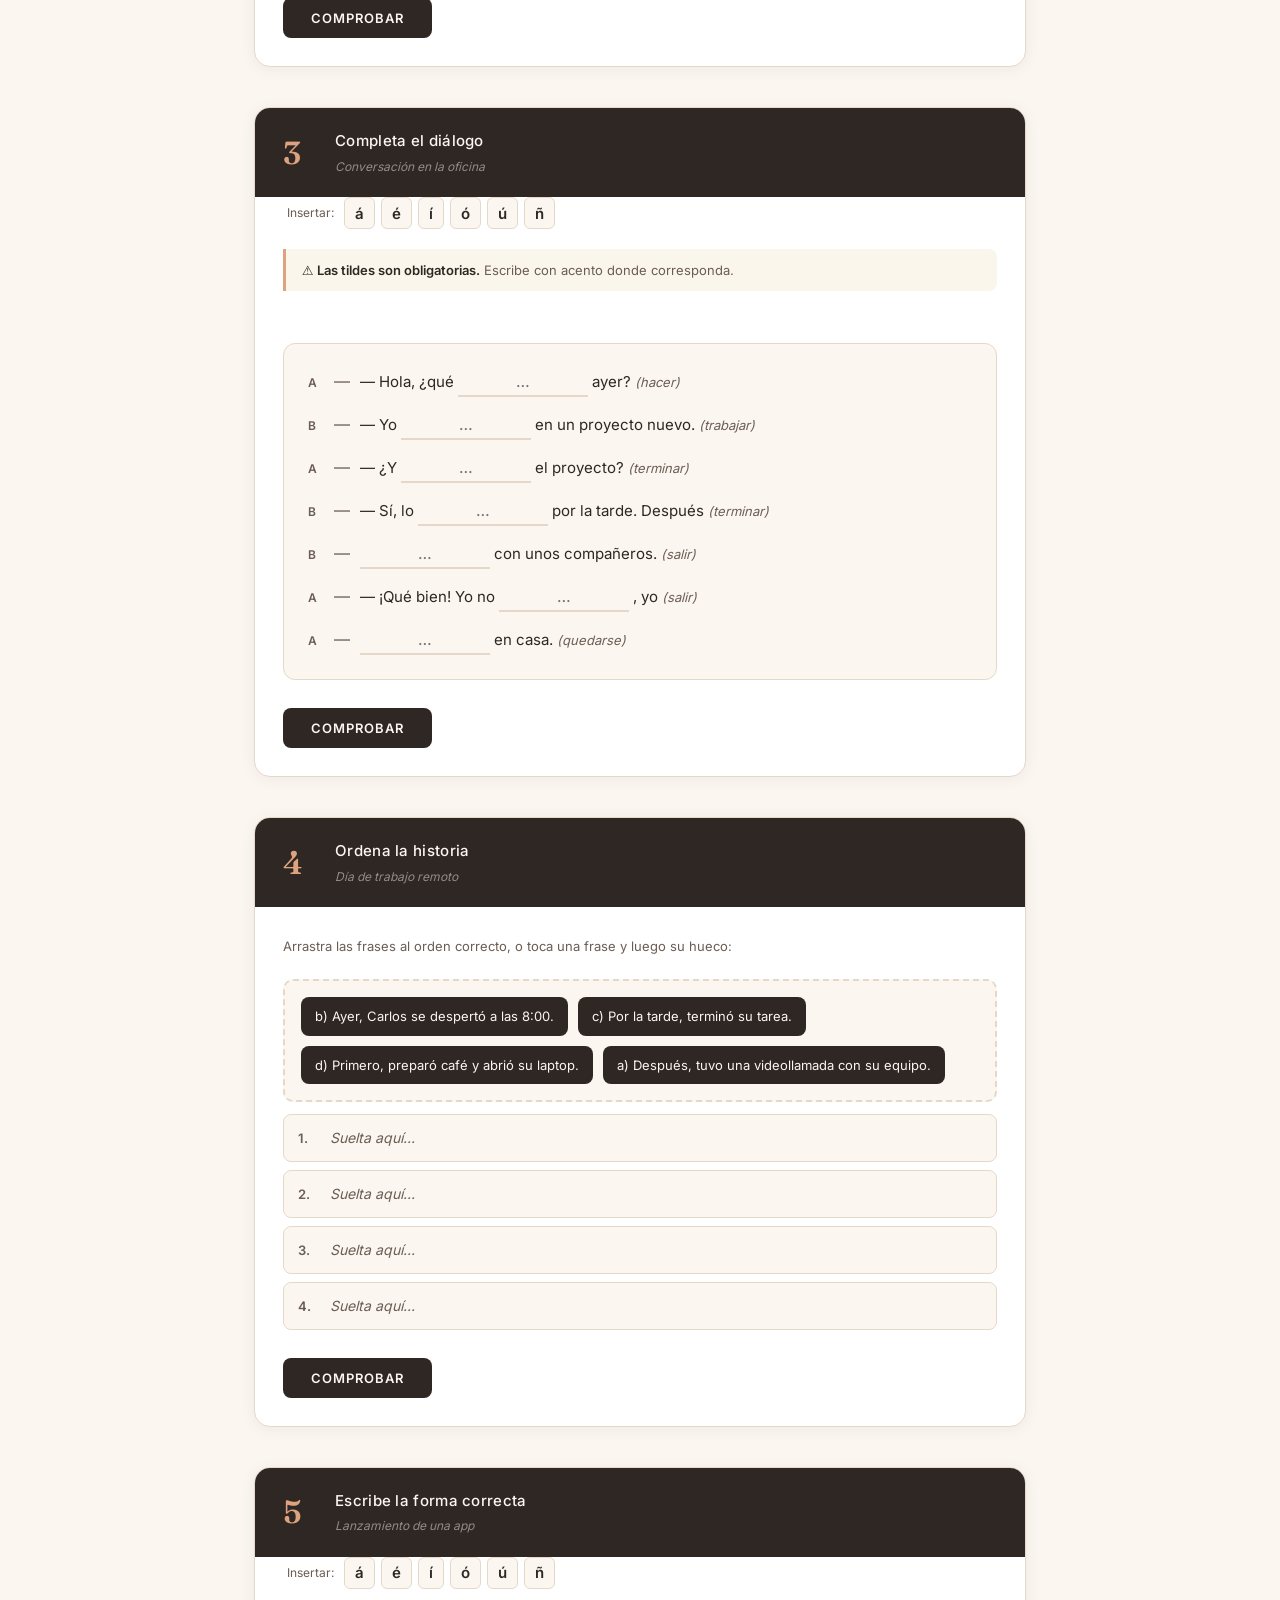
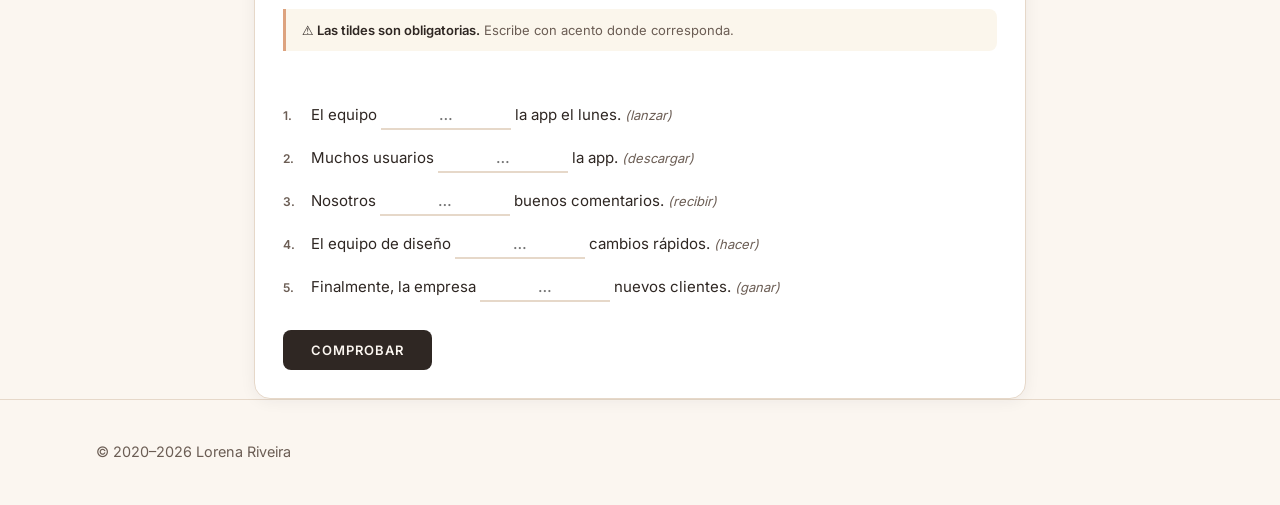
<file: practica/preterito-indefinido.html>
<!DOCTYPE html>
<html lang="es">
<head>
<meta charset="UTF-8">
<meta name="viewport" content="width=device-width, initial-scale=1.0">
<meta name="robots" content="noindex, nofollow">
<title>Pretérito indefinido — Práctica</title>
<link rel="stylesheet" href="../assets/css/style.css">
<style>
  /* Los nombres de variables son los del original; solo cambian los valores,
     que ahora son los del sitio. Así el diseño encaja sin tocar las reglas. */
  :root {
    --ink: #2f2723;
    --cream: #fbf6f0;
    --accent: #b85c38;
    --accent-light: #f3ddd1;
    --gold: #dda37f;
    --success: #5d7355;
    --success-light: #eef2ec;
    --error: #9c4a2b;
    --error-light: #fbeae3;
    --muted: #6b5d54;
    --border: #e6d8c9;
    --card: #ffffff;
  }

  .exercise *, .score-bar *, .exercise, .score-bar { box-sizing: border-box; }

  /* Barra de puntuación: pegada bajo la cabecera del sitio, en claro. */
  .score-bar {
    background: var(--crema-alt);
    border-bottom: 1px solid var(--border);
    padding: 12px 24px;
    display: flex;
    align-items: center;
    gap: 20px;
    position: sticky;
    top: 0;
    z-index: 40;
  }
  .score-pill {
    background: #fff;
    border: 1px solid var(--border);
    color: var(--muted);
    font-size: 13px;
    font-weight: 500;
    padding: 6px 14px;
    border-radius: 20px;
  }
  .score-pill span { font-weight: 700; font-size: 15px; color: var(--accent); }
  .reset-btn {
    margin-left: auto;
    background: transparent;
    border: 1px solid var(--border);
    color: var(--muted);
    font-size: 12px;
    letter-spacing: 1px;
    text-transform: uppercase;
    padding: 6px 14px;
    border-radius: 999px;
    cursor: pointer;
    font-family: inherit;
    transition: all 0.2s;
  }
  .reset-btn:hover { border-color: var(--accent); color: var(--accent); }

  main {
    max-width: 820px;
    margin: 0 auto;
    padding: 48px 24px 0;
    display: flex;
    flex-direction: column;
    gap: 40px;
  }

  .exercise {
    background: var(--card);
    border: 1px solid var(--border);
    border-radius: 16px;
    overflow: hidden;
    box-shadow: 0 2px 16px rgba(26,26,46,0.06);
    transition: box-shadow 0.3s;
  }
  .exercise:hover { box-shadow: 0 4px 28px rgba(26,26,46,0.1); }

  .exercise-header {
    background: var(--ink);
    padding: 20px 28px;
    display: flex;
    align-items: center;
    gap: 16px;
  }
  .exercise-number {
    font-family: var(--display);
    font-size: 32px;
    font-weight: 700;
    color: var(--gold);
    line-height: 1;
    min-width: 36px;
  }
  .exercise-title { font-size: 15px; font-weight: 500; color: var(--cream); letter-spacing: 0.3px; }
  .exercise-context { font-size: 12px; color: rgba(245,240,232,0.5); margin-top: 3px; font-style: italic; }

  .exercise-body { padding: 28px; }

  .blank-item {
    display: flex;
    align-items: baseline;
    gap: 10px;
    margin-bottom: 16px;
    flex-wrap: wrap;
  }
  .blank-item:last-child { margin-bottom: 0; }
  .item-num { font-size: 12px; font-weight: 700; color: var(--muted); min-width: 18px; }
  .item-text { font-size: 15px; line-height: 1.6; color: var(--ink); flex: 1; }
  .item-hint { font-size: 13px; color: var(--muted); font-style: italic; }

  .answer-input {
    font-family: var(--texto);
    font-size: 15px;
    font-weight: 500;
    border: none;
    border-bottom: 2px solid var(--border);
    background: transparent;
    padding: 2px 6px 4px;
    width: 130px;
    color: var(--ink);
    outline: none;
    transition: border-color 0.2s;
    text-align: center;
  }
  .answer-input:focus { border-bottom-color: var(--accent); }
  .answer-input.correct { border-bottom-color: var(--success); background: var(--success-light); border-radius: 4px 4px 0 0; color: var(--success); }
  .answer-input.wrong { border-bottom-color: var(--error); background: var(--error-light); border-radius: 4px 4px 0 0; color: var(--error); }

  .feedback-msg { font-size: 12px; margin-top: 4px; display: none; font-weight: 500; }
  .feedback-msg.show { display: block; }
  .feedback-msg.correct { color: var(--success); }
  .feedback-msg.wrong { color: var(--error); }

  .mc-item { margin-bottom: 20px; }
  .mc-item:last-child { margin-bottom: 0; }
  .mc-sentence { font-size: 15px; margin-bottom: 10px; color: var(--ink); line-height: 1.6; }
  .mc-options { display: flex; gap: 10px; flex-wrap: wrap; }
  .mc-btn {
    font-family: var(--texto);
    font-size: 14px; font-weight: 500;
    padding: 8px 20px; border-radius: 8px;
    border: 2px solid var(--border); background: var(--cream); color: var(--ink);
    cursor: pointer; transition: all 0.18s;
  }
  .mc-btn:hover:not(:disabled) { border-color: var(--accent); background: var(--accent-light); }
  .mc-btn.selected-correct { border-color: var(--success); background: var(--success-light); color: var(--success); }
  .mc-btn.selected-wrong { border-color: var(--error); background: var(--error-light); color: var(--error); }
  .mc-btn.reveal-correct { border-color: var(--success); background: var(--success-light); color: var(--success); opacity: 0.55; }
  .mc-btn:disabled { cursor: default; }

  .dialog-box { background: var(--cream); border: 1px solid var(--border); border-radius: 12px; padding: 24px; }
  .dialog-line { display: flex; align-items: baseline; gap: 10px; margin-bottom: 14px; flex-wrap: wrap; }
  .dialog-line:last-child { margin-bottom: 0; }
  .dialog-speaker { font-size: 12px; letter-spacing: 1px; text-transform: uppercase; font-weight: 700; min-width: 16px; color: var(--muted); }
  .dialog-dash { color: var(--muted); font-size: 16px; }
  .dialog-text { font-size: 15px; line-height: 1.7; flex: 1; }

  .drag-container { display: flex; flex-direction: column; gap: 12px; }
  .drag-source-pool { display: flex; flex-wrap: wrap; gap: 10px; padding: 16px; background: var(--cream); border: 2px dashed var(--border); border-radius: 10px; min-height: 60px; }
  .drag-target-list { display: flex; flex-direction: column; gap: 8px; }
  .drag-slot { display: flex; align-items: center; gap: 12px; padding: 10px 14px; background: var(--cream); border: 1px solid var(--border); border-radius: 8px; min-height: 48px; }
  .drag-slot-num { font-size: 13px; font-weight: 700; color: var(--muted); min-width: 20px; }
  .drag-slot-content { flex: 1; font-size: 14px; color: var(--muted); font-style: italic; }
  .drag-slot.filled .drag-slot-content { color: var(--ink); font-style: normal; }
  .drag-slot.correct-slot { border-color: var(--success); background: var(--success-light); }
  .drag-slot.wrong-slot { border-color: var(--error); background: var(--error-light); }
  .drag-card { background: var(--ink); color: var(--cream); font: inherit; font-size: 13px; padding: 8px 14px; border: 0; border-radius: 8px; cursor: grab; user-select: none; text-align: left; transition: transform 0.15s, opacity 0.15s; }
  .drag-card:active { cursor: grabbing; transform: scale(1.04); }
  .drag-card.dragging { opacity: 0.4; }
  .drag-card.elegida { outline: 3px solid var(--accent); outline-offset: 2px; transform: scale(1.03); }
  .drag-slot { cursor: pointer; }

  .check-area { padding: 0 28px 28px; display: flex; align-items: center; gap: 14px; flex-wrap: wrap; }
  .check-btn {
    font-family: var(--texto);
    font-size: 13px; font-weight: 700; letter-spacing: 1px; text-transform: uppercase;
    padding: 12px 28px; border-radius: 8px; border: none;
    background: var(--ink); color: var(--cream); cursor: pointer;
    transition: background 0.2s, transform 0.1s;
  }
  .check-btn:hover { background: var(--accent); }
  .check-btn:active { transform: scale(0.98); }
  .check-result { font-size: 14px; font-weight: 600; }
  .check-result.good { color: var(--success); }
  .check-result.bad { color: var(--error); }

  .tilde-note { background: rgba(212,168,71,0.1); border-left: 3px solid var(--gold); border-radius: 0 8px 8px 0; padding: 10px 16px; margin: 0 28px 24px; font-size: 13px; color: var(--muted); }
  .tilde-note strong { color: var(--ink); }

  .special-chars { display: flex; gap: 6px; flex-wrap: wrap; padding: 0 28px 20px; }
  .char-btn { font-family: var(--texto); font-size: 15px; font-weight: 600; padding: 5px 10px; border-radius: 6px; border: 1px solid var(--border); background: var(--cream); cursor: pointer; transition: all 0.15s; color: var(--ink); }
  .char-btn:hover { background: var(--accent-light); border-color: var(--accent); }
  .char-label { font-size: 12px; color: var(--muted); padding: 6px 4px; align-self: center; }

  @media (max-width: 600px) {
    header { padding: 36px 20px 28px; }
    .score-bar { padding: 12px 20px; }
    main { padding: 32px 14px 0; }
    .exercise-body, .check-area { padding-left: 20px; padding-right: 20px; }
    .tilde-note, .special-chars { margin-left: 20px; margin-right: 20px; }
    .answer-input { width: 110px; }
  }
</style>
</head>
<body>

<a class="saltar" href="#contenido">Saltar al contenido</a>

<header class="cabecera">
  <div class="contenedor cabecera__inner">
    <a class="marca" href="index.html">Práctica<span>Lorena Riveira</span></a>
    <nav class="nav" aria-label="Navegación">
      <a href="index.html">Todas las actividades</a>
    </nav>
  </div>
</header>

<section class="portada portada--simple">
  <div class="contenedor">
    <div class="portada__texto">
      <h1>Pretérito indefinido</h1>
      <p class="portada__entradilla">Cinco ejercicios en contexto de oficina y tecnología.</p>
    </div>
  </div>
</section>

<div class="score-bar">
  <div class="score-pill">Puntuación: <span id="score">0</span> / <span id="total">0</span></div>
  <button class="reset-btn" onclick="resetAll()">↺ Reiniciar</button>
</div>

<main id="contenido">

  <div class="exercise" id="ex1">
    <div class="exercise-header">
      <div class="exercise-number">1</div>
      <div class="exercise-info">
        <div class="exercise-title">Completa las frases</div>
        <div class="exercise-context">Primer día en una empresa tech</div>
      </div>
    </div>
    <div class="special-chars">
      <span class="char-label">Insertar:</span>
      <button class="char-btn" onclick="insertChar('á')">á</button>
      <button class="char-btn" onclick="insertChar('é')">é</button>
      <button class="char-btn" onclick="insertChar('í')">í</button>
      <button class="char-btn" onclick="insertChar('ó')">ó</button>
      <button class="char-btn" onclick="insertChar('ú')">ú</button>
      <button class="char-btn" onclick="insertChar('ñ')">ñ</button>
    </div>
    <div class="tilde-note"><strong>⚠ Las tildes son obligatorias.</strong> Escribe con acento: <em>llegó</em>, no <em>llego</em>.</div>
    <div class="exercise-body" id="ex1-body"></div>
    <div class="check-area">
      <button class="check-btn" onclick="checkFill('ex1')">Comprobar</button>
      <span class="check-result" id="ex1-result"></span>
    </div>
  </div>

  <div class="exercise" id="ex2">
    <div class="exercise-header">
      <div class="exercise-number">2</div>
      <div class="exercise-info">
        <div class="exercise-title">Opción múltiple</div>
        <div class="exercise-context">Soporte técnico</div>
      </div>
    </div>
    <div class="exercise-body" id="ex2-body"></div>
    <div class="check-area">
      <button class="check-btn" onclick="checkMC()">Comprobar</button>
      <span class="check-result" id="ex2-result"></span>
    </div>
  </div>

  <div class="exercise" id="ex3">
    <div class="exercise-header">
      <div class="exercise-number">3</div>
      <div class="exercise-info">
        <div class="exercise-title">Completa el diálogo</div>
        <div class="exercise-context">Conversación en la oficina</div>
      </div>
    </div>
    <div class="special-chars">
      <span class="char-label">Insertar:</span>
      <button class="char-btn" onclick="insertChar('á')">á</button>
      <button class="char-btn" onclick="insertChar('é')">é</button>
      <button class="char-btn" onclick="insertChar('í')">í</button>
      <button class="char-btn" onclick="insertChar('ó')">ó</button>
      <button class="char-btn" onclick="insertChar('ú')">ú</button>
      <button class="char-btn" onclick="insertChar('ñ')">ñ</button>
    </div>
    <div class="tilde-note"><strong>⚠ Las tildes son obligatorias.</strong> Escribe con acento donde corresponda.</div>
    <div class="exercise-body" id="ex3-body"></div>
    <div class="check-area">
      <button class="check-btn" onclick="checkFill('ex3')">Comprobar</button>
      <span class="check-result" id="ex3-result"></span>
    </div>
  </div>

  <div class="exercise" id="ex4">
    <div class="exercise-header">
      <div class="exercise-number">4</div>
      <div class="exercise-info">
        <div class="exercise-title">Ordena la historia</div>
        <div class="exercise-context">Día de trabajo remoto</div>
      </div>
    </div>
    <div class="exercise-body" id="ex4-body"></div>
    <div class="check-area">
      <button class="check-btn" onclick="checkOrder()">Comprobar</button>
      <span class="check-result" id="ex4-result"></span>
    </div>
  </div>

  <div class="exercise" id="ex5">
    <div class="exercise-header">
      <div class="exercise-number">5</div>
      <div class="exercise-info">
        <div class="exercise-title">Escribe la forma correcta</div>
        <div class="exercise-context">Lanzamiento de una app</div>
      </div>
    </div>
    <div class="special-chars">
      <span class="char-label">Insertar:</span>
      <button class="char-btn" onclick="insertChar('á')">á</button>
      <button class="char-btn" onclick="insertChar('é')">é</button>
      <button class="char-btn" onclick="insertChar('í')">í</button>
      <button class="char-btn" onclick="insertChar('ó')">ó</button>
      <button class="char-btn" onclick="insertChar('ú')">ú</button>
      <button class="char-btn" onclick="insertChar('ñ')">ñ</button>
    </div>
    <div class="tilde-note"><strong>⚠ Las tildes son obligatorias.</strong> Escribe con acento donde corresponda.</div>
    <div class="exercise-body" id="ex5-body"></div>
    <div class="check-area">
      <button class="check-btn" onclick="checkFill('ex5')">Comprobar</button>
      <span class="check-result" id="ex5-result"></span>
    </div>
  </div>

</main>

<footer class="pie">
  <div class="contenedor pie__inner">
    <div><p>© 2020–2026 Lorena Riveira</p></div>
  </div>
</footer>

<script>
const ex1Data = [
  { before: "Ayer Ana", answer: "llegó", after: "a la oficina a las 9:00.", hint: "(llegar)" },
  { before: "Primero, ella", answer: "habló", after: "con el equipo de IT.", hint: "(hablar)" },
  { before: "Después,", answer: "creó", after: "su cuenta en el sistema.", hint: "(crear)" },
  { before: "El jefe le", answer: "dio", after: "una laptop nueva.", hint: "(dar)" },
  { before: "Ana", answer: "escribió", after: "su primer mensaje en Slack.", hint: "(escribir)" },
  { before: "Por la tarde, ella", answer: "tuvo", after: "una reunión con el equipo.", hint: "(tener)" },
];

const ex2Data = [
  { sentence: "El cliente ______ un problema con la app.", options: [{ label: "tiene", correct: false }, { label: "tuvo", correct: true }] },
  { sentence: "Yo ______ el error en cinco minutos.", options: [{ label: "solucioné", correct: true }, { label: "soluciono", correct: false }] },
  { sentence: "Nosotros ______ un email al cliente.", options: [{ label: "enviamos (presente)", correct: false }, { label: "enviamos (indefinido)", correct: true }] },
  { sentence: "El cliente ______ muy contento.", options: [{ label: "está", correct: false }, { label: "estuvo", correct: true }] },
];

const ex3Data = [
  { speaker: "A", before: "— Hola, ¿qué", answer: "hiciste", after: "ayer?", hint: "(hacer)" },
  { speaker: "B", before: "— Yo", answer: "trabajé", after: "en un proyecto nuevo.", hint: "(trabajar)" },
  { speaker: "A", before: "— ¿Y", answer: "terminaste", after: "el proyecto?", hint: "(terminar)" },
  { speaker: "B", before: "— Sí, lo", answer: "terminé", after: "por la tarde. Después", hint: "(terminar)" },
  { speaker: "B", before: "", answer: "salí", after: "con unos compañeros.", hint: "(salir)" },
  { speaker: "A", before: "— ¡Qué bien! Yo no", answer: "salí", after: ", yo", hint: "(salir)" },
  { speaker: "A", before: "", answer: "me quedé", after: "en casa.", hint: "(quedarse)" },
];

const ex4Sentences = [
  "b) Ayer, Carlos se despertó a las 8:00.",
  "d) Primero, preparó café y abrió su laptop.",
  "a) Después, tuvo una videollamada con su equipo.",
  "c) Por la tarde, terminó su tarea.",
];
const ex4CorrectOrder = ["b)", "d)", "a)", "c)"];

const ex5Data = [
  { before: "El equipo", answer: "lanzó", after: "la app el lunes.", hint: "(lanzar)" },
  { before: "Muchos usuarios", answer: "descargaron", after: "la app.", hint: "(descargar)" },
  { before: "Nosotros", answer: "recibimos", after: "buenos comentarios.", hint: "(recibir)" },
  { before: "El equipo de diseño", answer: "hizo", after: "cambios rápidos.", hint: "(hacer)" },
  { before: "Finalmente, la empresa", answer: "ganó", after: "nuevos clientes.", hint: "(ganar)" },
];

let lastFocused = null;
const mcSelected = {};
const mcDone = {};

document.addEventListener('focusin', e => {
  if (e.target.classList.contains('answer-input')) lastFocused = e.target;
});

function insertChar(ch) {
  if (!lastFocused) return;
  const inp = lastFocused;
  const start = inp.selectionStart;
  const end = inp.selectionEnd;
  inp.value = inp.value.slice(0, start) + ch + inp.value.slice(end);
  inp.selectionStart = inp.selectionEnd = start + 1;
  inp.focus();
}

function buildFill(containerId, data, isDialog) {
  const body = document.getElementById(containerId + '-body');
  if (isDialog) {
    const box = document.createElement('div');
    box.className = 'dialog-box';
    data.forEach((item, i) => {
      const line = document.createElement('div');
      line.className = 'dialog-line';
      line.innerHTML = `
        <span class="dialog-speaker">${item.speaker}</span>
        <span class="dialog-dash">—</span>
        <span class="dialog-text">
          ${item.before ? item.before + ' ' : ''}
          <input class="answer-input" type="text" id="${containerId}-inp-${i}" data-answer="${item.answer}" placeholder="…" autocomplete="off" autocorrect="off" spellcheck="false">
          ${item.after}
          <span class="item-hint">${item.hint}</span>
          <br><span class="feedback-msg" id="${containerId}-fb-${i}"></span>
        </span>`;
      box.appendChild(line);
    });
    body.appendChild(box);
  } else {
    data.forEach((item, i) => {
      const div = document.createElement('div');
      div.className = 'blank-item';
      div.innerHTML = `
        <span class="item-num">${i + 1}.</span>
        <span class="item-text">
          ${item.before}
          <input class="answer-input" type="text" id="${containerId}-inp-${i}" data-answer="${item.answer}" placeholder="…" autocomplete="off" autocorrect="off" spellcheck="false">
          ${item.after}
          <span class="item-hint">${item.hint}</span>
          <br><span class="feedback-msg" id="${containerId}-fb-${i}"></span>
        </span>`;
      body.appendChild(div);
    });
  }
}

function buildMC() {
  const body = document.getElementById('ex2-body');
  ex2Data.forEach((item, i) => {
    const div = document.createElement('div');
    div.className = 'mc-item';
    const opts = item.options.map((o, j) =>
      `<button class="mc-btn" id="ex2-mc-${i}-${j}" onclick="selectMC(${i},${j},${o.correct})">${o.label}</button>`
    ).join('');
    div.innerHTML = `<div class="mc-sentence"><strong>${i+1}.</strong> ${item.sentence}</div><div class="mc-options" id="ex2-mc-${i}">${opts}</div>`;
    body.appendChild(div);
  });
}

function buildOrder() {
  const body = document.getElementById('ex4-body');
  body.innerHTML = `<div class="drag-container">
    <p style="font-size:13px;color:var(--muted);margin-bottom:10px;">Arrastra las frases al orden correcto, o toca una frase y luego su hueco:</p>
    <div class="drag-source-pool" id="source-pool"></div>
    <div class="drag-target-list" id="target-list"></div>
  </div>`;

  const shuffled = [...ex4Sentences].sort(() => Math.random() - 0.5);
  const pool = document.getElementById('source-pool');
  shuffled.forEach(s => pool.appendChild(createCard(s)));

  const targetList = document.getElementById('target-list');
  for (let i = 0; i < 4; i++) {
    const slot = document.createElement('div');
    slot.className = 'drag-slot';
    slot.id = `slot-${i}`;
    slot.dataset.index = i;
    slot.innerHTML = `<span class="drag-slot-num">${i + 1}.</span><span class="drag-slot-content">Suelta aquí...</span>`;
    addDropEvents(slot);
    targetList.appendChild(slot);
  }
}

/* Arrastrar y soltar de HTML5 no existe en pantallas táctiles, así que las
   tarjetas también se pueden tocar para seleccionarlas y luego tocar el hueco.
   Son botones, de modo que funciona igual con el teclado. */
let draggedCard = null;
let cartaElegida = null;

function elegirCarta(card) {
  if (cartaElegida === card) { cartaElegida = null; card.classList.remove('elegida'); return; }
  document.querySelectorAll('.drag-card.elegida').forEach(c => c.classList.remove('elegida'));
  cartaElegida = card;
  card.classList.add('elegida');
}

function colocarEnHueco(slot, card) {
  const anterior = slot.dataset.cardText;
  if (anterior) document.getElementById('source-pool').appendChild(createCard(anterior));
  if (card.parentNode) card.parentNode.removeChild(card);
  slot.dataset.cardText = card.dataset.text;
  slot.classList.add('filled');
  slot.querySelector('.drag-slot-content').textContent = card.dataset.text;
  cartaElegida = null;
}

function createCard(text) {
  const card = document.createElement('button');
  card.type = 'button';
  card.className = 'drag-card';
  card.draggable = true;
  card.textContent = text;
  card.dataset.text = text;
  card.addEventListener('dragstart', () => { draggedCard = card; setTimeout(() => card.classList.add('dragging'), 0); });
  card.addEventListener('dragend', () => { card.classList.remove('dragging'); draggedCard = null; });
  card.addEventListener('click', () => elegirCarta(card));
  return card;
}

function addDropEvents(slot) {
  slot.addEventListener('dragover', e => { e.preventDefault(); slot.style.outline = '2px dashed var(--accent)'; });
  slot.addEventListener('dragleave', () => { slot.style.outline = ''; });
  slot.addEventListener('drop', e => {
    e.preventDefault();
    slot.style.outline = '';
    if (!draggedCard) return;
    colocarEnHueco(slot, draggedCard);
  });
  slot.addEventListener('click', () => {
    if (!cartaElegida) return;
    cartaElegida.classList.remove('elegida');
    colocarEnHueco(slot, cartaElegida);
  });
}

function selectMC(itemIdx, optIdx, isCorrect) {
  if (mcDone[itemIdx]) return;
  mcSelected[itemIdx] = { optIdx, isCorrect };
  const group = document.getElementById(`ex2-mc-${itemIdx}`);
  group.querySelectorAll('.mc-btn').forEach(b => b.classList.remove('selected-correct','selected-wrong'));
  document.getElementById(`ex2-mc-${itemIdx}-${optIdx}`).classList.add(isCorrect ? 'selected-correct' : 'selected-wrong');
}

function removeTildes(str) {
  return str.normalize('NFD').replace(/[\u0300-\u036f]/g, '');
}

function normalize(str) { return str.trim().toLowerCase(); }

function checkFill(exId) {
  const inputs = document.querySelectorAll(`#${exId}-body .answer-input`);
  let correct = 0;
  inputs.forEach((inp, i) => {
    const fb = document.getElementById(`${exId}-fb-${i}`);
    const expected = inp.dataset.answer;
    const userVal = normalize(inp.value);
    inp.classList.remove('correct', 'wrong');
    fb.classList.remove('show', 'correct', 'wrong');
    if (userVal === '') return;
    if (userVal === normalize(expected)) {
      inp.classList.add('correct');
      fb.textContent = '✓ Correcto';
      fb.classList.add('show', 'correct');
      correct++;
    } else {
      inp.classList.add('wrong');
      const withoutTilde = removeTildes(userVal);
      const expectedWithout = removeTildes(normalize(expected));
      fb.textContent = withoutTilde === expectedWithout
        ? `✗ Falta la tilde → ${expected}`
        : `✗ Respuesta correcta: ${expected}`;
      fb.classList.add('show', 'wrong');
    }
  });
  const filled = Array.from(inputs).filter(i => i.value.trim() !== '').length;
  const resultEl = document.getElementById(`${exId}-result`);
  resultEl.textContent = `${correct} / ${filled} correctas`;
  resultEl.className = 'check-result ' + (correct === inputs.length ? 'good' : 'bad');
  updateScore();
}

function checkMC() {
  let correct = 0;
  ex2Data.forEach((item, i) => {
    const sel = mcSelected[i];
    if (!sel) return;
    mcDone[i] = true;
    document.getElementById(`ex2-mc-${i}`).querySelectorAll('.mc-btn').forEach(b => b.disabled = true);
    if (sel.isCorrect) { correct++; }
    else { item.options.forEach((o, j) => { if (o.correct) document.getElementById(`ex2-mc-${i}-${j}`).classList.add('reveal-correct'); }); }
  });
  const answered = Object.keys(mcSelected).length;
  const resultEl = document.getElementById('ex2-result');
  resultEl.textContent = `${correct} / ${answered} correctas`;
  resultEl.className = 'check-result ' + (correct === ex2Data.length ? 'good' : 'bad');
  updateScore();
}

function checkOrder() {
  let correct = 0;
  for (let i = 0; i < 4; i++) {
    const slot = document.getElementById(`slot-${i}`);
    const cardText = slot.dataset.cardText || '';
    slot.classList.remove('correct-slot', 'wrong-slot');
    if (cardText.startsWith(ex4CorrectOrder[i])) { slot.classList.add('correct-slot'); correct++; }
    else if (cardText) { slot.classList.add('wrong-slot'); }
  }
  const resultEl = document.getElementById('ex4-result');
  resultEl.textContent = `${correct} / 4 correctas`;
  resultEl.className = 'check-result ' + (correct === 4 ? 'good' : 'bad');
  updateScore();
}

function updateScore() {
  let s = 0, t = 0;
  ['ex1','ex3','ex5'].forEach(id => {
    document.querySelectorAll(`#${id}-body .answer-input`).forEach(inp => {
      if (inp.value.trim()) { t++; if (inp.classList.contains('correct')) s++; }
    });
  });
  ex2Data.forEach((_, i) => { const sel = mcSelected[i]; if (sel) { t++; if (sel.isCorrect) s++; } });
  if (document.getElementById('ex4-result').textContent) {
    for (let i = 0; i < 4; i++) {
      const slot = document.getElementById(`slot-${i}`);
      if (slot && slot.dataset.cardText) { t++; if (slot.classList.contains('correct-slot')) s++; }
    }
  }
  document.getElementById('score').textContent = s;
  document.getElementById('total').textContent = t;
}

function resetAll() {
  document.querySelectorAll('.answer-input').forEach(inp => { inp.value = ''; inp.classList.remove('correct','wrong'); });
  document.querySelectorAll('.feedback-msg').forEach(fb => { fb.textContent = ''; fb.classList.remove('show','correct','wrong'); });
  document.querySelectorAll('.mc-btn').forEach(btn => { btn.className = 'mc-btn'; btn.disabled = false; });
  Object.keys(mcSelected).forEach(k => delete mcSelected[k]);
  Object.keys(mcDone).forEach(k => delete mcDone[k]);
  document.querySelectorAll('.check-result').forEach(el => el.textContent = '');
  document.getElementById('score').textContent = '0';
  document.getElementById('total').textContent = '0';
  document.getElementById('ex4-body').innerHTML = '';
  buildOrder();
}

buildFill('ex1', ex1Data, false);
buildMC();
buildFill('ex3', ex3Data, true);
buildOrder();
buildFill('ex5', ex5Data, false);
</script>
</body>
</html>
</file>
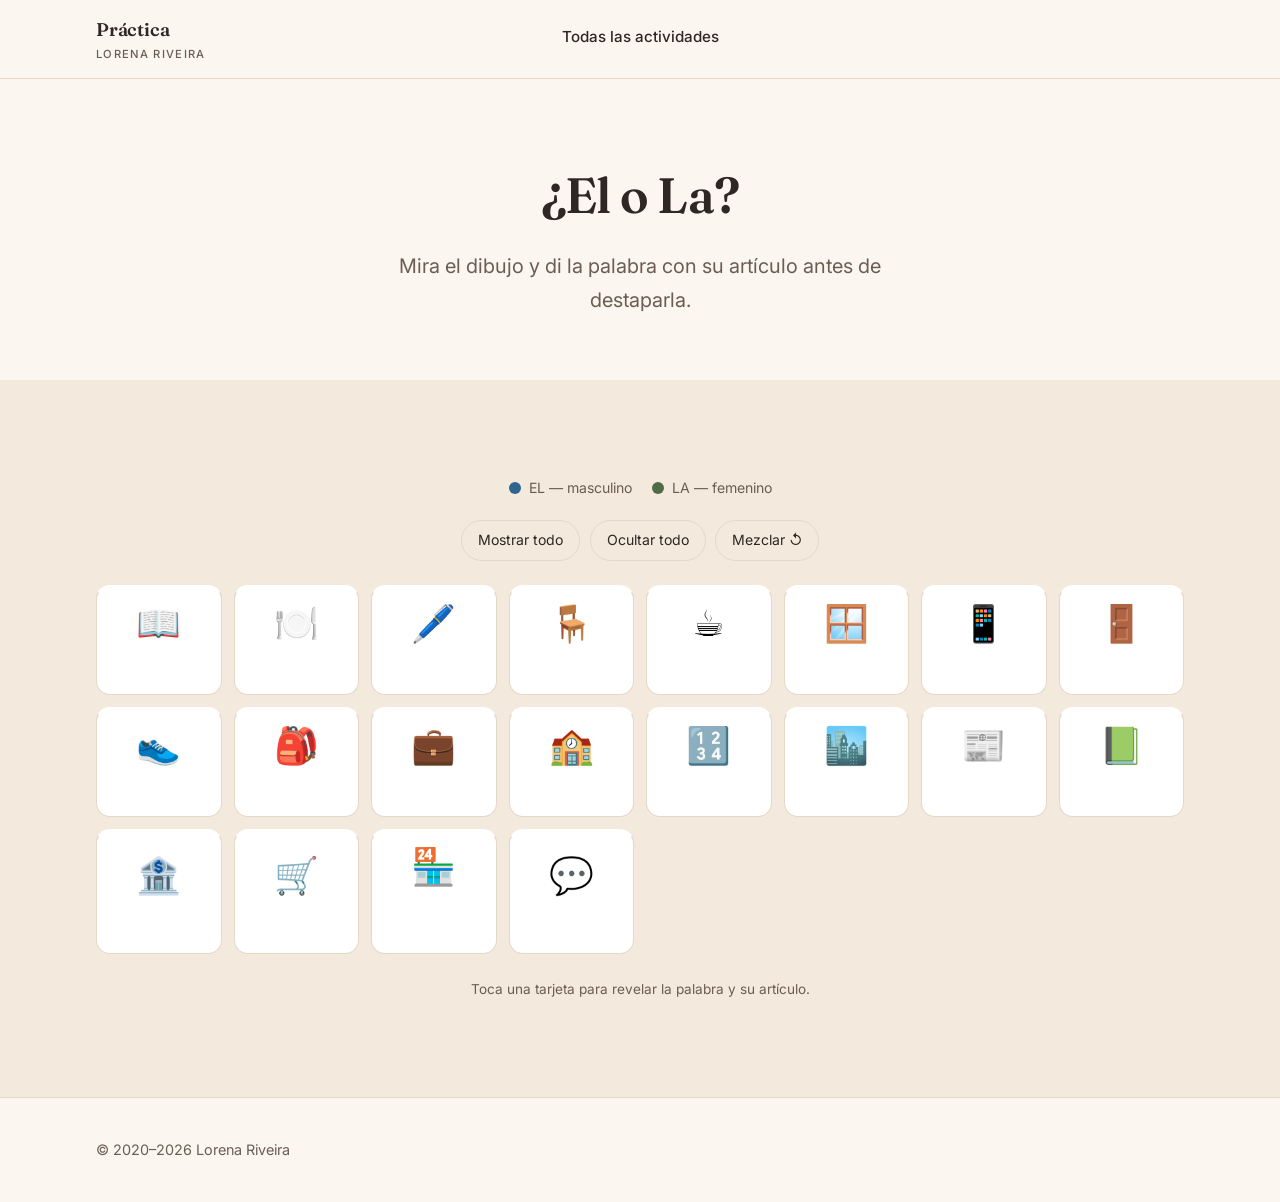
<file: practica/tarjetas-vocabulario.html>
<!DOCTYPE html>
<html lang="es">
<head>
<meta charset="utf-8">
<meta name="viewport" content="width=device-width, initial-scale=1">
<meta name="robots" content="noindex, nofollow">
<title>¿El o La? — Práctica</title>

<link rel="preconnect" href="https://fonts.googleapis.com">
<link rel="preconnect" href="https://fonts.gstatic.com" crossorigin>
<link rel="stylesheet" href="https://fonts.googleapis.com/css2?family=Fraunces:ital,opsz,wght@0,9..144,500;0,9..144,600;1,9..144,400;1,9..144,500&family=Inter:wght@400;500;600&display=swap">
<link rel="stylesheet" href="../assets/css/style.css">

<style>
  /* El azul y el verde no son decorativos: distinguen el género gramatical,
     así que se mantienen aunque el resto del sitio sea terracota. */
  :root {
    --masculino: #2f6690;
    --masculino-fondo: #e7eff5;
    --femenino: #4f6b47;
    --femenino-fondo: #e9efe7;
  }

  .rejilla-tarjetas {
    display: grid;
    grid-template-columns: repeat(auto-fill, minmax(120px, 1fr));
    gap: 12px;
    margin-top: 1.5rem;
  }

  .tarjeta-palabra {
    display: flex;
    flex-direction: column;
    align-items: center;
    justify-content: center;
    gap: 6px;
    min-height: 110px;
    padding: 1rem .75rem;
    background: #fff;
    border: 1px solid var(--borde);
    border-top: 3px solid transparent;
    border-radius: var(--radio);
    font: inherit;
    cursor: pointer;
    user-select: none;
    transition: transform .15s ease, border-color .15s ease;
  }
  .tarjeta-palabra:hover { transform: translateY(-2px); border-color: #cdbaa6; }

  .tarjeta-palabra.revelada.el { border-top-color: var(--masculino); }
  .tarjeta-palabra.revelada.la { border-top-color: var(--femenino); }

  .tarjeta-palabra .dibujo { font-size: 2.25rem; line-height: 1; }

  .tarjeta-palabra .etiqueta {
    opacity: 0;
    transition: opacity .2s ease;
    min-height: 1.4rem;
  }
  .tarjeta-palabra.revelada .etiqueta { opacity: 1; }

  .distintivo {
    display: inline-block;
    padding: 2px 8px;
    border-radius: 999px;
    font-size: .78rem;
    font-weight: 600;
  }
  .distintivo.el { background: var(--masculino-fondo); color: var(--masculino); }
  .distintivo.la { background: var(--femenino-fondo); color: var(--femenino); }

  .leyenda { display: flex; gap: 1.25rem; flex-wrap: wrap; justify-content: center; margin-bottom: 1.25rem; }
  .leyenda div { display: flex; align-items: center; gap: .5rem; font-size: .88rem; color: var(--tinta-suave); }
  .leyenda i { width: 12px; height: 12px; border-radius: 50%; }

  .mandos { display: flex; gap: .6rem; flex-wrap: wrap; justify-content: center; }

  .mando {
    padding: .45rem 1rem;
    border-radius: 999px;
    border: 1px solid var(--borde);
    background: transparent;
    color: var(--tinta);
    font: inherit;
    font-size: .88rem;
    cursor: pointer;
    transition: background .15s ease, border-color .15s ease;
  }
  .mando:hover { background: var(--crema-alt); border-color: #cdbaa6; }

  .aviso { font-size: .85rem; color: var(--tinta-suave); text-align: center; margin-top: 1.5rem; }
</style>
</head>
<body>

<a class="saltar" href="#contenido">Saltar al contenido</a>

<header class="cabecera">
  <div class="contenedor cabecera__inner">
    <a class="marca" href="index.html">Práctica<span>Lorena Riveira</span></a>
    <nav class="nav" aria-label="Navegación">
      <a href="index.html">Todas las actividades</a>
    </nav>
  </div>
</header>

<main id="contenido">

  <section class="portada portada--simple">
    <div class="contenedor">
      <div class="portada__texto">
        <h1>¿El o La?</h1>
        <p class="portada__entradilla">Mira el dibujo y di la palabra con su artículo antes de destaparla.</p>
      </div>
    </div>
  </section>

  <section class="seccion seccion--alt">
    <div class="contenedor">

      <div class="leyenda">
        <div><i style="background: var(--masculino)"></i> EL — masculino</div>
        <div><i style="background: var(--femenino)"></i> LA — femenino</div>
      </div>

      <div class="mandos">
        <button class="mando" type="button" data-mostrar>Mostrar todo</button>
        <button class="mando" type="button" data-ocultar>Ocultar todo</button>
        <button class="mando" type="button" data-mezclar>Mezclar ↺</button>
      </div>

      <div class="rejilla-tarjetas" id="rejilla"></div>

      <p class="aviso">Toca una tarjeta para revelar la palabra y su artículo.</p>

    </div>
  </section>

</main>

<footer class="pie">
  <div class="contenedor pie__inner">
    <div><p>© 2020–2026 Lorena Riveira</p></div>
  </div>
</footer>

<script>
const palabras = [
  {w:"libro",        icon:"📖",  g:"el"},
  {w:"mesa",         icon:"🍽️",  g:"la"},
  {w:"bolígrafo",    icon:"🖊️",  g:"el"},
  {w:"silla",        icon:"🪑",  g:"la"},
  {w:"café",         icon:"☕",  g:"el"},
  {w:"ventana",      icon:"🪟",  g:"la"},
  {w:"teléfono",     icon:"📱",  g:"el"},
  {w:"puerta",       icon:"🚪",  g:"la"},
  {w:"zapato",       icon:"👟",  g:"el"},
  {w:"mochila",      icon:"🎒",  g:"la"},
  {w:"trabajo",      icon:"💼",  g:"el"},
  {w:"clase",        icon:"🏫",  g:"la"},
  {w:"número",       icon:"🔢",  g:"el"},
  {w:"ciudad",       icon:"🏙️",  g:"la"},
  {w:"periódico",    icon:"📰",  g:"el"},
  {w:"revista",      icon:"📗",  g:"la"},
  {w:"banco",        icon:"🏦",  g:"el"},
  {w:"tienda",       icon:"🛒",  g:"la"},
  {w:"supermercado", icon:"🏪",  g:"el"},
  {w:"palabra",      icon:"💬",  g:"la"},
];

const rejilla = document.getElementById('rejilla');
let orden = [...palabras];

function pintar() {
  rejilla.innerHTML = '';
  orden.forEach((item) => {
    const tarjeta = document.createElement('button');
    tarjeta.type = 'button';
    tarjeta.className = `tarjeta-palabra ${item.g}`;
    /* El nombre accesible no revela la respuesta: quien use lector de
       pantalla oye el dibujo, no la palabra, igual que quien la ve. */
    tarjeta.setAttribute('aria-label', 'Tarjeta de vocabulario. Tócala para ver la palabra.');
    tarjeta.innerHTML = `
      <span class="dibujo" aria-hidden="true">${item.icon}</span>
      <span class="etiqueta"><span class="distintivo ${item.g}">${item.g} ${item.w}</span></span>`;
    tarjeta.addEventListener('click', () => {
      const visible = tarjeta.classList.toggle('revelada');
      tarjeta.setAttribute('aria-label', visible
        ? `${item.g} ${item.w}. Tócala para ocultarla.`
        : 'Tarjeta de vocabulario. Tócala para ver la palabra.');
    });
    rejilla.appendChild(tarjeta);
  });
}

/* Barajado de Fisher-Yates. Ordenar con Math.random() - 0.5 no reparte por
   igual: deja las palabras cerca de su posición inicial más veces de la cuenta. */
function mezclar(lista) {
  const copia = [...lista];
  for (let i = copia.length - 1; i > 0; i--) {
    const j = Math.floor(Math.random() * (i + 1));
    [copia[i], copia[j]] = [copia[j], copia[i]];
  }
  return copia;
}

document.querySelector('[data-mostrar]').addEventListener('click', () => {
  document.querySelectorAll('.tarjeta-palabra').forEach((t) => t.classList.add('revelada'));
});

document.querySelector('[data-ocultar]').addEventListener('click', () => {
  document.querySelectorAll('.tarjeta-palabra').forEach((t) => t.classList.remove('revelada'));
});

document.querySelector('[data-mezclar]').addEventListener('click', () => {
  orden = mezclar(orden);
  pintar();
});

pintar();
</script>
</body>
</html>
</file>
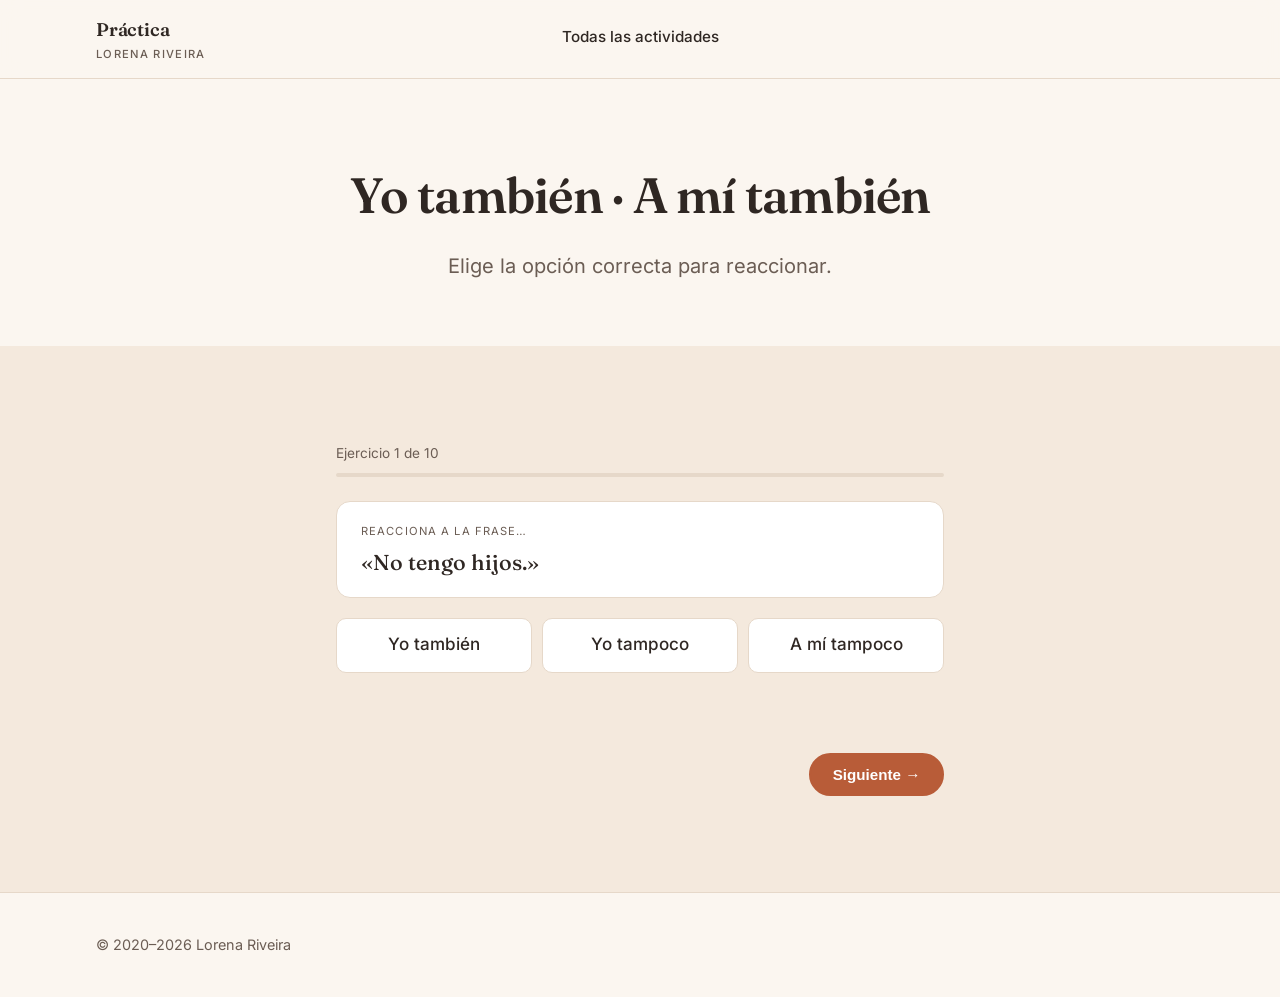
<file: practica/yo-tambien-a-mi-tambien.html>
<!DOCTYPE html>
<html lang="es">
<head>
<meta charset="utf-8">
<meta name="viewport" content="width=device-width, initial-scale=1">
<meta name="robots" content="noindex, nofollow">
<title>Yo también, a mí también — Práctica</title>

<link rel="stylesheet" href="../assets/css/style.css">

<style>
  /* Estilos propios de esta actividad, con los colores del sitio. */
  .ejercicio { max-width: 38rem; margin-inline: auto; }

  .contador { font-size: .85rem; color: var(--tinta-suave); margin-bottom: .5rem; }

  .barra { height: 4px; background: var(--borde); border-radius: 2px; margin-bottom: 1.5rem; }
  .barra__relleno { height: 100%; background: var(--terracota); border-radius: 2px; transition: width .3s ease; }

  .frase-tarjeta {
    background: #fff;
    border: 1px solid var(--borde);
    border-radius: var(--radio);
    padding: 1.25rem 1.5rem;
    margin-bottom: 1.25rem;
  }

  .etiqueta-frase {
    font-size: .7rem;
    color: var(--tinta-suave);
    text-transform: uppercase;
    letter-spacing: .1em;
    margin-bottom: .4rem;
  }

  .frase { font-family: var(--display); font-size: 1.35rem; line-height: 1.35; }

  .opciones { display: grid; grid-template-columns: repeat(3, 1fr); gap: .65rem; margin-bottom: 1.25rem; }

  .opcion {
    background: #fff;
    border: 1px solid var(--borde);
    border-radius: 10px;
    padding: .9rem;
    font: inherit;
    font-weight: 500;
    color: var(--tinta);
    cursor: pointer;
    line-height: 1.4;
    transition: background .15s ease, border-color .15s ease;
  }
  .opcion:hover:not(:disabled) { background: var(--crema-alt); border-color: #cdbaa6; }
  .opcion:disabled { cursor: default; }

  .opcion.es-bien { background: #eef2ec; border-color: var(--salvia); color: #3d5136; }
  .opcion.es-mal  { background: #fbeae3; border-color: var(--terracota); color: var(--terracota-o); }
  .opcion__marca { display: block; font-size: .7rem; margin-top: .25rem; opacity: .8; }

  .comentario {
    font-size: .92rem;
    padding: .7rem 1rem;
    border-radius: 10px;
    margin-bottom: 1rem;
    line-height: 1.6;
    min-height: 2.75rem;
  }
  .comentario.es-bien { background: #eef2ec; color: #3d5136; }
  .comentario.es-mal  { background: #fbeae3; color: var(--terracota-o); }

  .comentario span { display: block; }
  .comentario span + span { margin-top: .35rem; }

  .fila-avance { display: flex; justify-content: flex-end; }

  .marcador {
    text-align: center;
    padding: 3rem 1rem;
    background: #fff;
    border: 1px solid var(--borde);
    border-radius: var(--radio);
  }
  .marcador__numero { font-family: var(--display); font-size: 3.5rem; color: var(--terracota); line-height: 1; }
  .marcador__texto { color: var(--tinta-suave); margin: .75rem 0 1.75rem; }

  /* Tres botones en fila no caben en móvil: «A mí tampoco» partiría en dos. */
  @media (max-width: 30rem) {
    .opciones { grid-template-columns: 1fr; }
  }

  @media (max-width: 26rem) {
    .frase { font-size: 1.15rem; }
    .opcion { font-size: .9rem; padding: .8rem .5rem; }
  }
</style>
</head>
<body>

<a class="saltar" href="#contenido">Saltar al contenido</a>

<header class="cabecera">
  <div class="contenedor cabecera__inner">
    <a class="marca" href="index.html">Práctica<span>Lorena Riveira</span></a>
    <nav class="nav" aria-label="Navegación">
      <a href="index.html">Todas las actividades</a>
    </nav>
  </div>
</header>

<main id="contenido">

  <section class="portada portada--simple">
    <div class="contenedor">
      <div class="portada__texto">
        <h1>Yo también · A mí también</h1>
        <p class="portada__entradilla">Elige la opción correcta para reaccionar.</p>
      </div>
    </div>
  </section>

  <section class="seccion seccion--alt">
    <div class="contenedor">
      <div class="ejercicio" id="app" aria-live="polite"></div>
    </div>
  </section>

</main>

<footer class="pie">
  <div class="contenedor pie__inner">
    <div><p>© 2020–2026 Lorena Riveira</p></div>
  </div>
</footer>

<script>
/* Cinco frases de yo-tambien-yo-tampoco.html, con verbos normales, y cinco con
   gustar y encantar. Con los normales se reacciona con «yo»; con gustar y
   encantar, que van con «me», se reacciona con «a mí».

   Cada frase tiene tres opciones y solo una correcta. Las otras dos fallan
   cada una en una sola cosa: el sujeto, o la reacción (también ↔ tampoco si es
   de acuerdo, sí ↔ no si es de desacuerdo). Así nunca hay dos válidas a la vez:
   «—No tengo hijos. —Yo no.» es siempre incorrecto. */
const frases = [
  { text: "No tengo hijos.", tipo: "negativa", verbo: "normal", acuerdo: true },
  { text: "Me gusta la pizza.", tipo: "afirmativa", verbo: "gustar", acuerdo: true },
  { text: "Hablo inglés y español.", tipo: "afirmativa", verbo: "normal", acuerdo: false },
  { text: "No me gusta el fútbol.", tipo: "negativa", verbo: "gustar", acuerdo: false },
  { text: "No bebo café por la mañana.", tipo: "negativa", verbo: "normal", acuerdo: false },
  { text: "Me encanta viajar.", tipo: "afirmativa", verbo: "gustar", acuerdo: true },
  { text: "Vivo en un apartamento.", tipo: "afirmativa", verbo: "normal", acuerdo: true },
  { text: "No me gustan las películas de terror.", tipo: "negativa", verbo: "gustar", acuerdo: true },
  { text: "No voy al gimnasio.", tipo: "negativa", verbo: "normal", acuerdo: true },
  { text: "Me encantan los perros.", tipo: "afirmativa", verbo: "gustar", acuerdo: false },
];

const sujeto = { normal: "Yo", gustar: "A mí" };
const otroSujeto = { normal: "gustar", gustar: "normal" };
const otroTipo = { afirmativa: "negativa", negativa: "afirmativa" };
const reaccion = {
  afirmativa: { acuerdo: "también", desacuerdo: "no" },
  negativa: { acuerdo: "tampoco", desacuerdo: "sí" },
};

const postura = (f) => f.acuerdo ? "acuerdo" : "desacuerdo";
const correcta = (f) => `${sujeto[f.verbo]} ${reaccion[f.tipo][postura(f)]}`;
const conOtroSujeto = (f) => `${sujeto[otroSujeto[f.verbo]]} ${reaccion[f.tipo][postura(f)]}`;
const conOtraReaccion = (f) => `${sujeto[f.verbo]} ${reaccion[otroTipo[f.tipo]][postura(f)]}`;

const porQueSujeto = {
  normal: "El verbo es normal (<em>tengo, hablo, vivo…</em>), así que se reacciona con <strong>yo</strong>.",
  gustar: "Con <em>gustar</em> y <em>encantar</em> la frase empieza por <em>me</em>, así que se reacciona con <strong>a mí</strong>.",
};

const porQueAcierto = {
  afirmativa: {
    acuerdo: "estás de acuerdo con una frase afirmativa.",
    desacuerdo: "no estás de acuerdo con una frase afirmativa.",
  },
  negativa: {
    acuerdo: "estás de acuerdo con una frase negativa.",
    desacuerdo: "no estás de acuerdo con una frase negativa.",
  },
};

const porQueReaccion = {
  afirmativa: "La frase es afirmativa: se reacciona con <strong>también</strong> si estás de acuerdo y con <strong>no</strong> si no lo estás.",
  negativa: "La frase es negativa: se reacciona con <strong>tampoco</strong> si estás de acuerdo y con <strong>sí</strong> si no lo estás.",
};

const app = document.getElementById('app');
let actual = 0, aciertos = 0, respondida = false, elegida = null, opciones = [];

// El orden se baraja al llegar a cada frase, no en cada repintado.
function barajar() {
  const f = frases[actual];
  opciones = [correcta(f), conOtroSujeto(f), conOtraReaccion(f)];
  for (let i = opciones.length - 1; i > 0; i--) {
    const j = Math.floor(Math.random() * (i + 1));
    [opciones[i], opciones[j]] = [opciones[j], opciones[i]];
  }
}

function comentarioDe(frase, elegida) {
  if (elegida === correcta(frase)) {
    return { ok: true, texto: `¡Correcto! Usas <strong>${elegida}</strong> porque ${porQueAcierto[frase.tipo][postura(frase)]} ${porQueSujeto[frase.verbo]}` };
  }
  const motivo = elegida === conOtroSujeto(frase) ? porQueSujeto[frase.verbo] : porQueReaccion[frase.tipo];
  return {
    ok: false,
    texto: `<span>Casi. ${motivo}</span>
      <span>La respuesta correcta es <strong>${correcta(frase)}</strong>.</span>`
  };
}

function pintar() {
  if (actual >= frases.length) {
    const pct = Math.round(aciertos / frases.length * 100);
    const animo = pct >= 80 ? '¡Excelente trabajo!' : pct >= 50 ? '¡Buen intento!' : 'Sigue practicando.';
    app.innerHTML = `<div class="marcador">
      <p class="marcador__numero">${aciertos}/${frases.length}</p>
      <p class="marcador__texto">${animo}</p>
      <button class="boton" type="button" data-reiniciar>Volver a intentarlo</button>
    </div>`;
    app.querySelector('[data-reiniciar]').focus();
    return;
  }

  const frase = frases[actual];
  const pct = Math.round(actual / frases.length * 100);

  const botones = opciones.map((o) => {
    let clase = 'opcion';
    let marca = '';
    if (respondida) {
      if (o === correcta(frase)) { clase += ' es-bien'; marca = '<span class="opcion__marca">✓ correcta</span>'; }
      else if (o === elegida) clase += ' es-mal';
    }
    return `<button class="${clase}" type="button" data-opcion="${o}" ${respondida ? 'disabled' : ''}>${o}${marca}</button>`;
  }).join('');

  let comentario = '<p class="comentario"></p>';
  if (respondida) {
    const { ok, texto } = comentarioDe(frase, elegida);
    comentario = `<p class="comentario ${ok ? 'es-bien' : 'es-mal'}">${texto}</p>`;
  }

  app.innerHTML = `
    <p class="contador">Ejercicio ${actual + 1} de ${frases.length}</p>
    <div class="barra"><div class="barra__relleno" style="width:${pct}%"></div></div>
    <div class="frase-tarjeta">
      <p class="etiqueta-frase">Reacciona a la frase…</p>
      <p class="frase">«${frase.text}»</p>
    </div>
    <div class="opciones">${botones}</div>
    ${comentario}
    <div class="fila-avance">
      <button class="boton" type="button" data-siguiente ${!respondida ? 'disabled' : ''}>Siguiente →</button>
    </div>`;

  /* Al repintar se pierde el foco. Lo devolvemos donde toca para que quien
     navega con teclado no vuelva al principio de la página en cada paso. */
  if (respondida) app.querySelector('[data-siguiente]').focus();
  else if (actual > 0) app.querySelector('[data-opcion]').focus();
}

app.addEventListener('click', (e) => {
  const opcion = e.target.closest('[data-opcion]');
  if (opcion && !respondida) {
    respondida = true;
    elegida = opcion.dataset.opcion;
    if (elegida === correcta(frases[actual])) aciertos++;
    pintar();
    return;
  }
  if (e.target.closest('[data-siguiente]')) {
    actual++; respondida = false; elegida = null;
    if (actual < frases.length) barajar();
    pintar();
    return;
  }
  if (e.target.closest('[data-reiniciar]')) {
    actual = 0; aciertos = 0; respondida = false; elegida = null;
    barajar();
    pintar();
  }
});

barajar();
pintar();
</script>
</body>
</html>
</file>
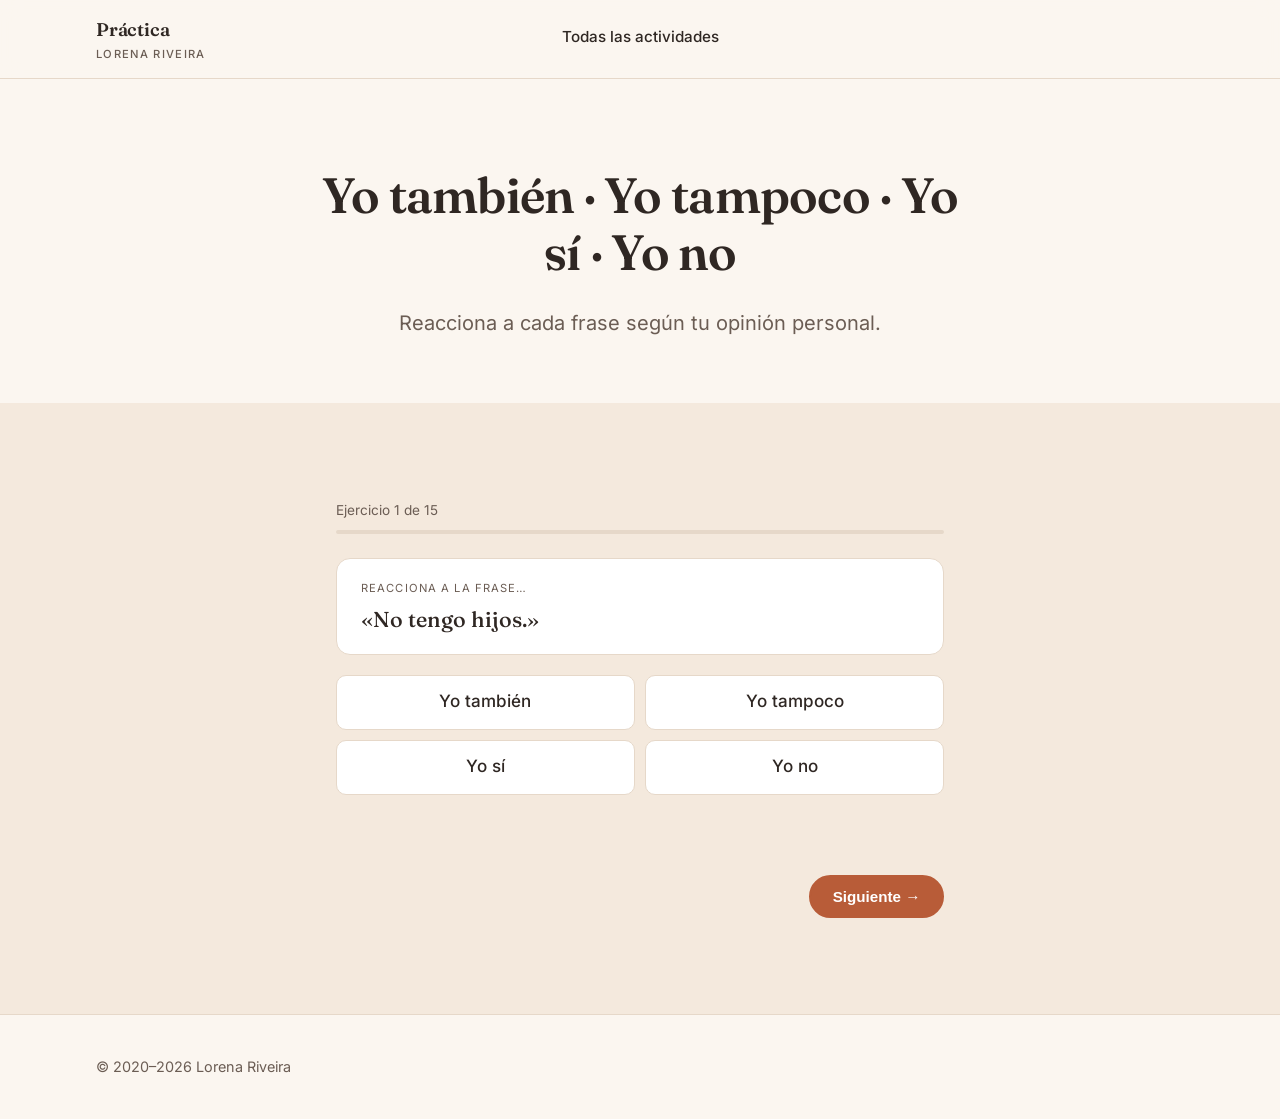
<file: practica/yo-tambien-yo-tampoco.html>
<!DOCTYPE html>
<html lang="es">
<head>
<meta charset="utf-8">
<meta name="viewport" content="width=device-width, initial-scale=1">
<meta name="robots" content="noindex, nofollow">
<title>Yo también, yo tampoco — Práctica</title>

<link rel="stylesheet" href="../assets/css/style.css">

<style>
  /* Estilos propios de esta actividad, con los colores del sitio. */
  .ejercicio { max-width: 38rem; margin-inline: auto; }

  .contador { font-size: .85rem; color: var(--tinta-suave); margin-bottom: .5rem; }

  .barra { height: 4px; background: var(--borde); border-radius: 2px; margin-bottom: 1.5rem; }
  .barra__relleno { height: 100%; background: var(--terracota); border-radius: 2px; transition: width .3s ease; }

  .frase-tarjeta {
    background: #fff;
    border: 1px solid var(--borde);
    border-radius: var(--radio);
    padding: 1.25rem 1.5rem;
    margin-bottom: 1.25rem;
  }

  .etiqueta-frase {
    font-size: .7rem;
    color: var(--tinta-suave);
    text-transform: uppercase;
    letter-spacing: .1em;
    margin-bottom: .4rem;
  }

  .frase { font-family: var(--display); font-size: 1.35rem; line-height: 1.35; }

  .opciones { display: grid; grid-template-columns: 1fr 1fr; gap: .65rem; margin-bottom: 1.25rem; }

  .opcion {
    background: #fff;
    border: 1px solid var(--borde);
    border-radius: 10px;
    padding: .9rem;
    font: inherit;
    font-weight: 500;
    color: var(--tinta);
    cursor: pointer;
    line-height: 1.4;
    transition: background .15s ease, border-color .15s ease;
  }
  .opcion:hover:not(:disabled) { background: var(--crema-alt); border-color: #cdbaa6; }
  .opcion:disabled { cursor: default; }

  .opcion.es-bien { background: #eef2ec; border-color: var(--salvia); color: #3d5136; }
  .opcion.es-mal  { background: #fbeae3; border-color: var(--terracota); color: var(--terracota-o); }
  .opcion__marca { display: block; font-size: .7rem; margin-top: .25rem; opacity: .8; }

  .comentario {
    font-size: .92rem;
    padding: .7rem 1rem;
    border-radius: 10px;
    margin-bottom: 1rem;
    line-height: 1.6;
    min-height: 2.75rem;
  }
  .comentario.es-bien { background: #eef2ec; color: #3d5136; }
  .comentario.es-mal  { background: #fbeae3; color: var(--terracota-o); }

  .fila-avance { display: flex; justify-content: flex-end; }

  .marcador {
    text-align: center;
    padding: 3rem 1rem;
    background: #fff;
    border: 1px solid var(--borde);
    border-radius: var(--radio);
  }
  .marcador__numero { font-family: var(--display); font-size: 3.5rem; color: var(--terracota); line-height: 1; }
  .marcador__texto { color: var(--tinta-suave); margin: .75rem 0 1.75rem; }

  @media (max-width: 26rem) {
    .frase { font-size: 1.15rem; }
    .opcion { font-size: .9rem; padding: .8rem .5rem; }
  }
</style>
</head>
<body>

<a class="saltar" href="#contenido">Saltar al contenido</a>

<header class="cabecera">
  <div class="contenedor cabecera__inner">
    <a class="marca" href="index.html">Práctica<span>Lorena Riveira</span></a>
    <nav class="nav" aria-label="Navegación">
      <a href="index.html">Todas las actividades</a>
    </nav>
  </div>
</header>

<main id="contenido">

  <section class="portada portada--simple">
    <div class="contenedor">
      <div class="portada__texto">
        <h1>Yo también · Yo tampoco · Yo sí · Yo no</h1>
        <p class="portada__entradilla">Reacciona a cada frase según tu opinión personal.</p>
      </div>
    </div>
  </section>

  <section class="seccion seccion--alt">
    <div class="contenedor">
      <div class="ejercicio" id="app" aria-live="polite"></div>
    </div>
  </section>

</main>

<footer class="pie">
  <div class="contenedor pie__inner">
    <div><p>© 2020–2026 Lorena Riveira</p></div>
  </div>
</footer>

<script>
const frases = [
  { text: "No tengo hijos.", tipo: "negativa", correct: ["Yo tampoco", "Yo sí"] },
  { text: "Hablo inglés y español.", tipo: "afirmativa", correct: ["Yo también", "Yo no"] },
  { text: "No bebo café por la mañana.", tipo: "negativa", correct: ["Yo tampoco", "Yo sí"] },
  { text: "Vivo en un apartamento.", tipo: "afirmativa", correct: ["Yo también", "Yo no"] },
  { text: "No tengo coche.", tipo: "negativa", correct: ["Yo tampoco", "Yo sí"] },
  { text: "Como mucha fruta.", tipo: "afirmativa", correct: ["Yo también", "Yo no"] },
  { text: "No voy al gimnasio.", tipo: "negativa", correct: ["Yo tampoco", "Yo sí"] },
  { text: "Duermo ocho horas cada noche.", tipo: "afirmativa", correct: ["Yo también", "Yo no"] },
  { text: "No entiendo el alemán.", tipo: "negativa", correct: ["Yo tampoco", "Yo sí"] },
  { text: "Trabajo los fines de semana.", tipo: "afirmativa", correct: ["Yo también", "Yo no"] },
  { text: "No toco instrumentos.", tipo: "negativa", correct: ["Yo tampoco", "Yo sí"] },
  { text: "Voy al supermercado los sábados.", tipo: "afirmativa", correct: ["Yo también", "Yo no"] },
  { text: "No leo libros en inglés.", tipo: "negativa", correct: ["Yo tampoco", "Yo sí"] },
  { text: "Tengo muchos amigos en el trabajo.", tipo: "afirmativa", correct: ["Yo también", "Yo no"] },
  { text: "Cocino muy bien.", tipo: "afirmativa", correct: ["Yo también", "Yo no"] },
];

const todasLasOpciones = ["Yo también", "Yo tampoco", "Yo sí", "Yo no"];

const explicaciones = {
  afirmativa: {
    "Yo también": "estás de acuerdo con una frase afirmativa.",
    "Yo no": "no estás de acuerdo con una frase afirmativa.",
  },
  negativa: {
    "Yo tampoco": "estás de acuerdo con una frase negativa.",
    "Yo sí": "no estás de acuerdo con una frase negativa.",
  }
};

const app = document.getElementById('app');
let actual = 0, aciertos = 0, respondida = false, elegida = null;

function comentarioDe(frase, elegida) {
  if (frase.correct.includes(elegida)) {
    const otra = frase.correct.find((o) => o !== elegida);
    return {
      ok: true,
      texto: `¡Correcto! Usas <strong>${elegida}</strong> cuando ${explicaciones[frase.tipo][elegida]} También sería válido <strong>${otra}</strong> si tu opinión fuera diferente.`
    };
  }
  return {
    ok: false,
    texto: `Esta opción no encaja aquí. Las respuestas válidas son <strong>${frase.correct.join('</strong> o <strong>')}</strong>, según tu opinión personal.`
  };
}

function pintar() {
  if (actual >= frases.length) {
    const pct = Math.round(aciertos / frases.length * 100);
    const animo = pct >= 80 ? '¡Excelente trabajo!' : pct >= 50 ? '¡Buen intento!' : 'Sigue practicando.';
    app.innerHTML = `<div class="marcador">
      <p class="marcador__numero">${aciertos}/${frases.length}</p>
      <p class="marcador__texto">${animo}</p>
      <button class="boton" type="button" data-reiniciar>Volver a intentarlo</button>
    </div>`;
    app.querySelector('[data-reiniciar]').focus();
    return;
  }

  const frase = frases[actual];
  const pct = Math.round(actual / frases.length * 100);

  const botones = todasLasOpciones.map((o) => {
    let clase = 'opcion';
    let marca = '';
    if (respondida) {
      if (frase.correct.includes(o)) { clase += ' es-bien'; marca = '<span class="opcion__marca">✓ válido</span>'; }
      else if (o === elegida) clase += ' es-mal';
    }
    return `<button class="${clase}" type="button" data-opcion="${o}" ${respondida ? 'disabled' : ''}>${o}${marca}</button>`;
  }).join('');

  let comentario = '<p class="comentario"></p>';
  if (respondida) {
    const { ok, texto } = comentarioDe(frase, elegida);
    comentario = `<p class="comentario ${ok ? 'es-bien' : 'es-mal'}">${texto}</p>`;
  }

  app.innerHTML = `
    <p class="contador">Ejercicio ${actual + 1} de ${frases.length}</p>
    <div class="barra"><div class="barra__relleno" style="width:${pct}%"></div></div>
    <div class="frase-tarjeta">
      <p class="etiqueta-frase">Reacciona a la frase…</p>
      <p class="frase">«${frase.text}»</p>
    </div>
    <div class="opciones">${botones}</div>
    ${comentario}
    <div class="fila-avance">
      <button class="boton" type="button" data-siguiente ${!respondida ? 'disabled' : ''}>Siguiente →</button>
    </div>`;

  /* Al repintar se pierde el foco. Lo devolvemos donde toca para que quien
     navega con teclado no vuelva al principio de la página en cada paso. */
  if (respondida) app.querySelector('[data-siguiente]').focus();
  else if (actual > 0) app.querySelector('[data-opcion]').focus();
}

app.addEventListener('click', (e) => {
  const opcion = e.target.closest('[data-opcion]');
  if (opcion && !respondida) {
    respondida = true;
    elegida = opcion.dataset.opcion;
    if (frases[actual].correct.includes(elegida)) aciertos++;
    pintar();
    return;
  }
  if (e.target.closest('[data-siguiente]')) {
    actual++; respondida = false; elegida = null;
    pintar();
    return;
  }
  if (e.target.closest('[data-reiniciar]')) {
    actual = 0; aciertos = 0; respondida = false; elegida = null;
    pintar();
  }
});

pintar();
</script>
</body>
</html>
</file>
<file: assets/css/style.css>
/* ---------------------------------------------------------------
   Lorena Riveira — Language Instructor
   Paleta cálida inspirada en la ilustración del estudio.
   --------------------------------------------------------------- */

/* Tipografías ------------------------------------------------------
   Alojadas aquí a propósito, no en fonts.googleapis.com: servidas
   desde Google, el navegador de cada visitante le entrega su IP antes
   de que la página cargue y sin consentimiento. Ver CLAUDE.md.

   Las tres son fuentes variables, así que un solo archivo cubre todo
   el rango de grosores de cada una; por eso hay ocho archivos y no
   veintitantos. Los `unicode-range` son los de Google sin tocar: si el
   texto solo usa latín básico, el navegador ni descarga el `latin-ext`.
   Caveat solo la usa la viñeta de la portada.
   ------------------------------------------------------------------ */

@font-face {
  font-family: "Fraunces";
  font-style: normal;
  font-weight: 500 600;
  font-display: swap;
  src: url(../fuentes/fraunces-normal-latin.woff2) format("woff2");
  unicode-range: U+0000-00FF, U+0131, U+0152-0153, U+02BB-02BC, U+02C6, U+02DA, U+02DC, U+0304, U+0308, U+0329, U+2000-206F, U+20AC, U+2122, U+2191, U+2193, U+2212, U+2215, U+FEFF, U+FFFD;
}
@font-face {
  font-family: "Fraunces";
  font-style: normal;
  font-weight: 500 600;
  font-display: swap;
  src: url(../fuentes/fraunces-normal-latin-ext.woff2) format("woff2");
  unicode-range: U+0100-02BA, U+02BD-02C5, U+02C7-02CC, U+02CE-02D7, U+02DD-02FF, U+0304, U+0308, U+0329, U+1D00-1DBF, U+1E00-1E9F, U+1EF2-1EFF, U+2020, U+20A0-20AB, U+20AD-20C0, U+2113, U+2C60-2C7F, U+A720-A7FF;
}
@font-face {
  font-family: "Fraunces";
  font-style: italic;
  font-weight: 400 500;
  font-display: swap;
  src: url(../fuentes/fraunces-cursiva-latin.woff2) format("woff2");
  unicode-range: U+0000-00FF, U+0131, U+0152-0153, U+02BB-02BC, U+02C6, U+02DA, U+02DC, U+0304, U+0308, U+0329, U+2000-206F, U+20AC, U+2122, U+2191, U+2193, U+2212, U+2215, U+FEFF, U+FFFD;
}
@font-face {
  font-family: "Fraunces";
  font-style: italic;
  font-weight: 400 500;
  font-display: swap;
  src: url(../fuentes/fraunces-cursiva-latin-ext.woff2) format("woff2");
  unicode-range: U+0100-02BA, U+02BD-02C5, U+02C7-02CC, U+02CE-02D7, U+02DD-02FF, U+0304, U+0308, U+0329, U+1D00-1DBF, U+1E00-1E9F, U+1EF2-1EFF, U+2020, U+20A0-20AB, U+20AD-20C0, U+2113, U+2C60-2C7F, U+A720-A7FF;
}
@font-face {
  font-family: "Inter";
  font-style: normal;
  font-weight: 400 600;
  font-display: swap;
  src: url(../fuentes/inter-normal-latin.woff2) format("woff2");
  unicode-range: U+0000-00FF, U+0131, U+0152-0153, U+02BB-02BC, U+02C6, U+02DA, U+02DC, U+0304, U+0308, U+0329, U+2000-206F, U+20AC, U+2122, U+2191, U+2193, U+2212, U+2215, U+FEFF, U+FFFD;
}
@font-face {
  font-family: "Inter";
  font-style: normal;
  font-weight: 400 600;
  font-display: swap;
  src: url(../fuentes/inter-normal-latin-ext.woff2) format("woff2");
  unicode-range: U+0100-02BA, U+02BD-02C5, U+02C7-02CC, U+02CE-02D7, U+02DD-02FF, U+0304, U+0308, U+0329, U+1D00-1DBF, U+1E00-1E9F, U+1EF2-1EFF, U+2020, U+20A0-20AB, U+20AD-20C0, U+2113, U+2C60-2C7F, U+A720-A7FF;
}

@font-face {
  font-family: "Caveat";
  font-style: normal;
  font-weight: 500 600;
  font-display: swap;
  src: url(../fuentes/caveat-normal-latin.woff2) format("woff2");
  unicode-range: U+0000-00FF, U+0131, U+0152-0153, U+02BB-02BC, U+02C6, U+02DA, U+02DC, U+0304, U+0308, U+0329, U+2000-206F, U+20AC, U+2122, U+2191, U+2193, U+2212, U+2215, U+FEFF, U+FFFD;
}
@font-face {
  font-family: "Caveat";
  font-style: normal;
  font-weight: 500 600;
  font-display: swap;
  src: url(../fuentes/caveat-normal-latin-ext.woff2) format("woff2");
  unicode-range: U+0100-02BA, U+02BD-02C5, U+02C7-02CC, U+02CE-02D7, U+02DD-02FF, U+0304, U+0308, U+0329, U+1D00-1DBF, U+1E00-1E9F, U+1EF2-1EFF, U+2020, U+20A0-20AB, U+20AD-20C0, U+2113, U+2C60-2C7F, U+A720-A7FF;
}

:root {
  --manuscrita: "Caveat", "Segoe Script", cursive;
  --crema:      #fbf6f0;
  --crema-alt:  #f4e9dd;
  --tinta:      #2f2723;
  --tinta-suave:#6b5d54;
  --terracota:  #b85c38;
  --terracota-o:#9c4a2b;
  --salvia:     #7c8f74;
  --borde:      #e6d8c9;

  --ancho: 68rem;
  --radio: 14px;
  --sombra: 0 1px 2px rgb(47 39 35 / .04), 0 8px 24px rgb(47 39 35 / .06);

  --display: "Fraunces", Georgia, "Times New Roman", serif;
  --texto: "Inter", system-ui, -apple-system, "Segoe UI", sans-serif;
}

*, *::before, *::after { box-sizing: border-box; }

html { scroll-behavior: smooth; }

body {
  margin: 0;
  background: var(--crema);
  color: var(--tinta);
  font-family: var(--texto);
  font-size: 1.0625rem;
  line-height: 1.7;
  -webkit-font-smoothing: antialiased;
}

img { max-width: 100%; height: auto; display: block; }

a { color: var(--terracota-o); }
a:hover { color: var(--terracota); }

h1, h2, h3 {
  font-family: var(--display);
  font-weight: 600;
  line-height: 1.15;
  letter-spacing: -0.015em;
  margin: 0 0 .5em;
}

h1 { font-size: clamp(2.1rem, 5.2vw, 3.4rem); }
h2 { font-size: clamp(1.6rem, 3.4vw, 2.3rem); }
h3 { font-size: 1.2rem; letter-spacing: -0.005em; }

p { margin: 0 0 1.15em; }
p:last-child { margin-bottom: 0; }

.contenedor {
  width: min(100% - 2.5rem, var(--ancho));
  margin-inline: auto;
}

.seccion { padding: clamp(3.5rem, 8vw, 6rem) 0; }
.seccion--alt { background: var(--crema-alt); }

/* Accesibilidad: salto al contenido -------------------------------- */
.saltar {
  position: absolute;
  left: -9999px;
  background: var(--tinta);
  color: var(--crema);
  padding: .7rem 1.1rem;
  border-radius: 0 0 var(--radio) 0;
  z-index: 100;
}
.saltar:focus { left: 0; top: 0; }

:focus-visible {
  outline: 3px solid var(--terracota);
  outline-offset: 3px;
  border-radius: 4px;
}

/* Cabecera --------------------------------------------------------- */
.cabecera {
  position: sticky;
  top: 0;
  z-index: 50;
  background: rgb(251 246 240 / .88);
  backdrop-filter: blur(10px);
  border-bottom: 1px solid var(--borde);
}

/* Tres columnas y no `space-between` porque el selector de idioma va
   centrado en la ventana, no a medio camino entre la marca y el menú:
   con `1fr auto 1fr` el centro es el centro aunque los lados midan
   distinto. */
.cabecera__inner {
  display: grid;
  grid-template-columns: 1fr auto 1fr;
  align-items: center;
  gap: 1.5rem;
  padding: .85rem 0;
}

.cabecera__inner .menu { justify-self: end; }

.marca {
  font-family: var(--display);
  font-size: 1.15rem;
  font-weight: 600;
  color: var(--tinta);
  text-decoration: none;
  letter-spacing: -0.01em;
}
.marca span { display: block; font-family: var(--texto); font-size: .7rem; font-weight: 500;
  letter-spacing: .12em; text-transform: uppercase; color: var(--tinta-suave); }

.nav { display: flex; align-items: center; gap: clamp(.9rem, 2.5vw, 1rem); flex-wrap: wrap; }

.nav a {
  color: var(--tinta);
  text-decoration: none;
  font-size: .95rem;
  font-weight: 500;
  padding-bottom: 2px;
  border-bottom: 2px solid transparent;
}
.nav a:hover { border-bottom-color: var(--terracota); }

/* Menú de navegación ----------------------------------------------- */
/* En móvil y tableta el menú se pliega tras el botón de tres rayas. Es un `<details>`
   por lo mismo que el selector de idioma: abre y cierra sin JavaScript.
   En pantalla ancha el botón se oculta y `::details-content` se fuerza a
   visible, así que el menú se ve siempre aunque el `<details>` esté cerrado.
   Un navegador que no conozca `::details-content` se salta ese bloque y
   enseña el botón también en pantalla ancha: peor, pero sigue funcionando. */
.menu__boton {
  display: grid;
  place-items: center;
  width: 2.6rem;
  height: 2.6rem;
  cursor: pointer;
  list-style: none;
  color: var(--tinta);
  border: 1px solid var(--borde);
  border-radius: 999px;
  background: #fff;
}

.menu__boton::-webkit-details-marker { display: none; }

.menu__boton:hover { border-color: var(--terracota); color: var(--terracota-o); }

.menu__boton svg { width: 1.3rem; height: 1.3rem; }

.menu__cerrar,
.menu[open] .menu__abrir { display: none; }
.menu[open] .menu__cerrar { display: block; }

@media (width > 70rem) {
  @supports selector(::details-content) {
    .menu__boton { display: none; }
    .menu::details-content { content-visibility: visible; }
  }
}

/* Texto solo para lectores de pantalla, como la etiqueta del botón. */
.oculto {
  position: absolute;
  width: 1px;
  height: 1px;
  overflow: hidden;
  clip-path: inset(50%);
  white-space: nowrap;
}
/* Selector de idioma ----------------------------------------------- */
/* Es un `<details>` a propósito: abre y cierra sin JavaScript, así que
   cambiar de idioma sigue siendo posible con los scripts bloqueados.
   No lo conviertas en un menú de `<button>` + JS. */
.idiomas {
  position: relative;
  justify-self: center;
}

.idiomas__actual {
  display: inline-flex;
  align-items: center;
  gap: .4rem;
  cursor: pointer;
  list-style: none;
  font-size: .9rem;
  font-weight: 600;
  color: var(--tinta);
  padding: .4rem .85rem;
  border: 1px solid var(--borde);
  border-radius: 999px;
  background: #fff;
  white-space: nowrap;
}

/* El triángulo que Safari y Chrome dibujan solos en `summary`. */
.idiomas__actual::-webkit-details-marker { display: none; }

.idiomas__actual:hover { border-color: var(--terracota); color: var(--terracota-o); }

.idiomas__globo { width: 1.05rem; height: 1.05rem; flex: none; }

.idiomas__flecha {
  width: .75rem;
  height: .75rem;
  flex: none;
  color: var(--tinta-suave);
  transition: transform .18s ease;
}

.idiomas[open] .idiomas__flecha { transform: rotate(180deg); }

/* Absoluto para que abrirlo no empuje la cabecera ni mueva el menú. */
.idiomas__menu {
  position: absolute;
  top: calc(100% + .45rem);
  left: 50%;
  transform: translateX(-50%);
  z-index: 60;
  min-width: 100%;
  margin: 0;
  padding: .35rem;
  list-style: none;
  background: #fff;
  border: 1px solid var(--borde);
  border-radius: var(--radio);
  box-shadow: var(--sombra);
}

.idiomas__menu a {
  display: block;
  padding: .5rem .9rem;
  border-radius: 8px;
  font-size: .9rem;
  font-weight: 500;
  color: var(--tinta);
  text-decoration: none;
  white-space: nowrap;
}

.idiomas__menu a:hover { background: var(--crema-alt); color: var(--terracota-o); }

.idiomas__menu a[aria-current] { font-weight: 700; color: var(--terracota-o); }

/* Botones ---------------------------------------------------------- */
.boton {
  display: inline-flex;
  align-items: center;
  gap: .5rem;
  background: var(--terracota);
  color: #fff;
  text-decoration: none;
  font-weight: 600;
  font-size: .95rem;
  padding: .7rem 1.35rem;
  border-radius: 999px;
  border: 2px solid var(--terracota);
  transition: background .18s ease, transform .18s ease;
}
.boton:hover { background: var(--terracota-o); border-color: var(--terracota-o); color: #fff; transform: translateY(-1px); }

.boton--fantasma { background: transparent; color: var(--terracota-o); }
.boton--fantasma:hover { background: var(--terracota); color: #fff; }

.boton svg { flex: none; width: 1.05em; height: 1.05em; fill: currentColor; }

/* Portada ---------------------------------------------------------- */
.portada { padding: clamp(3rem, 8vw, 5.5rem) 0 clamp(2.5rem, 6vw, 4rem); }

.portada__grid {
  display: grid;
  grid-template-columns: 1.2fr .9fr;
  gap: clamp(2rem, 5vw, 4rem);
  align-items: center;
}

/* La columna de texto se declara contenedor para poder medirla: así el
   titular se dimensiona según su ancho real y no se desborda en pantallas
   estrechas. Las medidas en cqi de aquí abajo se calculan sobre esta
   columna, no sobre la ventana. */
.portada__texto { container-type: inline-size; }

.portada h1 { font-size: min(7.4cqi, 3.1rem); line-height: 1.15; }

/* El saludo se ancla a la foto, no a la celda de la rejilla: por eso el
   contenedor lleva el max-width y la imagen ocupa el 100% de él. Si el
   max-width volviera a la imagen, en móvil la celda seguiría siendo ancha y
   la viñeta se iría al borde de la pantalla, lejos de la cara. */
.portada__retrato {
  position: relative;
  container-type: inline-size;   /* para que los cqi del saludo midan la foto */
  width: 100%;
  max-width: 22rem;
  margin-inline: auto;
}

/* Flota sobre la foto y va algo torcida, para que parezca puesta a mano y no
   un elemento más de la maqueta. La inclinación es del globo entero, cola
   incluida, porque va en el mismo elemento. */
.portada__saludo {
  position: absolute;
  top: 1%;
  left: 2%;
  z-index: 2;
  margin: 0;
  padding: .6rem 1.5rem .7rem;
  background: #fff;
  border: 1px solid var(--borde);
  border-radius: 999px;
  box-shadow: var(--sombra);
  font-family: var(--manuscrita);
  font-weight: 600;
  /* La manuscrita tiene la equis mucho más baja que la Fraunces, así que a
     igual tamaño se lee más pequeña: de ahí que vaya bastante por encima. */
  font-size: clamp(1.45rem, 7cqi, 1.9rem);
  line-height: 1.25;
  color: var(--terracota-o);
  white-space: nowrap;
  rotate: -4deg;
}

/* La cola: un cuadrado girado 45°, con solo dos bordes, para que parezca que
   sale de la viñeta y no una figura pegada encima. */
.portada__saludo::after {
  content: "";
  position: absolute;
  bottom: -.5rem;
  left: 2rem;
  width: .95rem;
  height: .95rem;
  background: #fff;
  border-right: 1px solid var(--borde);
  border-bottom: 1px solid var(--borde);
  rotate: 45deg;
}

/* Portada sin imagen: una sola columna centrada. */
.portada--simple .portada__texto { max-width: 42rem; margin-inline: auto; text-align: center; }
.portada--simple .portada__entradilla { max-width: 38ch; margin-inline: auto; }

.portada__entradilla {
  font-size: clamp(1.05rem, 2vw, 1.25rem);
  color: var(--tinta-suave);
  max-width: 44ch;
}

.portada__acciones { display: flex; gap: .75rem; flex-wrap: wrap; margin-top: 1.75rem; }

/* El retrato es solo imagen, sin enlace: es lo primero que se ve y sacar de la
   página desde ahí sería trabajar en contra. LinkedIn se enlaza desde el pie. */
.retrato {
  display: block;
  width: 100%;
  border-radius: 50%;
  aspect-ratio: 1;
  object-fit: cover;
  box-shadow: var(--sombra);
  border: 6px solid #fff;
}

/* Bloque "sobre mí" ------------------------------------------------ */
.sobre__grid {
  display: grid;
  grid-template-columns: .9fr 1.1fr;
  gap: clamp(2rem, 5vw, 3.5rem);
  align-items: center;
}

.sobre__imagen { border-radius: var(--radio); box-shadow: var(--sombra); }

/* Cita destacada --------------------------------------------------- */
/* Más estrecha que el carrusel de testimonios (52rem) para que se lea como
   una frase suelta y no como otro bloque más de la página. */
.destacado {
  position: relative;
  max-width: 46rem;
  margin-inline: auto;
  background: #f8ece4;              /* terracota muy diluido sobre la crema */
  border-radius: 28px;
  padding: clamp(4rem, 8vw, 5.25rem) clamp(2rem, 6vw, 4rem) clamp(3rem, 6vw, 4.25rem);
  text-align: center;
  font-family: var(--display);
  font-style: italic;
  font-weight: 400;
  font-size: clamp(1.3rem, 2.7vw, 1.75rem);
  line-height: 1.5;
  color: var(--tinta);
  text-wrap: balance;
  transition: opacity .6s ease, translate .6s ease;
}

/* Comilla de apertura, decorativa. */
.destacado::before {
  content: "\201C";
  position: absolute;
  top: clamp(1rem, 3vw, 1.5rem);
  left: 50%;
  translate: -50% 0;
  font-style: normal;
  font-weight: 600;
  font-size: clamp(4rem, 9vw, 5.5rem);
  line-height: 1;
  color: var(--terracota);
  opacity: .3;
}

/* Tarjetas --------------------------------------------------------- */
/* El mínimo de 20rem no es estético: es el ancho por debajo del cual los
   títulos de tres palabras largas ya no caben en una línea. Con 17rem la
   rejilla mantenía tres columnas hasta ventanas de 1024 px, y ahí el
   título más largo de cada idioma partía en dos y descuadraba la fila.
   Con 20rem la tercera columna se cae antes y las tarjetas nunca bajan de
   un ancho legible. Si tocas este valor, comprueba los títulos a 1024 px
   en `clases.html` y en `en/lessons.html`, que son los que primero parten. */
.tarjetas {
  display: grid;
  grid-template-columns: repeat(auto-fit, minmax(20rem, 1fr));
  gap: 1.5rem;
  list-style: none;
  padding: 0;
  margin: 0;
}

.tarjeta {
  background: #fff;
  border: 1px solid var(--borde);
  border-radius: var(--radio);
  padding: 1.75rem;
  box-shadow: var(--sombra);
  /* "translate" es una propiedad aparte de "transform": la aparición al hacer
     scroll usa la primera y el hover la segunda, así no se pisan entre ellas. */
  transition: transform .22s ease, box-shadow .22s ease, border-color .22s ease,
              opacity .5s ease, translate .5s ease;
}

.tarjeta:hover {
  transform: translateY(-6px);
  border-color: #d9c4ad;
  box-shadow: 0 3px 6px rgb(47 39 35 / .06), 0 20px 44px rgb(47 39 35 / .13);
}

/* Algo menor que el h3 general (1.2rem) para que el título más largo entre
   en una línea con holgura en la tarjeta más estrecha de tres columnas. */
.tarjeta h3 {
  color: var(--terracota-o);
  font-size: 1.12rem;
  margin-bottom: .55rem;
  text-align: center;
}
.tarjeta p { color: var(--tinta-suave); font-size: 1rem; }

.tarjeta__icono {
  display: grid;
  place-items: center;
  width: 3.25rem;
  height: 3.25rem;
  margin: 0 auto 1.1rem;
  border-radius: 50%;
  background: var(--crema-alt);
  color: var(--terracota);
}
.tarjeta__icono svg { width: 1.7rem; height: 1.7rem; }

/* Franja de datos rápidos ------------------------------------------ */
.datos {
  display: flex;
  flex-wrap: wrap;
  justify-content: center;
  gap: .5rem 1.9rem;
  list-style: none;
  padding: 0;
  margin: 1.9rem 0 0;
  font-size: .9rem;
  font-weight: 500;
  color: var(--tinta-suave);
}

/* Sin fondo ni borde: sueltos sobre el fondo, con un punto que los separa
   sin encerrarlos. Al partirse en varias líneas siguen alineados. */
.datos li { display: flex; align-items: center; gap: .55rem; }

.datos li::before {
  content: "";
  flex: none;
  width: .35rem;
  height: .35rem;
  border-radius: 50%;
  background: var(--terracota);
}

/* En pantallas estrechas la fila centrada se partía en escalera, con unos
   datos solos y otros emparejados. En dos columnas fijas quedan alineados. */
@media (max-width: 30rem) {
  .datos {
    display: grid;
    grid-template-columns: 1fr 1fr;
    max-width: 22rem;
    margin-inline: auto;
    gap: .65rem 1rem;
    font-size: .84rem;
    text-align: left;
  }

  .datos li { align-items: start; }
  .datos li::before { margin-top: .45em; }
}

/* Precios y clase de prueba ---------------------------------------- */
/* La clase de prueba va antes que las cifras y con el fondo diluido de la
   cita: es la oferta sin riesgo y tiene que leerse primero. */
.prueba {
  max-width: 46rem;
  margin: 0 auto 2.25rem;
  background: #f8ece4;
  border-radius: var(--radio);
  padding: clamp(1.5rem, 4vw, 2.25rem);
  text-align: center;
}

.prueba__etiqueta {
  font-family: var(--display);
  font-weight: 600;
  font-size: 1.15rem;
  color: var(--terracota-o);
  margin-bottom: .6rem;
}

.prueba__texto { color: var(--tinta-suave); margin: 0; }

/* Una sola tarjeta, del mismo ancho que la de la clase de prueba: sin cifra,
   invita a pedir presupuesto por correo o por WhatsApp. Los dos botones son
   fantasma para no competir con «Reserva tu clase de prueba», que es la
   acción principal de la sección. */
.precio {
  max-width: 46rem;
  margin-inline: auto;
  background: #fff;
  border: 1px solid var(--borde);
  border-radius: var(--radio);
  padding: clamp(1.1rem, 5vw, 1.75rem);
  box-shadow: var(--sombra);
  text-align: center;
}

.precio__nombre {
  font-family: var(--display);
  font-weight: 600;
  font-size: 1.15rem;
  color: var(--terracota-o);
  margin-bottom: .5rem;
}

.precio__intro { font-size: .95rem; margin: 0 0 1rem; }

/* La lista va alineada a la izquierda dentro de la tarjeta centrada: son
   frases largas y centradas se leen mal. Es lo que se pide que cuente quien
   escribe, porque por WhatsApp no se puede dejar el mensaje escrito (ver
   CLAUDE.md); el correo, en cambio, lleva las mismas preguntas en el cuerpo. */
.precio__lista {
  display: inline-grid;
  gap: .45rem;
  text-align: left;
  list-style: none;
  padding: 0;
  margin: 0 0 1.25rem;
  font-size: .95rem;
}
.precio__lista li { display: flex; align-items: start; gap: .6rem; }
.precio__lista li::before {
  content: "";
  flex: none;
  width: .35rem;
  height: .35rem;
  margin-top: .55em;
  border-radius: 50%;
  background: var(--terracota);
}

.precio__nota { color: var(--tinta-suave); font-size: .95rem; margin: 0 0 1.25rem; }

.precio__acciones { display: flex; flex-wrap: wrap; justify-content: center; gap: .75rem; }

/* El botón de reserva va dentro de la tarjeta de la clase de prueba, justo
   debajo de lo que describe. Abre el correo con asunto y mensaje puestos; la
   salida para quien no use correo es la sección de contacto. */
.prueba__accion { margin: 1.5rem 0 0; }

/* Por debajo de 24rem (384 px) los botones de las dos tarjetas no caben en una
   línea con el relleno de serie: «Escríbeme por WhatsApp», «Message me on
   WhatsApp» y «Reserva tu clase de prueba» partían a 320 px. */
@media (max-width: 24rem) {
  .prueba, .precio { padding-inline: .75rem; }
  .prueba .boton, .precio .boton { font-size: .9rem; padding-inline: .8rem; }
}

/* Aparición al hacer scroll ---------------------------------------- */
/* La clase "con-revelado" la pone el JS: sin JavaScript nada se oculta. */
.con-revelado .tarjetas > li,
.con-revelado .destacado {
  opacity: 0;
  translate: 0 16px;
}
.con-revelado .tarjetas > li.visible,
.con-revelado .destacado.visible { opacity: 1; translate: 0 0; }

.con-revelado .tarjetas > li:nth-child(2) { transition-delay: .08s; }
.con-revelado .tarjetas > li:nth-child(3) { transition-delay: .16s; }
.con-revelado .tarjetas > li:nth-child(4) { transition-delay: .24s; }
.con-revelado .tarjetas > li:nth-child(5) { transition-delay: .32s; }
.con-revelado .tarjetas > li:nth-child(6) { transition-delay: .40s; }

/* Testimonios ------------------------------------------------------ */
.titulo-centrado { text-align: center; margin-bottom: 2rem; }

.testimonio {
  margin: 0;
  flex: 1;
  display: flex;
  flex-direction: column;
  justify-content: center;
  gap: 1.25rem;
  text-align: center;
  background: #fff;
  border: 1px solid var(--borde);
  border-radius: var(--radio);
  padding: clamp(1.75rem, 4vw, 2.75rem);
}

.testimonio blockquote {
  margin: 0;
  font-family: var(--display);
  font-size: clamp(1.05rem, 2vw, 1.3rem);
  line-height: 1.55;
  color: var(--tinta);
}
.testimonio blockquote::before { content: "\201C"; }
.testimonio blockquote::after  { content: "\201D"; }

.testimonio figcaption { color: var(--tinta-suave); font-size: .95rem; font-weight: 500; }

/* Carrusel --------------------------------------------------------- */
.carrusel { max-width: 52rem; margin-inline: auto; }

/* Sin JS los testimonios quedan apilados y todos legibles. */
.carrusel__pista { list-style: none; margin: 0; padding: 0; display: grid; gap: 1.5rem; }

.carrusel--activo .carrusel__ventana { overflow: hidden; touch-action: pan-y; }

.carrusel--activo .carrusel__pista {
  display: flex;
  gap: 0;
  transition: transform .55s cubic-bezier(.4, 0, .2, 1);
}

.carrusel--activo .carrusel__slide {
  flex: 0 0 100%;
  min-width: 100%;
  display: flex;
}

.carrusel__controles {
  display: none;
  align-items: center;
  justify-content: center;
  gap: 1rem;
  margin-top: 1.75rem;
}
.carrusel--activo .carrusel__controles { display: flex; }

.carrusel__flecha {
  width: 2.75rem;
  height: 2.75rem;
  display: grid;
  place-items: center;
  border: 1px solid var(--borde);
  border-radius: 50%;
  background: #fff;
  color: var(--tinta);
  cursor: pointer;
  transition: background .18s ease, color .18s ease, border-color .18s ease;
}
.carrusel__flecha:hover {
  background: var(--terracota);
  border-color: var(--terracota);
  color: #fff;
}
.carrusel__flecha svg { width: 1.3rem; height: 1.3rem; }

.carrusel__puntos { display: flex; gap: .25rem; }

.carrusel__punto {
  width: 1.6rem;
  height: 1.6rem;
  display: grid;
  place-items: center;
  padding: 0;
  border: 0;
  background: none;
  cursor: pointer;
}

.carrusel__punto::before {
  content: "";
  width: .55rem;
  height: .55rem;
  border-radius: 50%;
  background: #cdbaa6;
  transition: background .2s ease, transform .2s ease;
}
.carrusel__punto.es-actual::before { background: var(--terracota); transform: scale(1.3); }

/* Contacto --------------------------------------------------------- */
.contacto { text-align: center; }
.contacto p { max-width: 40ch; margin-inline: auto; color: var(--tinta-suave); }
.contacto__acciones { display: flex; gap: .75rem; justify-content: center; flex-wrap: wrap; margin-top: 1.75rem; }

/* Práctica: índice de actividades ---------------------------------- */
.actividad {
  display: flex;
  flex-direction: column;
  gap: .4rem;
  height: 100%;
  text-decoration: none;
  color: inherit;
}

.actividad h3 { text-align: left; }

.actividad__ir {
  margin-top: auto;
  padding-top: .9rem;
  font-size: .9rem;
  font-weight: 600;
  color: var(--terracota-o);
}
.actividad__ir::after { content: " →"; }

/* Práctica: actividades de huecos ---------------------------------- */
.quiz { max-width: 44rem; margin-inline: auto; }

.preguntas {
  display: grid;
  gap: 1rem;
  margin: 0;
  padding-left: 1.6rem;
}

.pregunta {
  background: #fff;
  border: 1px solid var(--borde);
  border-radius: var(--radio);
  padding: 1.1rem 1.25rem;
}

.pregunta__texto { margin: 0; line-height: 2.4; }

.pregunta__pista { color: var(--tinta-suave); font-size: .92rem; font-style: italic; }

.hueco {
  width: 8.5rem;
  padding: .3rem .6rem;
  border: 0;
  border-bottom: 2px solid var(--borde);
  border-radius: 4px 4px 0 0;
  background: var(--crema);
  font: inherit;
  color: var(--tinta);
}
.hueco:focus { outline: 2px solid var(--terracota); outline-offset: 1px; }

.hueco.es-bien { border-bottom-color: var(--salvia); background: #eef2ec; }
.hueco.es-casi { border-bottom-color: #c9922f; background: #faf1de; }
.hueco.es-mal  { border-bottom-color: var(--terracota); background: #fbeae3; }

.pregunta__aviso { margin: .5rem 0 0; font-size: .88rem; font-weight: 500; }
.pregunta__aviso:empty { display: none; }
.pregunta__aviso[data-estado="bien"]  { color: #4d6146; }
.pregunta__aviso[data-estado="casi"]  { color: #8a6318; }
.pregunta__aviso[data-estado="mal"],
.pregunta__aviso[data-estado="vacio"] { color: var(--terracota-o); }

.quiz__acciones { display: flex; flex-wrap: wrap; gap: .75rem; justify-content: center; margin-top: 1.75rem; }

.quiz__resultado {
  margin: 1.25rem 0 0;
  text-align: center;
  font-family: var(--display);
  font-size: 1.2rem;
}
.quiz__resultado:empty { display: none; }
.quiz__resultado[data-estado="bien"] { color: var(--salvia); }

/* Pie -------------------------------------------------------------- */
.pie {
  border-top: 1px solid var(--borde);
  padding: 2.5rem 0;
  font-size: .9rem;
  color: var(--tinta-suave);
}

.pie__inner {
  display: flex;
  align-items: center;
  justify-content: space-between;
  gap: 1.5rem;
  flex-wrap: wrap;
}

.pie strong { color: var(--tinta); font-weight: 600; }
.pie__sello { width: 74px; border-radius: 8px; }

.pie__marcas { display: flex; align-items: center; gap: 1.25rem; }

.pie__social {
  display: grid;
  place-items: center;
  width: 2.5rem;
  height: 2.5rem;
  border-radius: 50%;
  color: var(--tinta-suave);
  transition: color .18s ease, background .18s ease;
}
.pie__social:hover { color: var(--terracota); background: var(--crema-alt); }
.pie__social svg { width: 1.5rem; height: 1.5rem; }

/* Menú plegado: móvil y tableta ------------------------------------ */
/* El corte no es el de móvil (46rem) sino 70rem: el menú de ordenador parte en
   dos líneas hasta unos 1104 px en español y 1060 px en inglés, lo que incluye
   el iPad en horizontal. Si se alarga el texto de un enlace, vuelve a medirlo. */
@media (max-width: 70rem) {
  /* El menú abierto es una franja a todo el ancho bajo la cabecera. No hay
     ningún elemento posicionado entre medias, así que el `absolute` se mide
     contra `.cabecera`, que es `sticky`. */
  .menu .nav {
    position: absolute;
    top: 100%;
    left: 0;
    right: 0;
    flex-direction: column;
    gap: 0;
    padding: .25rem 1.25rem .75rem;
    background: var(--crema);
    border-bottom: 1px solid var(--borde);
    box-shadow: var(--sombra);
  }
  .menu .nav a {
    width: 100%;
    max-width: 24rem;
    padding: .85rem 0;
    text-align: center;
    font-size: 1.05rem;
    border-bottom: 1px solid var(--borde);
  }
  .menu .nav a:last-child { border-bottom: 0; }
  .menu .nav a:hover { border-bottom-color: var(--borde); color: var(--terracota-o); }
}

/* Adaptación a móvil ----------------------------------------------- */
@media (max-width: 46rem) {
  .portada__grid,
  .sobre__grid { grid-template-columns: 1fr; }

  .portada__grid > :first-child { order: 2; }
  /* El max-width va al contenedor, no a la imagen: si fuera a la imagen, la
     viñeta del saludo se anclaría a la celda ancha y no a la cara. */
  .portada__retrato { max-width: 16rem; }
  .portada__entradilla { max-width: none; }
  /* Una sola fila: la marca a la izquierda, y el idioma y el botón del menú
     juntos a la derecha. El selector deja de ir centrado en la ventana
     porque en móvil no cabe a la vez centrado y entero. */
  .cabecera__inner {
    grid-template-columns: 1fr auto auto;
    gap: .6rem;
  }
  .cabecera__inner .idiomas { justify-self: end; }

  .pie__inner { justify-content: center; text-align: center; }
}

/* Por debajo de 390 px no caben en una fila la marca, el selector con el
   nombre del idioma y el botón del menú, y la marca partía en dos líneas.
   El nombre se esconde a la vista pero no a los lectores de pantalla, y el
   globo sigue diciendo «idioma» en cualquier lengua. A 320 px ni así cabía
   el subtítulo de la marca: se le aprieta el espaciado entre letras. */
@media (max-width: 24.35rem) {
  .marca span { letter-spacing: .05em; white-space: nowrap; }
  .idiomas__nombre {
    position: absolute;
    width: 1px;
    height: 1px;
    overflow: hidden;
    clip-path: inset(50%);
    white-space: nowrap;
  }
}

@media (prefers-reduced-motion: reduce) {
  html { scroll-behavior: auto; }
  * { transition: none !important; }
}
</file>
